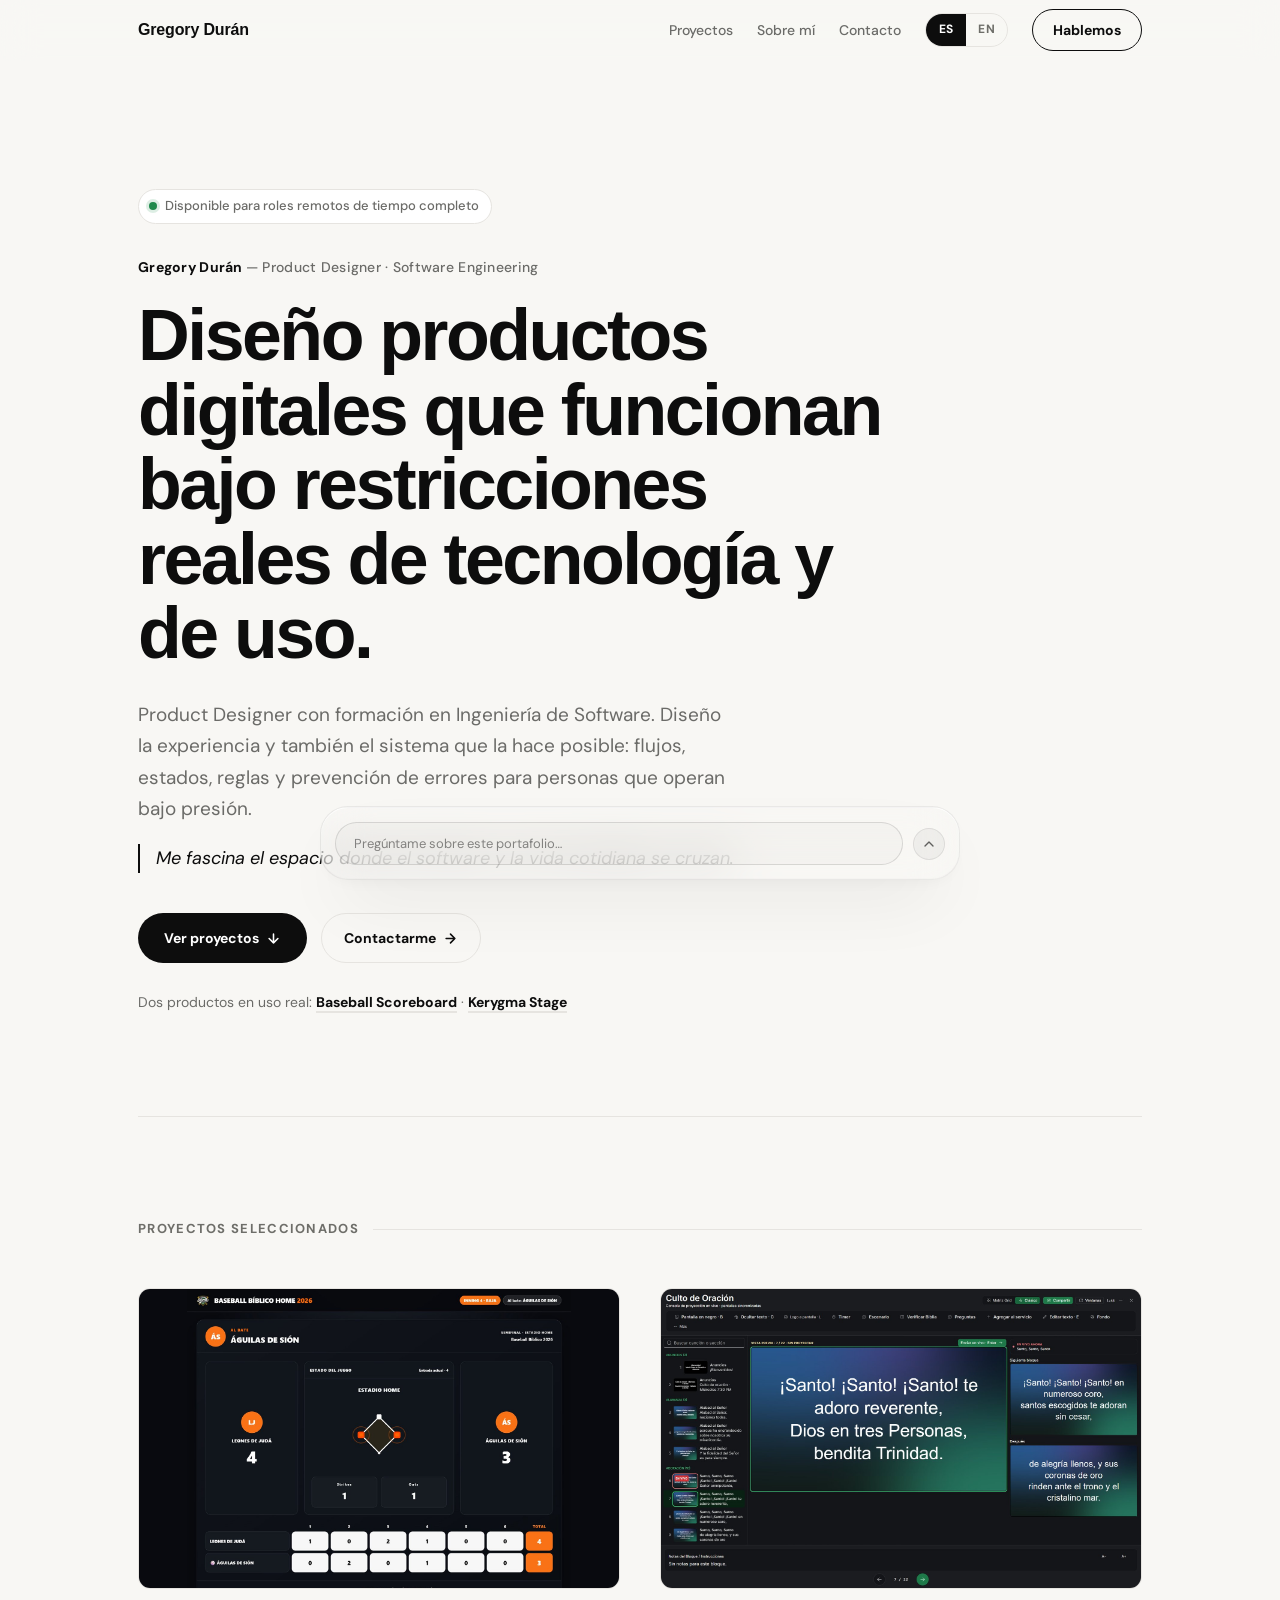
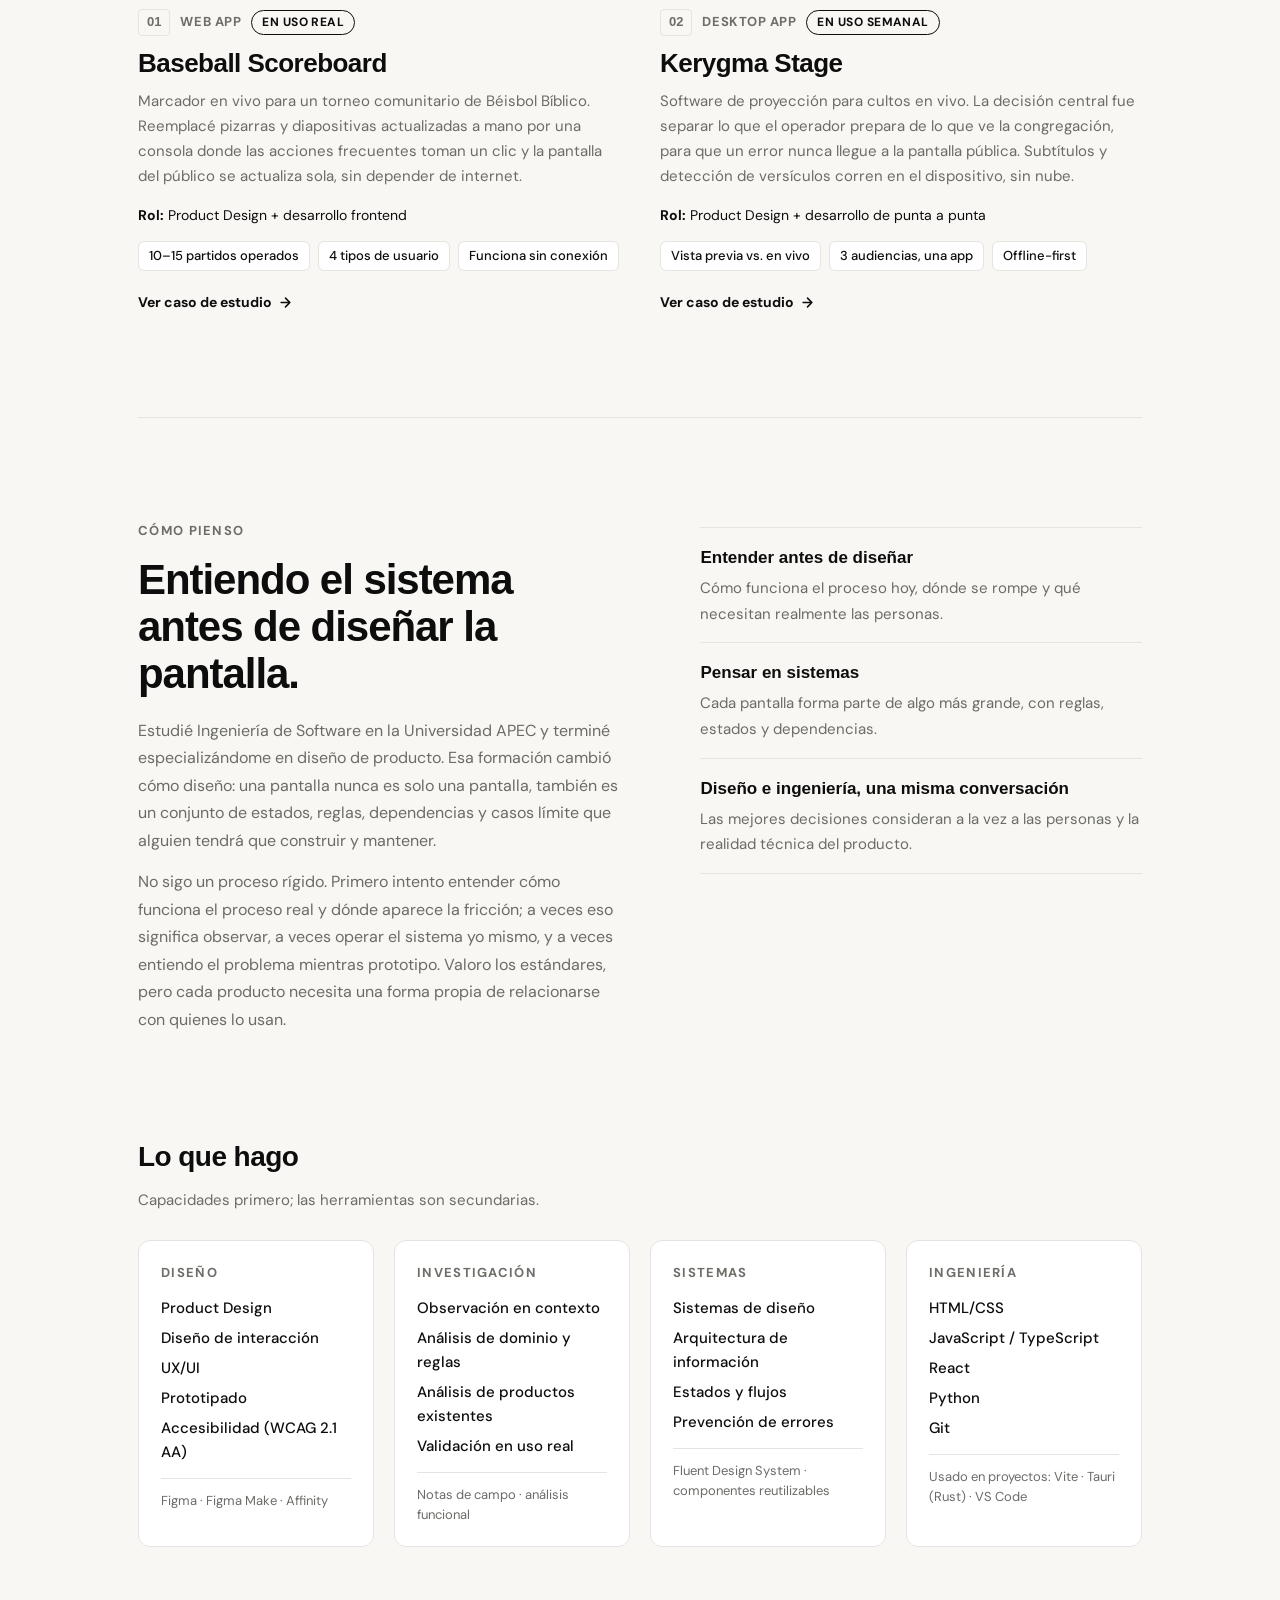
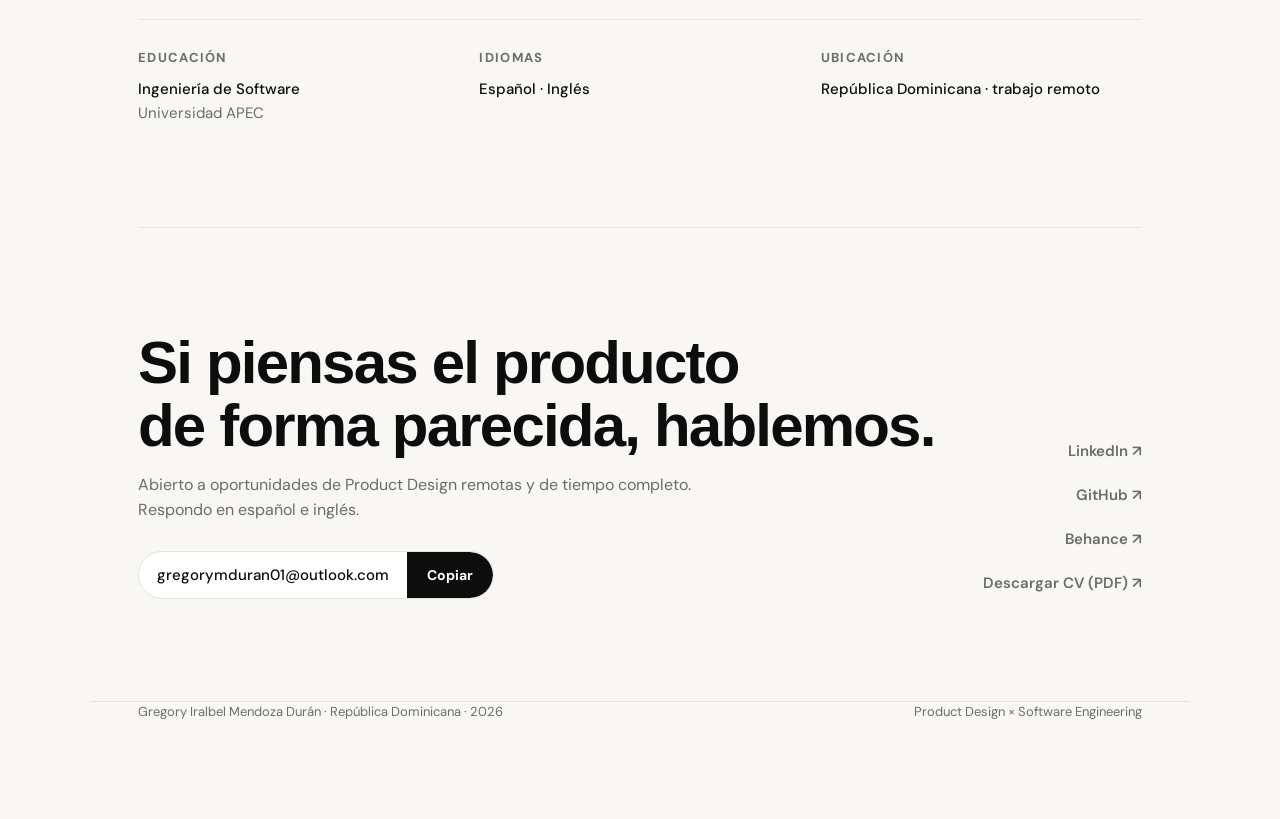
<file: index.html>
<!DOCTYPE html>
<html lang="es">

<head>
  <meta charset="UTF-8">
  <meta name="viewport" content="width=device-width, initial-scale=1.0">
  <title data-i18n="meta.home.title">Gregory Durán — Product Designer · Software Engineering</title>
  <meta name="description"
    content="Product Designer con formación en Ingeniería de Software. Diseño productos digitales claros y sistemas de interacción que funcionan bajo restricciones reales de tecnología y uso.">
  <link rel="canonical" href="https://gregorymduran.github.io/">
  <meta name="author" content="Gregory Durán">
  <meta name="theme-color" content="#F8F7F4">
  <link rel="icon"
    href="data:image/svg+xml,%3Csvg xmlns='http://www.w3.org/2000/svg' viewBox='0 0 100 100'%3E%3Crect width='100' height='100' rx='22' fill='%230D0D0D'/%3E%3Ctext x='50' y='70' font-family='Arial,sans-serif' font-size='58' font-weight='900' fill='%23F8F7F4' text-anchor='middle'%3EG%3C/text%3E%3C/svg%3E">

  <!-- Open Graph / Twitter Card -->
  <meta property="og:type" content="website">
  <meta property="og:site_name" content="Gregory Durán">
  <meta property="og:locale" content="es_DO">
  <meta property="og:locale:alternate" content="en_US">
  <meta property="og:title" content="Gregory Durán — Product Designer · Software Engineering">
  <meta property="og:description"
    content="Diseño productos digitales claros y sistemas de interacción que funcionan bajo restricciones reales de tecnología y uso.">
  <meta property="og:url" content="https://gregorymduran.github.io/">
  <meta property="og:image" content="https://gregorymduran.github.io/assets/img/og-cover.jpg">
  <meta property="og:image:width" content="1200">
  <meta property="og:image:height" content="630">
  <meta property="og:image:alt" content="Gregory Durán — Product Designer. Product Design × Systems × Software Engineering">
  <meta name="twitter:card" content="summary_large_image">
  <meta name="twitter:title" content="Gregory Durán — Product Designer · Software Engineering">
  <meta name="twitter:description"
    content="Diseño productos digitales claros y sistemas de interacción que funcionan bajo restricciones reales de tecnología y uso.">
  <meta name="twitter:image" content="https://gregorymduran.github.io/assets/img/og-cover.jpg">
  <meta name="twitter:image:alt" content="Gregory Durán — Product Designer. Product Design × Systems × Software Engineering">

  <script type="application/ld+json">
  {
    "@context": "https://schema.org",
    "@graph": [
      {
        "@type": "Person",
        "@id": "https://gregorymduran.github.io/#person",
        "name": "Gregory Durán",
        "alternateName": "Gregory Iralbel Mendoza Durán",
        "jobTitle": "Product Designer",
        "description": "Product Designer with a Software Engineering background.",
        "url": "https://gregorymduran.github.io/",
        "image": "https://gregorymduran.github.io/assets/img/og-cover.jpg",
        "email": "mailto:gregorymduran01@outlook.com",
        "address": { "@type": "PostalAddress", "addressCountry": "DO" },
        "alumniOf": { "@type": "CollegeOrUniversity", "name": "Universidad APEC" },
        "knowsLanguage": ["es", "en"],
        "knowsAbout": ["Product Design", "UX/UI Design", "Interaction Design", "Design Systems", "User Research", "Prototyping", "Software Engineering"],
        "sameAs": [
          "https://www.linkedin.com/in/gregmduran/",
          "https://github.com/gregorymduran",
          "https://www.behance.net/gregmduran"
        ]
      },
      {
        "@type": "WebSite",
        "@id": "https://gregorymduran.github.io/#website",
        "url": "https://gregorymduran.github.io/",
        "name": "Gregory Durán — Product Designer",
        "inLanguage": ["es", "en"],
        "author": { "@id": "https://gregorymduran.github.io/#person" }
      },
      {
        "@type": "ItemList",
        "name": "Selected case studies",
        "itemListElement": [
          { "@type": "ListItem", "position": 1, "url": "https://gregorymduran.github.io/proyectos/baseball-scoreboard.html", "name": "Baseball Scoreboard" },
          { "@type": "ListItem", "position": 2, "url": "https://gregorymduran.github.io/proyectos/kerygma-stage.html", "name": "Kerygma Stage" }
        ]
      }
    ]
  }
  </script>

  <script>document.documentElement.classList.add('js');</script>
  <link rel="preconnect" href="https://fonts.googleapis.com">
  <link rel="preconnect" href="https://fonts.gstatic.com" crossorigin>
  <link rel="preconnect" href="https://api.fontshare.com" crossorigin>
  <link href="https://fonts.googleapis.com/css2?family=DM+Sans:ital,wght@0,400;0,500;1,400&display=swap" rel="stylesheet">
  <link rel="stylesheet" href="https://api.fontshare.com/v2/css?f[]=satoshi@400,700,800,900&display=swap">
  <link rel="stylesheet" href="css/base.css">
  <style>
    body {
      background: var(--bg);
      color: var(--ink);
      font-family: 'DM Sans', sans-serif;
      font-size: 16px;
      line-height: 1.6;
      -webkit-font-smoothing: antialiased;
    }

    .g {
      max-width: 1100px;
      margin: 0 auto;
      padding: 0 48px
    }

    @media(max-width:860px) {
      .g {
        padding: 0 28px
      }
    }

    @media(max-width:540px) {
      .g {
        padding: 0 20px
      }
    }

    /* ── Nav ─────────────────────────────── */
    .nav-row {
      height: 60px;
      display: flex;
      align-items: center;
      justify-content: space-between
    }

    .nav-right {
      display: flex;
      align-items: center;
      gap: 24px
    }

    .nav-links {
      display: flex;
      gap: 24px
    }

    .nav-links a {
      font-size: 14px;
      font-weight: 500;
      color: var(--ink-2);
      transition: color var(--ease)
    }

    .nav-links a:hover {
      color: var(--ink)
    }

    .nav-contact {
      font-size: 14px;
      font-weight: 700;
      padding: 9px 20px;
      border: 1.5px solid var(--ink);
      border-radius: 99px;
      transition: background var(--ease), color var(--ease);
      white-space: nowrap;
    }

    .nav-contact:hover {
      background: var(--ink);
      color: #fff
    }

    .nav-burger {
      display: none;
      width: 44px;
      height: 44px;
      align-items: center;
      justify-content: center;
      border-radius: 8px;
      color: var(--ink)
    }

    .m-menu {
      display: none;
      position: fixed;
      inset: 60px 0 0;
      background: var(--bg);
      z-index: 99;
      padding: 32px 20px;
      overflow-y: auto
    }

    .m-menu.open {
      display: block
    }

    .m-menu a {
      display: block;
      font-family: 'Satoshi', sans-serif;
      font-size: 28px;
      font-weight: 800;
      padding: 14px 0;
      border-bottom: 1px solid var(--line);
      color: var(--ink)
    }

    .m-menu .nav-contact {
      display: inline-flex;
      margin-top: 28px;
      font-size: 15px;
      padding: 13px 28px
    }

    .m-menu .lang-toggle {
      margin-top: 24px;
      height: 44px;
      width: max-content
    }

    .m-menu .lang-toggle button {
      font-size: 14px;
      padding: 0 18px
    }

    html.menu-open {
      overflow: hidden
    }

    @media(max-width:680px) {

      .nav-links,
      .nav-contact {
        display: none
      }

      .nav-right .lang-toggle {
        display: none
      }

      .nav-burger {
        display: flex
      }
    }

    /* ── Hero ─────────────────────────────── */
    .hero {
      padding: clamp(64px, 10vw, 136px) 0 clamp(56px, 8vw, 104px);
      border-bottom: 1px solid var(--line)
    }

    .hero-status {
      display: inline-flex;
      align-items: center;
      gap: 8px;
      font-size: 13px;
      font-weight: 500;
      color: var(--ink-2);
      padding: 6px 12px 6px 10px;
      border: 1px solid var(--line);
      border-radius: 99px;
      background: var(--surface);
      margin-bottom: 32px
    }

    .hero-status .dot {
      width: 8px;
      height: 8px;
      border-radius: 50%;
      background: #1F8A4C;
      box-shadow: 0 0 0 3px rgba(31, 138, 76, .15);
      flex-shrink: 0
    }

    .hero-tag {
      font-size: 14px;
      font-weight: 700;
      letter-spacing: .02em;
      color: var(--ink);
      margin-bottom: 20px
    }

    .hero-tag span {
      color: var(--ink-2);
      font-weight: 500
    }

    .hero h1 {
      font-family: 'Satoshi', sans-serif;
      font-size: clamp(36px, 5.6vw, 72px);
      font-weight: 900;
      letter-spacing: -.035em;
      line-height: 1.04;
      max-width: 19ch;
      margin-bottom: 28px;
    }

    .hero-desc {
      font-size: clamp(16px, 1.7vw, 19px);
      color: var(--ink-2);
      max-width: 600px;
      line-height: 1.65;
      margin-bottom: 20px
    }

    .hero-quote {
      font-size: clamp(16px, 1.6vw, 18px);
      font-style: italic;
      color: var(--ink);
      max-width: 600px;
      line-height: 1.6;
      padding-left: 16px;
      border-left: 2px solid var(--ink);
      margin-bottom: 40px
    }

    @media(max-width:540px) {
      .hero {
        padding-top: 36px
      }

      .hero-status {
        margin-bottom: 24px
      }

      .hero h1 {
        font-size: 34px;
        margin-bottom: 20px
      }

      .hero-desc {
        font-size: 16px
      }

      .hero-quote {
        margin-bottom: 28px
      }
    }

    .hero-btns {
      display: flex;
      gap: 14px;
      flex-wrap: wrap;
      align-items: center
    }

    .btn-line {
      display: inline-flex;
      align-items: center;
      gap: 7px;
      height: 50px;
      padding: 0 22px;
      border-radius: 99px;
      font-weight: 700;
      font-size: 14px;
      color: var(--ink);
      border: 1.5px solid var(--line);
      transition: border-color var(--ease);
    }

    .btn-line svg {
      transition: transform var(--ease)
    }

    .btn-line:hover {
      border-color: var(--ink)
    }

    .btn-line:hover svg {
      transform: translateX(3px)
    }

    .hero-proof {
      margin-top: 28px;
      font-size: 14px;
      color: var(--ink-2)
    }

    .hero-proof a {
      color: var(--ink);
      font-weight: 700;
      text-decoration: underline;
      text-decoration-color: var(--line);
      text-underline-offset: 4px;
      text-decoration-thickness: 2px;
      transition: text-decoration-color var(--ease)
    }

    .hero-proof a:hover {
      text-decoration-color: var(--ink)
    }

    /* ── Section labels ───────────────────── */
    .row-label {
      font-size: 13px;
      font-weight: 700;
      letter-spacing: .1em;
      text-transform: uppercase;
      color: var(--ink-3);
      margin-bottom: 48px;
      display: flex;
      align-items: center;
      gap: 14px;
    }

    .row-label::after {
      content: '';
      flex: 1;
      height: 1px;
      background: var(--line)
    }

    /* ── Work ─────────────────────────────── */
    .work {
      padding: clamp(56px, 8vw, 112px) 0
    }

    .work-grid {
      display: grid;
      grid-template-columns: repeat(2, 1fr);
      gap: 64px 40px
    }

    @media(max-width:768px) {
      .work-grid {
        grid-template-columns: 1fr;
        gap: 56px
      }
    }

    .proj {
      display: flex;
      flex-direction: column;
      position: relative
    }

    .proj-link {
      position: absolute;
      inset: 0;
      z-index: 3;
      border-radius: 14px
    }

    .proj-link:focus-visible {
      outline: 2px solid var(--ink);
      outline-offset: 6px;
      border-radius: 14px
    }

    .proj-img {
      width: 100%;
      aspect-ratio: 16/10;
      border-radius: 12px;
      overflow: hidden;
      background: #EAE8E4;
      border: 1px solid var(--line);
      margin-bottom: 20px;
      transition: transform var(--ease), box-shadow var(--ease);
    }

    .proj-img img {
      width: 100%;
      height: 100%;
      object-fit: cover;
      transition: transform var(--ease)
    }

    .proj:hover .proj-img {
      transform: translateY(-6px);
      box-shadow: 0 20px 38px -10px rgba(13, 13, 13, .12)
    }

    .proj:hover .proj-img img {
      transform: scale(1.03)
    }

    .proj:hover .proj-name,
    .proj-link:focus-visible~.proj-body .proj-name {
      text-decoration: underline;
      text-underline-offset: 4px
    }

    .proj-meta {
      display: flex;
      align-items: center;
      gap: 10px;
      margin-bottom: 12px;
      flex-wrap: wrap
    }

    .proj-num {
      font-family: 'Satoshi', sans-serif;
      font-size: 13px;
      font-weight: 700;
      color: var(--ink-3);
      border: 1px solid var(--line);
      padding: 2px 8px;
      border-radius: 4px
    }

    .proj-type {
      font-size: 13px;
      font-weight: 700;
      letter-spacing: .04em;
      text-transform: uppercase;
      color: var(--ink-3)
    }

    .proj-status {
      font-size: 12px;
      font-weight: 700;
      letter-spacing: .04em;
      text-transform: uppercase;
      padding: 2px 10px;
      border-radius: 99px;
      border: 1px solid currentColor;
      color: var(--ink)
    }

    .proj-name {
      font-family: 'Satoshi', sans-serif;
      font-size: clamp(22px, 2.4vw, 26px);
      font-weight: 800;
      letter-spacing: -.02em;
      line-height: 1.2;
      color: var(--ink);
      margin-bottom: 10px;
    }

    .proj-desc {
      font-size: 15px;
      color: var(--ink-2);
      line-height: 1.65;
      margin-bottom: 16px
    }

    .proj-role {
      font-size: 14px;
      color: var(--ink);
      margin-bottom: 14px
    }

    .proj-role strong {
      font-weight: 700
    }

    .proj-kpi {
      display: flex;
      gap: 8px;
      flex-wrap: wrap
    }

    .proj-kpi li {
      font-size: 13px;
      font-weight: 500;
      color: var(--ink);
      background: var(--surface);
      padding: 4px 10px;
      border-radius: 6px;
      border: 1px solid var(--line)
    }

    .proj-cta {
      display: inline-flex;
      align-items: center;
      gap: 6px;
      margin-top: 20px;
      font-size: 14px;
      font-weight: 700;
      color: var(--ink)
    }

    .proj-cta svg {
      transition: transform var(--ease)
    }

    .proj:hover .proj-cta svg {
      transform: translateX(3px)
    }

    /* ── About ────────────────────────────── */
    .about {
      padding: clamp(56px, 8vw, 112px) 0;
      border-top: 1px solid var(--line)
    }

    .about-grid {
      display: grid;
      grid-template-columns: 1.1fr 1fr;
      gap: clamp(40px, 6vw, 88px);
      align-items: start;
      margin-bottom: clamp(56px, 7vw, 88px)
    }

    @media(max-width:760px) {
      .about-grid {
        grid-template-columns: 1fr
      }
    }

    .about-left h2 {
      font-family: 'Satoshi', sans-serif;
      font-size: clamp(28px, 3.6vw, 42px);
      font-weight: 900;
      letter-spacing: -.025em;
      line-height: 1.12;
      margin-bottom: 20px
    }

    .about-kicker {
      font-size: 13px;
      font-weight: 700;
      letter-spacing: .1em;
      text-transform: uppercase;
      color: var(--ink-3);
      margin-bottom: 14px
    }

    .about-left p:not(.about-kicker) {
      font-size: 16px;
      color: var(--ink-2);
      line-height: 1.72;
      margin-bottom: 14px
    }

    .about-right {
      display: flex;
      flex-direction: column;
      gap: 28px;
      padding-top: 6px
    }

    .principles li {
      padding: 16px 0;
      border-top: 1px solid var(--line)
    }

    .principles li:last-child {
      border-bottom: 1px solid var(--line)
    }

    .principles strong {
      display: block;
      font-family: 'Satoshi', sans-serif;
      font-size: 17px;
      font-weight: 800;
      color: var(--ink);
      margin-bottom: 4px
    }

    .principles span {
      font-size: 15px;
      color: var(--ink-2);
      line-height: 1.6
    }

    /* Skills */
    .skills-head {
      font-family: 'Satoshi', sans-serif;
      font-size: clamp(22px, 2.6vw, 28px);
      font-weight: 900;
      letter-spacing: -.02em;
      margin-bottom: 8px
    }

    .skills-sub {
      font-size: 15px;
      color: var(--ink-2);
      margin-bottom: 28px;
      max-width: 620px
    }

    .skills {
      display: grid;
      grid-template-columns: repeat(4, 1fr);
      gap: 20px;
      margin-bottom: clamp(48px, 6vw, 72px)
    }

    @media(max-width:960px) {
      .skills {
        grid-template-columns: repeat(2, 1fr)
      }
    }

    @media(max-width:540px) {
      .skills {
        grid-template-columns: 1fr
      }
    }

    .skill {
      background: var(--surface);
      border: 1px solid var(--line);
      border-radius: 12px;
      padding: 22px
    }

    .skill h3 {
      font-size: 13px;
      font-weight: 700;
      letter-spacing: .1em;
      text-transform: uppercase;
      color: var(--ink-3);
      margin-bottom: 12px
    }

    .skill ul {
      display: flex;
      flex-direction: column;
      gap: 6px;
      margin-bottom: 14px
    }

    .skill li {
      font-size: 15px;
      font-weight: 500;
      color: var(--ink)
    }

    .skill .tools {
      font-size: 13px;
      color: var(--ink-2);
      padding-top: 12px;
      border-top: 1px solid var(--line);
      line-height: 1.5
    }

    /* Education */
    .edu {
      display: grid;
      grid-template-columns: repeat(3, 1fr);
      gap: 20px;
      padding-top: 28px;
      border-top: 1px solid var(--line)
    }

    @media(max-width:680px) {
      .edu {
        grid-template-columns: 1fr
      }
    }

    .edu h3 {
      font-size: 13px;
      font-weight: 700;
      letter-spacing: .1em;
      text-transform: uppercase;
      color: var(--ink-3);
      margin-bottom: 8px
    }

    .edu p {
      font-size: 15px;
      font-weight: 500;
      color: var(--ink)
    }

    .edu p span {
      display: block
    }

    .edu p span+span {
      font-weight: 400;
      color: var(--ink-2)
    }

    /* ── Contact ──────────────────────────── */
    .contact {
      padding: clamp(56px, 8vw, 112px) 0;
      border-top: 1px solid var(--line)
    }

    .contact-grid {
      display: grid;
      grid-template-columns: 1fr auto;
      align-items: end;
      gap: 40px
    }

    @media(max-width:680px) {
      .contact-grid {
        grid-template-columns: 1fr
      }
    }

    .contact h2 {
      font-family: 'Satoshi', sans-serif;
      font-size: clamp(30px, 4.8vw, 60px);
      font-weight: 900;
      letter-spacing: -.03em;
      line-height: 1.06;
      margin-bottom: 14px
    }

    .contact-sub {
      font-size: 16px;
      color: var(--ink-2);
      margin-bottom: 28px;
      max-width: 560px
    }

    .email-copy {
      display: inline-flex;
      align-items: center;
      border: 1.5px solid var(--line);
      border-radius: 99px;
      background: var(--surface);
      overflow: hidden;
      max-width: 100%
    }

    .email-copy a {
      padding: 0 18px;
      font-size: 15px;
      font-weight: 500;
      color: var(--ink);
      white-space: nowrap;
      overflow: hidden;
      text-overflow: ellipsis
    }

    .email-copy a:hover {
      text-decoration: underline;
      text-underline-offset: 3px
    }

    .email-copy a:focus-visible {
      outline-offset: -3px
    }

    .email-copy button {
      height: 46px;
      padding: 0 20px;
      background: var(--ink);
      color: #fff;
      font-size: 14px;
      font-weight: 700;
      border-radius: 0 99px 99px 0;
      transition: opacity var(--ease);
      white-space: nowrap;
      flex-shrink: 0
    }

    .email-copy button:hover {
      opacity: .8
    }

    .email-copy button:focus-visible {
      outline-offset: -4px;
      outline-color: #fff
    }

    .social-col {
      display: flex;
      flex-direction: column;
      align-items: flex-end;
      gap: 12px
    }

    @media(max-width:680px) {
      .social-col {
        flex-direction: row;
        align-items: flex-start;
        flex-wrap: wrap;
        gap: 12px 20px
      }
    }

    .social-col a {
      font-size: 15px;
      font-weight: 600;
      color: var(--ink-2);
      transition: color var(--ease);
      padding: 4px 0
    }

    .social-col a:hover {
      color: var(--ink)
    }

    .footer span {
      font-size: 13px;
      color: var(--ink-3)
    }

    /* ── Scroll offset ────────────────────── */
    #work,
    #about,
    #contact {
      scroll-margin-top: 72px
    }
  </style>
</head>

<body>

  <a href="#main" class="skip" data-i18n="skip">Saltar al contenido</a>

  <!-- NAV -->
  <header class="nav" id="siteNav">
    <div class="g nav-row">
      <a href="#main" class="nav-name">Gregory Durán</a>
      <div class="nav-right">
        <nav class="nav-links" data-i18n-aria="navigation.label" aria-label="Principal">
          <a href="#work" data-i18n="navigation.work">Proyectos</a>
          <a href="#about" data-i18n="navigation.about">Sobre mí</a>
          <a href="#contact" data-i18n="navigation.contact">Contacto</a>
        </nav>
        <div class="lang-toggle" role="group" aria-label="Idioma / Language">
          <button type="button" id="btnEs" class="active" lang="es" aria-pressed="true" aria-label="Español">ES</button>
          <button type="button" id="btnEn" lang="en" aria-pressed="false" aria-label="English">EN</button>
        </div>
        <a href="#contact" class="nav-contact" data-i18n="navigation.cta">Hablemos</a>
      </div>
      <button type="button" class="nav-burger" id="navBurger" aria-label="Abrir menú" aria-expanded="false" aria-controls="mMenu">
        <svg width="22" height="22" viewBox="0 0 24 24" fill="none" stroke="currentColor" stroke-width="2"
          stroke-linecap="round" aria-hidden="true">
          <line x1="3" y1="6" x2="21" y2="6" />
          <line x1="3" y1="12" x2="21" y2="12" />
          <line x1="3" y1="18" x2="21" y2="18" />
        </svg>
      </button>
    </div>
  </header>

  <nav class="m-menu" id="mMenu" data-i18n-aria="navigation.mobileLabel" aria-label="Menú móvil">
    <a href="#work" data-i18n="navigation.work">Proyectos</a>
    <a href="#about" data-i18n="navigation.about">Sobre mí</a>
    <a href="#contact" data-i18n="navigation.contact">Contacto</a>
    <a href="#contact" class="nav-contact" data-i18n="navigation.cta">Hablemos</a>
    <div class="lang-toggle" role="group" aria-label="Idioma / Language">
      <button type="button" id="btnEsM" class="active" lang="es" aria-pressed="true" aria-label="Español">ES</button>
      <button type="button" id="btnEnM" lang="en" aria-pressed="false" aria-label="English">EN</button>
    </div>
  </nav>

  <main id="main">

    <!-- HERO -->
    <div class="g">
      <section class="hero" aria-labelledby="hero-title">
        <p class="hero-status rv"><span class="dot" aria-hidden="true"></span><span data-i18n="hero.status">Disponible para roles remotos de tiempo completo</span></p>
        <p class="hero-tag rv">Gregory Durán <span>— Product Designer · Software Engineering</span></p>
        <h1 class="rv" id="hero-title" data-i18n="hero.title">Diseño productos digitales que funcionan bajo restricciones reales de tecnología y de uso.</h1>
        <p class="hero-desc rv" data-i18n="hero.description">Product Designer con formación en Ingeniería de Software. Diseño la experiencia y también el sistema que la hace posible: flujos, estados, reglas y prevención de errores para personas que operan bajo presión.</p>
        <p class="hero-quote rv" data-i18n="hero.quote">Me fascina el espacio donde el software y la vida cotidiana se cruzan.</p>
        <div class="hero-btns rv">
          <a href="#work" class="btn-fill">
            <span data-i18n="hero.buttonProjects">Ver proyectos</span>
            <svg width="15" height="15" viewBox="0 0 24 24" fill="none" stroke="currentColor" stroke-width="2.5"
              stroke-linecap="round" stroke-linejoin="round" aria-hidden="true">
              <path d="M12 5v14M5 12l7 7 7-7" />
            </svg>
          </a>
          <a href="#contact" class="btn-line">
            <span data-i18n="hero.buttonContact">Contactarme</span>
            <svg width="15" height="15" viewBox="0 0 24 24" fill="none" stroke="currentColor" stroke-width="2.5"
              stroke-linecap="round" stroke-linejoin="round" aria-hidden="true">
              <path d="M5 12h14M12 5l7 7-7 7" />
            </svg>
          </a>
        </div>
        <p class="hero-proof rv"><span data-i18n="hero.proof">Dos productos en uso real:</span> <a href="proyectos/baseball-scoreboard.html">Baseball Scoreboard</a> · <a href="proyectos/kerygma-stage.html">Kerygma Stage</a></p>
      </section>
    </div>

    <!-- WORK -->
    <div class="g">
      <section class="work" id="work" aria-labelledby="work-title">
        <h2 class="row-label" id="work-title" data-i18n="work.label">Proyectos seleccionados</h2>

        <div class="work-grid" role="list">
          <!-- PROJECTS:START -->
          <!-- 01 Baseball Scoreboard -->
          <article class="proj rv" role="listitem">
            <a href="proyectos/baseball-scoreboard.html" class="proj-link" data-i18n-aria="projects.baseball.aria" aria-label="Baseball Scoreboard — Ver caso de estudio"></a>
            <div class="proj-img">
              <img src="assets/img/baseball-scoreboard/cover.jpg" data-i18n-alt="projects.baseball.imageAlt" alt="Consola del operador y pantalla de proyección de Baseball Scoreboard" width="1600" height="1000" loading="lazy">
            </div>
            <div class="proj-body">
              <div class="proj-meta">
                <span class="proj-num">01</span>
                <span class="proj-type" data-i18n="projects.baseball.type">Web App</span>
                <span class="proj-status" data-i18n="projects.baseball.status">En uso real</span>
              </div>
              <h3 class="proj-name" data-i18n="projects.baseball.title">Baseball Scoreboard</h3>
              <p class="proj-desc" data-i18n="projects.baseball.description">Marcador en vivo para un torneo comunitario de Béisbol Bíblico. Reemplacé pizarras y diapositivas actualizadas a mano por una consola donde las acciones frecuentes toman un clic y la pantalla del público se actualiza sola, sin depender de internet.</p>
              <p class="proj-role"><strong data-i18n="projects.roleLabel">Rol:</strong> <span data-i18n="projects.baseball.role">Product Design + desarrollo frontend</span></p>
              <ul class="proj-kpi">
                <li data-i18n="projects.baseball.fact1">10–15 partidos operados</li>
                <li data-i18n="projects.baseball.fact2">4 tipos de usuario</li>
                <li data-i18n="projects.baseball.fact3">Funciona sin conexión</li>
              </ul>
              <span class="proj-cta" aria-hidden="true"><span data-i18n="projects.cta">Ver caso de estudio</span>
                <svg width="15" height="15" viewBox="0 0 24 24" fill="none" stroke="currentColor" stroke-width="2.5" stroke-linecap="round" stroke-linejoin="round"><path d="M5 12h14M12 5l7 7-7 7" /></svg>
              </span>
            </div>
          </article>

          <!-- 02 Kerygma Stage -->
          <article class="proj rv" role="listitem">
            <a href="proyectos/kerygma-stage.html" class="proj-link" data-i18n-aria="projects.kerygma.aria" aria-label="Kerygma Stage — Ver caso de estudio"></a>
            <div class="proj-img">
              <img src="assets/img/kerygma-stage/cover.jpg" data-i18n-alt="projects.kerygma.imageAlt" alt="Consola del operador de Kerygma Stage con vista previa y vista en vivo" width="1600" height="1000" loading="lazy">
            </div>
            <div class="proj-body">
              <div class="proj-meta">
                <span class="proj-num">02</span>
                <span class="proj-type" data-i18n="projects.kerygma.type">Desktop App</span>
                <span class="proj-status" data-i18n="projects.kerygma.status">En uso semanal</span>
              </div>
              <h3 class="proj-name" data-i18n="projects.kerygma.title">Kerygma Stage</h3>
              <p class="proj-desc" data-i18n="projects.kerygma.description">Software de proyección para cultos en vivo. La decisión central fue separar lo que el operador prepara de lo que ve la congregación, para que un error nunca llegue a la pantalla pública. Subtítulos y detección de versículos corren en el dispositivo, sin nube.</p>
              <p class="proj-role"><strong data-i18n="projects.roleLabel">Rol:</strong> <span data-i18n="projects.kerygma.role">Product Design + desarrollo de punta a punta</span></p>
              <ul class="proj-kpi">
                <li data-i18n="projects.kerygma.fact1">Vista previa vs. en vivo</li>
                <li data-i18n="projects.kerygma.fact2">3 audiencias, una app</li>
                <li data-i18n="projects.kerygma.fact3">Offline-first</li>
              </ul>
              <span class="proj-cta" aria-hidden="true"><span data-i18n="projects.cta">Ver caso de estudio</span>
                <svg width="15" height="15" viewBox="0 0 24 24" fill="none" stroke="currentColor" stroke-width="2.5" stroke-linecap="round" stroke-linejoin="round"><path d="M5 12h14M12 5l7 7-7 7" /></svg>
              </span>
            </div>
          </article>
          <!-- PROJECTS:END -->

        </div>
      </section>
    </div>

    <!-- ABOUT -->
    <div class="g">
      <section class="about" id="about" aria-labelledby="about-title">
        <div class="about-grid">
          <div class="about-left rv">
            <p class="about-kicker" data-i18n="about.kicker">Cómo pienso</p>
            <h2 id="about-title" data-i18n="about.title">Entiendo el sistema antes de diseñar la pantalla.</h2>
            <p data-i18n="about.paragraph1">Estudié Ingeniería de Software en la Universidad APEC y terminé especializándome en diseño de producto. Esa formación cambió cómo diseño: una pantalla nunca es solo una pantalla, también es un conjunto de estados, reglas, dependencias y casos límite que alguien tendrá que construir y mantener.</p>
            <p data-i18n="about.paragraph2">No sigo un proceso rígido. Primero intento entender cómo funciona el proceso real y dónde aparece la fricción; a veces eso significa observar, a veces operar el sistema yo mismo, y a veces entiendo el problema mientras prototipo. Valoro los estándares, pero cada producto necesita una forma propia de relacionarse con quienes lo usan.</p>
          </div>
          <div class="about-right rv">
            <ul class="principles">
              <li><strong data-i18n="about.principle1.title">Entender antes de diseñar</strong><span data-i18n="about.principle1.body">Cómo funciona el proceso hoy, dónde se rompe y qué necesitan realmente las personas.</span></li>
              <li><strong data-i18n="about.principle2.title">Pensar en sistemas</strong><span data-i18n="about.principle2.body">Cada pantalla forma parte de algo más grande, con reglas, estados y dependencias.</span></li>
              <li><strong data-i18n="about.principle3.title">Diseño e ingeniería, una misma conversación</strong><span data-i18n="about.principle3.body">Las mejores decisiones consideran a la vez a las personas y la realidad técnica del producto.</span></li>
            </ul>
          </div>
        </div>

        <!-- Qué hago -->
        <div class="rv">
          <h2 class="skills-head" data-i18n="skills.title">Lo que hago</h2>
          <p class="skills-sub" data-i18n="skills.subtitle">Capacidades primero; las herramientas son secundarias.</p>
          <div class="skills">
            <div class="skill">
              <h3 data-i18n="skills.design.title">Diseño</h3>
              <ul>
                <li data-i18n="skills.design.item1">Product Design</li>
                <li data-i18n="skills.design.item2">Diseño de interacción</li>
                <li data-i18n="skills.design.item3">UX/UI</li>
                <li data-i18n="skills.design.item4">Prototipado</li>
                <li data-i18n="skills.design.item5">Accesibilidad (WCAG 2.1 AA)</li>
              </ul>
              <p class="tools" data-i18n="skills.design.tools">Figma · Figma Make · Affinity</p>
            </div>
            <div class="skill">
              <h3 data-i18n="skills.research.title">Investigación</h3>
              <ul>
                <li data-i18n="skills.research.item1">Observación en contexto</li>
                <li data-i18n="skills.research.item2">Análisis de dominio y reglas</li>
                <li data-i18n="skills.research.item3">Análisis de productos existentes</li>
                <li data-i18n="skills.research.item4">Validación en uso real</li>
              </ul>
              <p class="tools" data-i18n="skills.research.tools">Notas de campo · análisis funcional</p>
            </div>
            <div class="skill">
              <h3 data-i18n="skills.systems.title">Sistemas</h3>
              <ul>
                <li data-i18n="skills.systems.item1">Sistemas de diseño</li>
                <li data-i18n="skills.systems.item2">Arquitectura de información</li>
                <li data-i18n="skills.systems.item3">Estados y flujos</li>
                <li data-i18n="skills.systems.item4">Prevención de errores</li>
              </ul>
              <p class="tools" data-i18n="skills.systems.tools">Fluent Design System · componentes reutilizables</p>
            </div>
            <div class="skill">
              <h3 data-i18n="skills.engineering.title">Ingeniería</h3>
              <ul>
                <li>HTML/CSS</li>
                <li>JavaScript / TypeScript</li>
                <li>React</li>
                <li>Python</li>
                <li>Git</li>
              </ul>
              <p class="tools" data-i18n="skills.engineering.tools">Usado en proyectos: Vite · Tauri (Rust) · VS Code</p>
            </div>
          </div>
        </div>

        <div class="edu rv">
          <div>
            <h3 data-i18n="about.education.title">Educación</h3>
            <p><span data-i18n="about.education.degree">Ingeniería de Software</span><span>Universidad APEC</span></p>
          </div>
          <div>
            <h3 data-i18n="about.languages.title">Idiomas</h3>
            <p><span data-i18n="about.languages.value">Español · Inglés</span></p>
          </div>
          <div>
            <h3 data-i18n="about.location.title">Ubicación</h3>
            <p><span data-i18n="about.location.value">República Dominicana · trabajo remoto</span></p>
          </div>
        </div>
      </section>
    </div>

    <!-- CONTACT -->
    <div class="g">
      <section class="contact" id="contact" aria-labelledby="contact-title">
        <div class="contact-grid">
          <div class="rv">
            <h2 id="contact-title" data-i18n-html="contact.title">Si piensas el producto<br>de forma parecida, hablemos.</h2>
            <p class="contact-sub" data-i18n="contact.subtitle">Abierto a oportunidades de Product Design remotas y de tiempo completo. Respondo en español e inglés.</p>
            <div class="email-copy">
              <a href="mailto:gregorymduran01@outlook.com" id="emailAddr">gregorymduran01@outlook.com</a>
              <button type="button" id="copyBtn" data-i18n="contact.copyButton" data-i18n-aria="contact.emailLabel" aria-label="Copiar correo electrónico">Copiar</button>
            </div>
            <p class="sr-only" id="copyStatus" role="status" aria-live="polite"></p>
          </div>
          <div class="social-col rv">
            <a href="https://www.linkedin.com/in/gregmduran/" target="_blank" rel="noopener" data-i18n="contact.social.linkedin">LinkedIn ↗</a>
            <a href="https://github.com/gregorymduran" target="_blank" rel="noopener" data-i18n="contact.social.github">GitHub ↗</a>
            <a href="https://www.behance.net/gregmduran" target="_blank" rel="noopener" data-i18n="contact.social.behance">Behance ↗</a>
            <a href="assets/cv/CV_Gregory_Mendoza.pdf" target="_blank" rel="noopener" data-i18n="contact.social.cv">Descargar CV (PDF) ↗</a>
          </div>
        </div>
      </section>
    </div>

  </main>

  <footer class="g footer">
    <span data-i18n="footer.left">Gregory Iralbel Mendoza Durán · República Dominicana · 2026</span>
    <span data-i18n="footer.right">Product Design × Software Engineering</span>
  </footer>

  <script src="./js/i18n.js"></script>
  <script src="./js/main.js"></script>

  <!-- Asistente local (opcional): responde con el contenido de ./agent/*.md, sin backend -->
  <script src="./agent.js" defer></script>
</body>

</html>
</file>
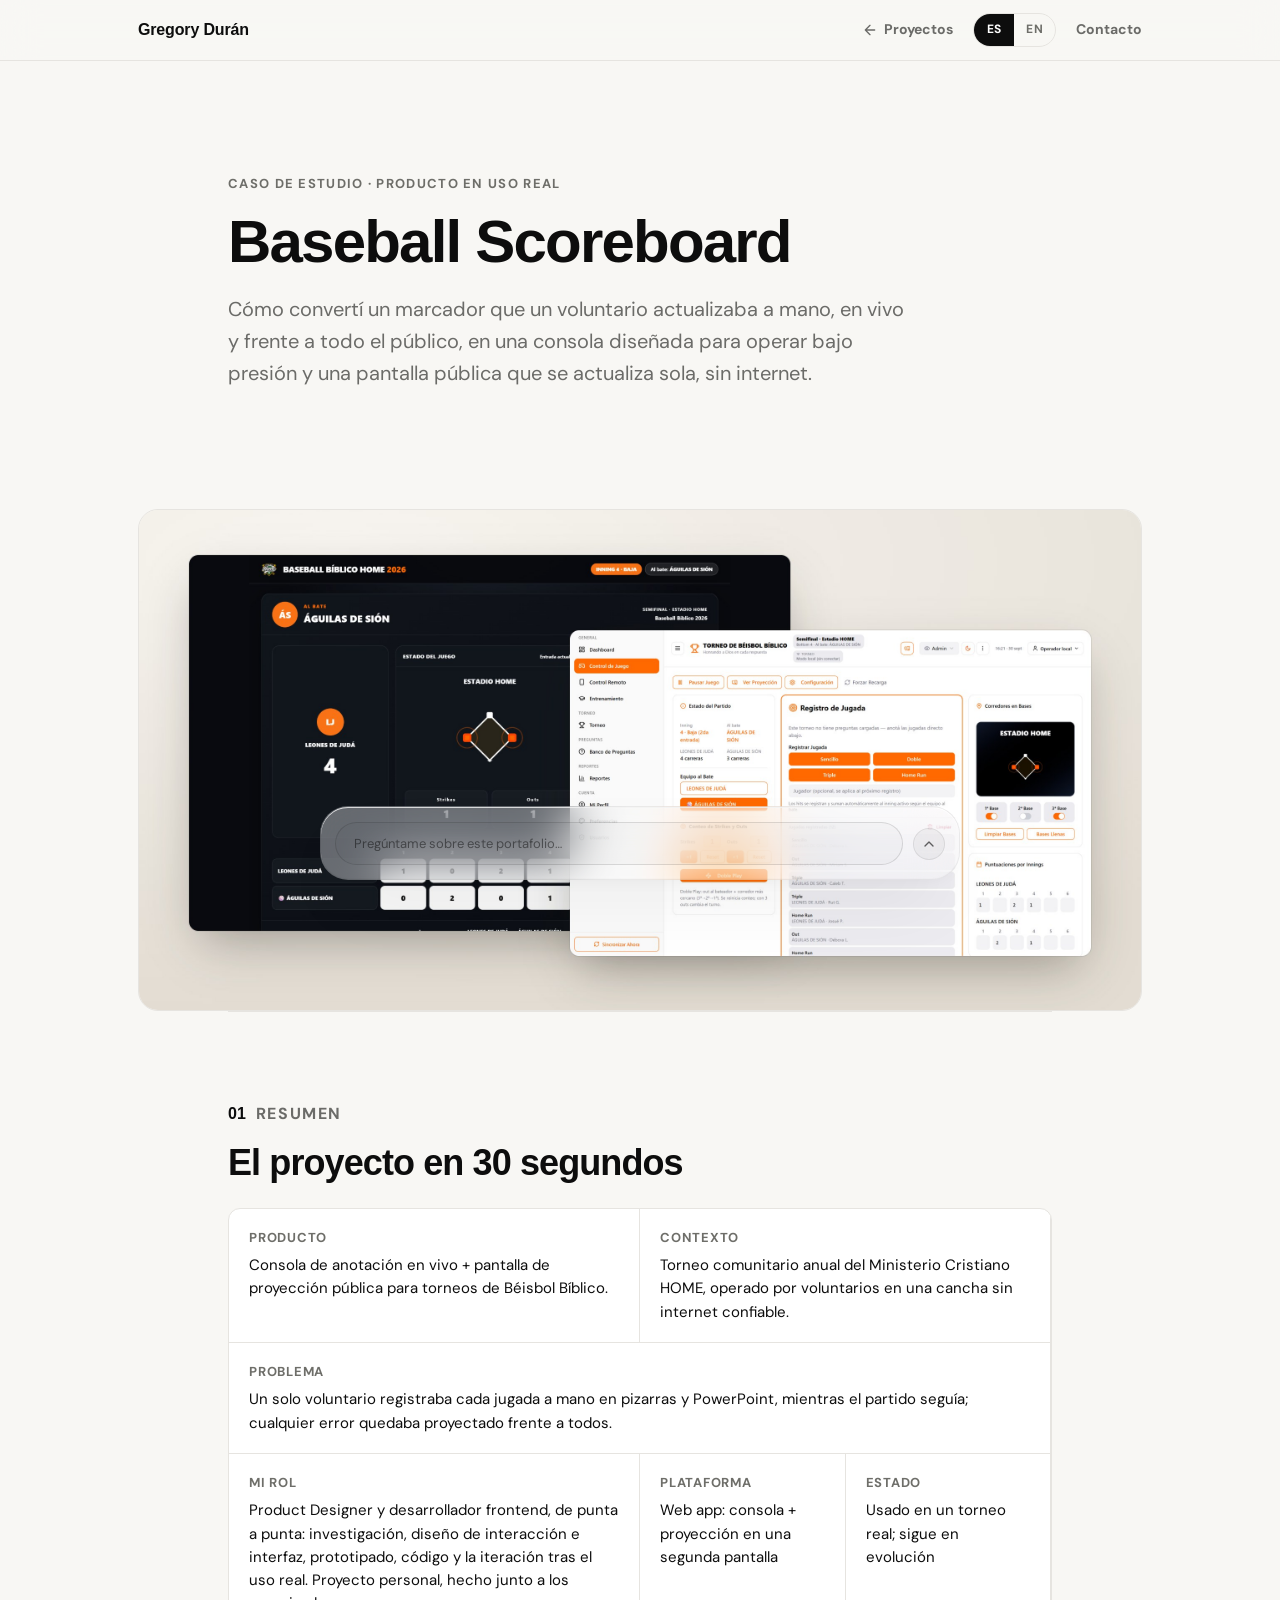
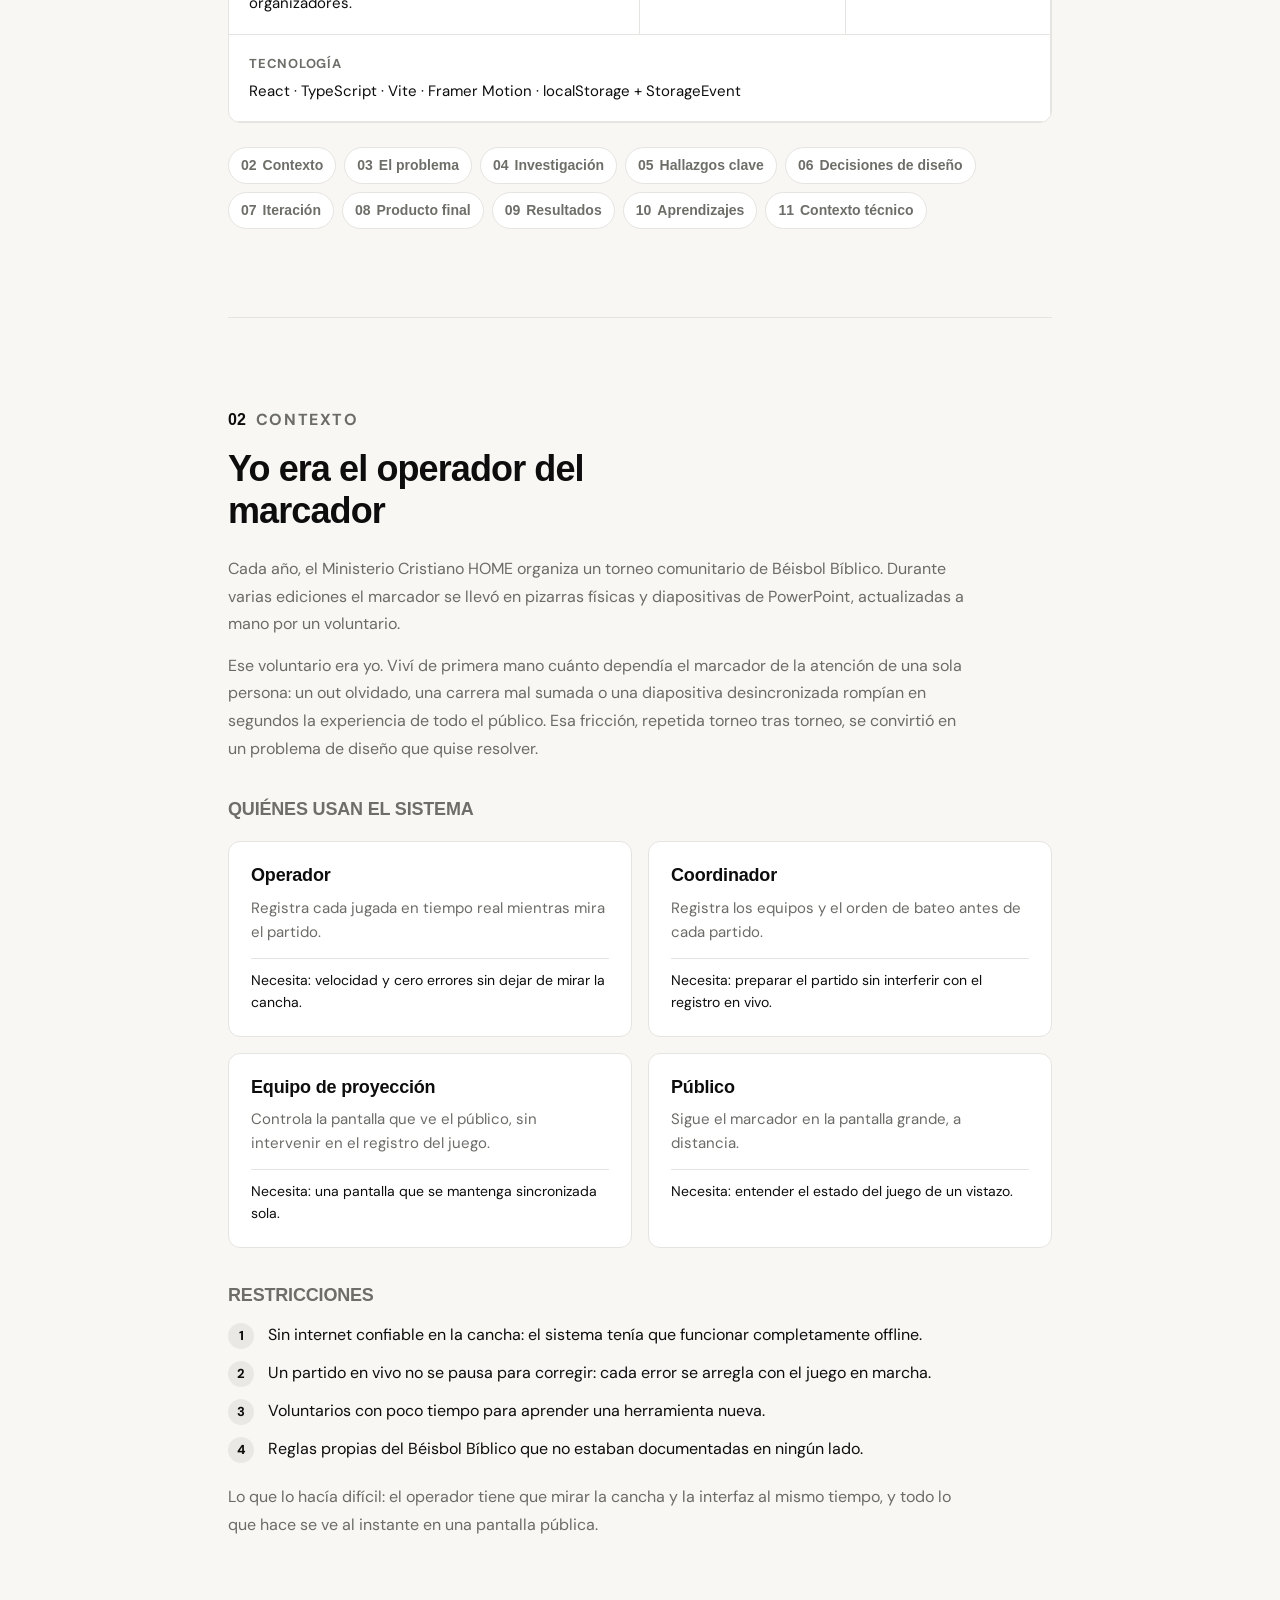
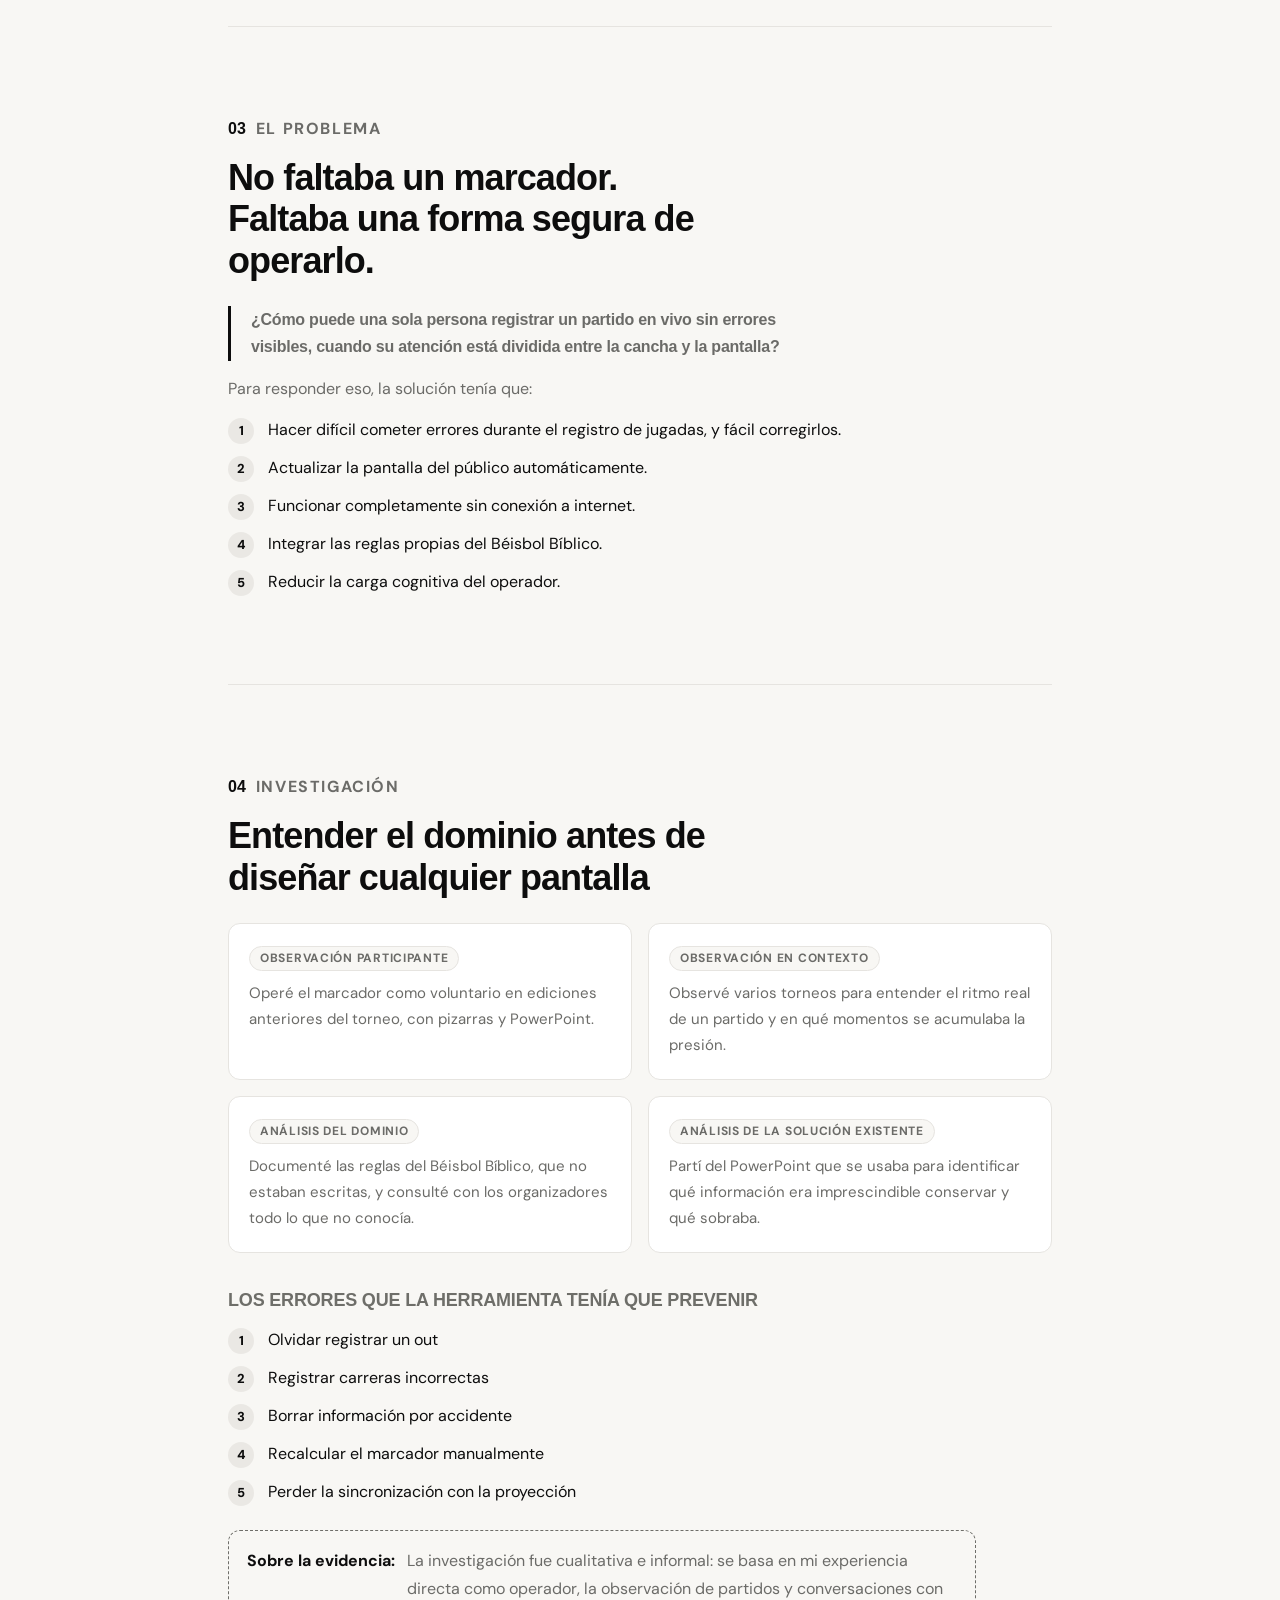
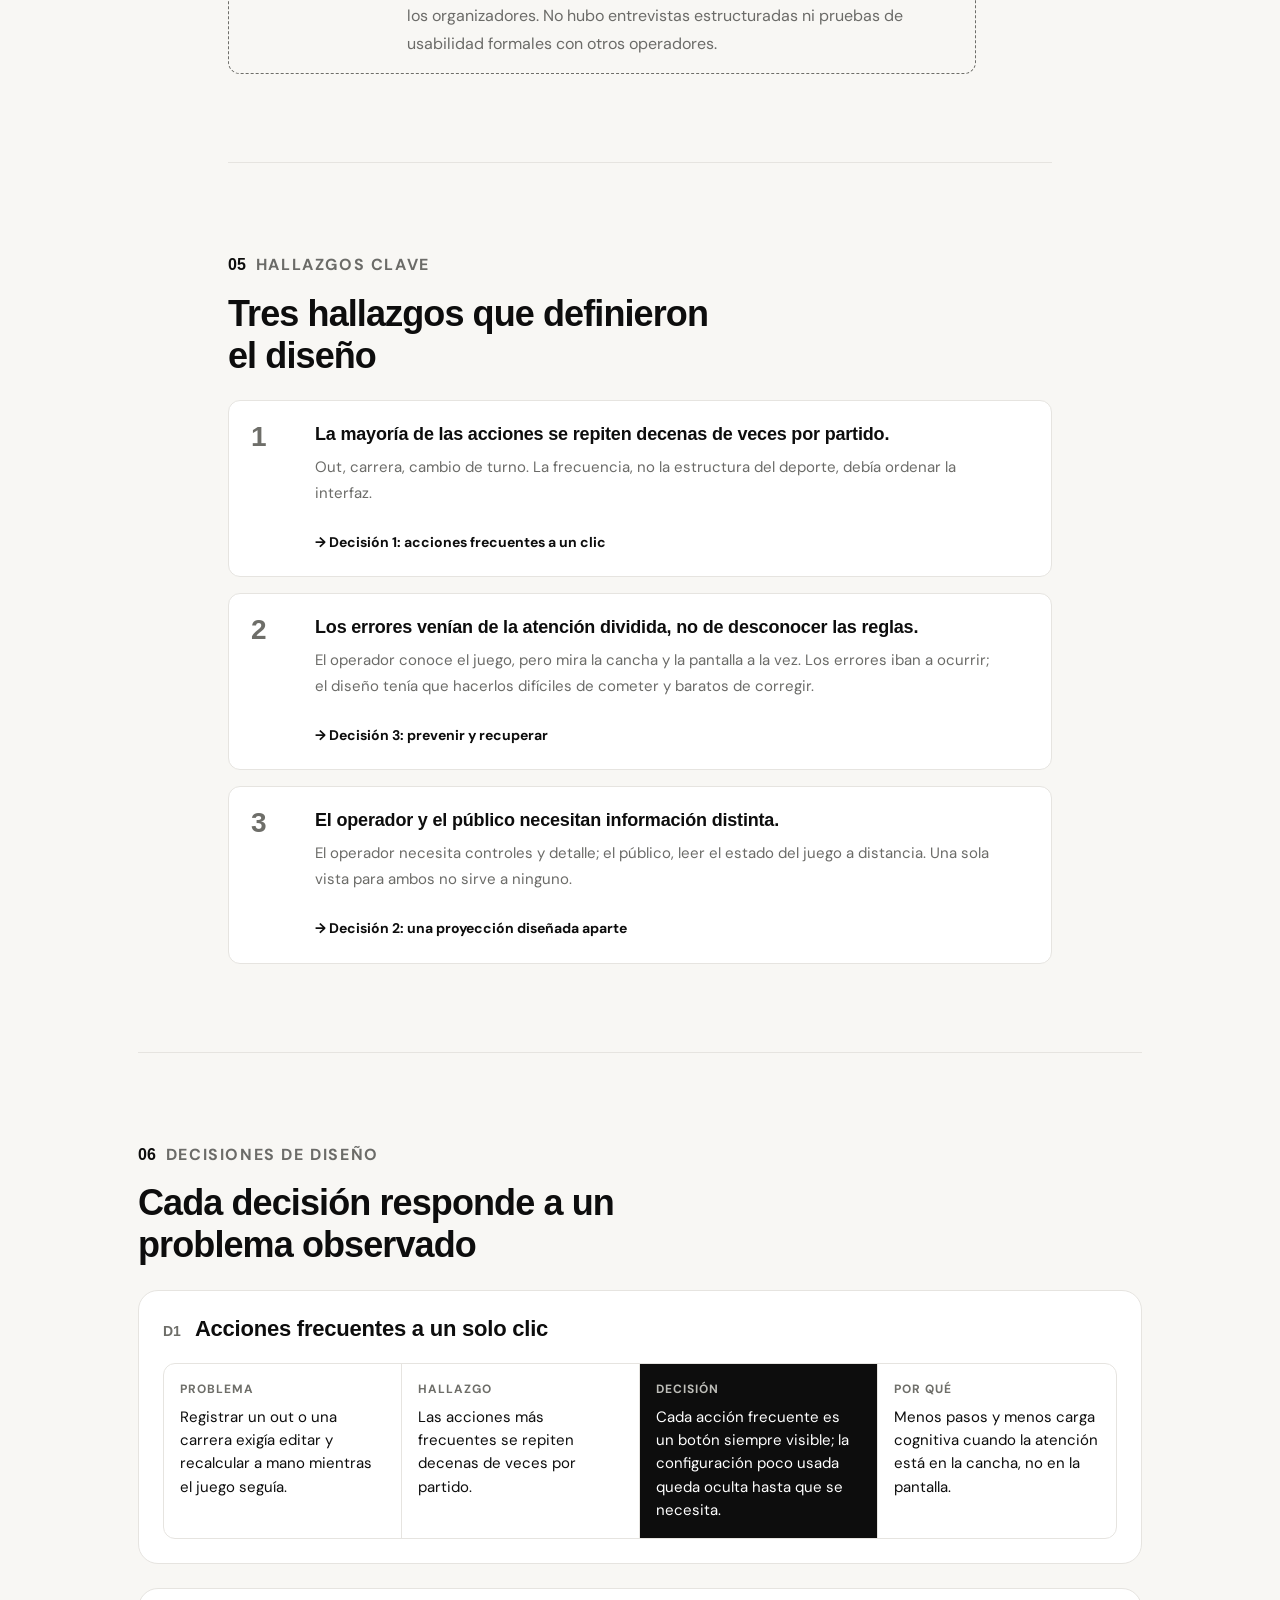
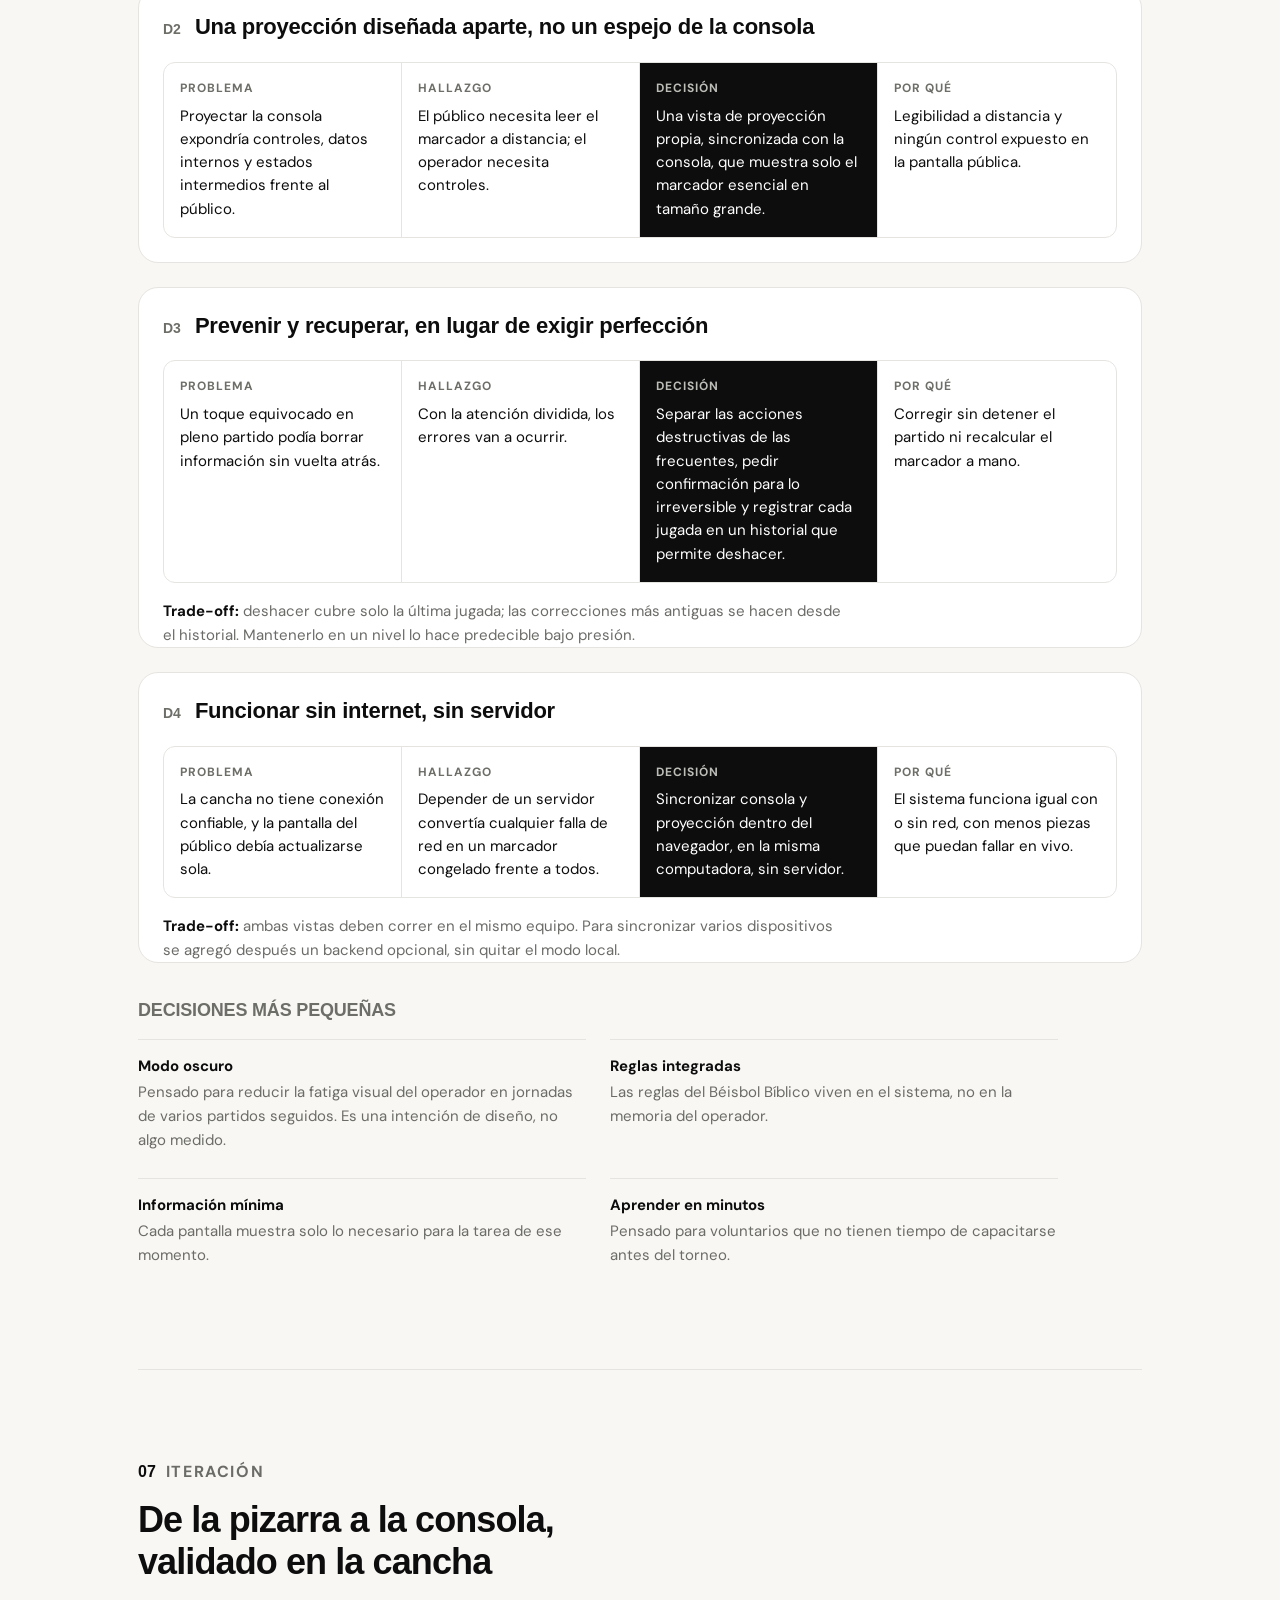
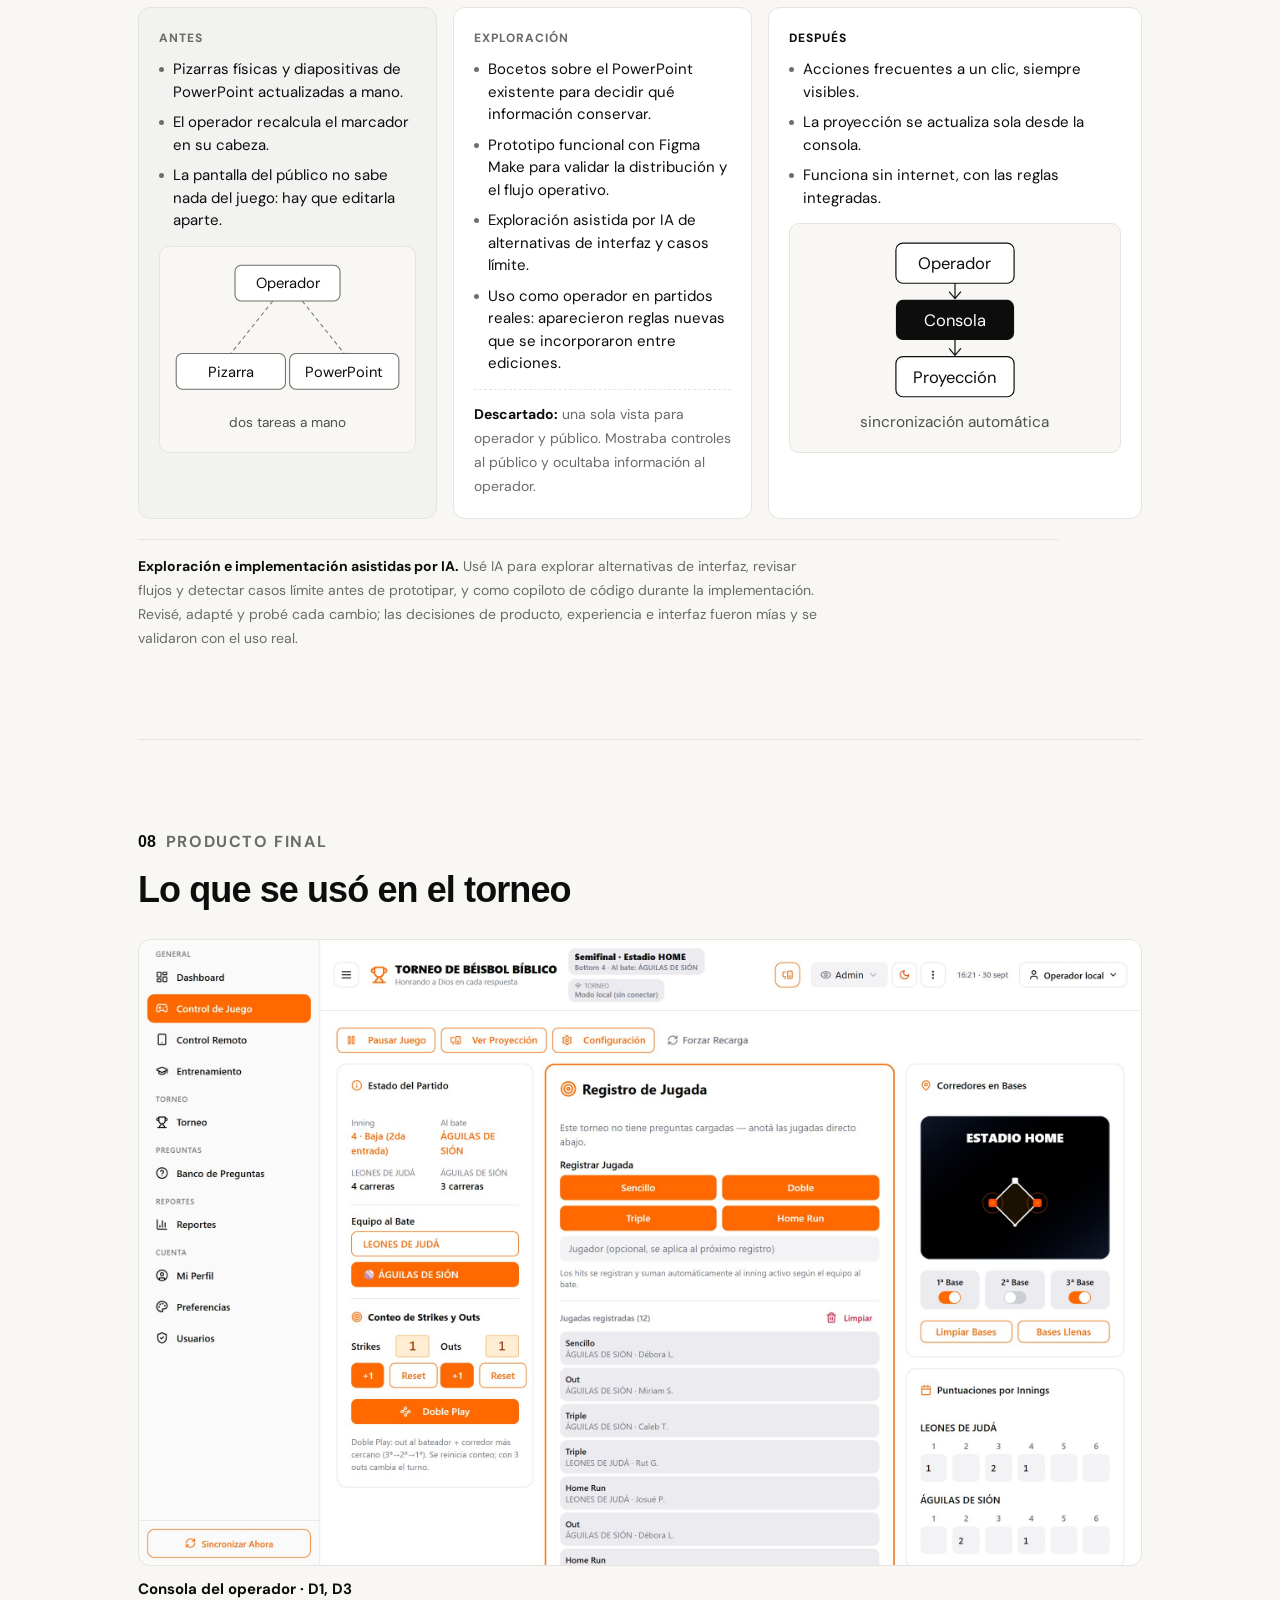
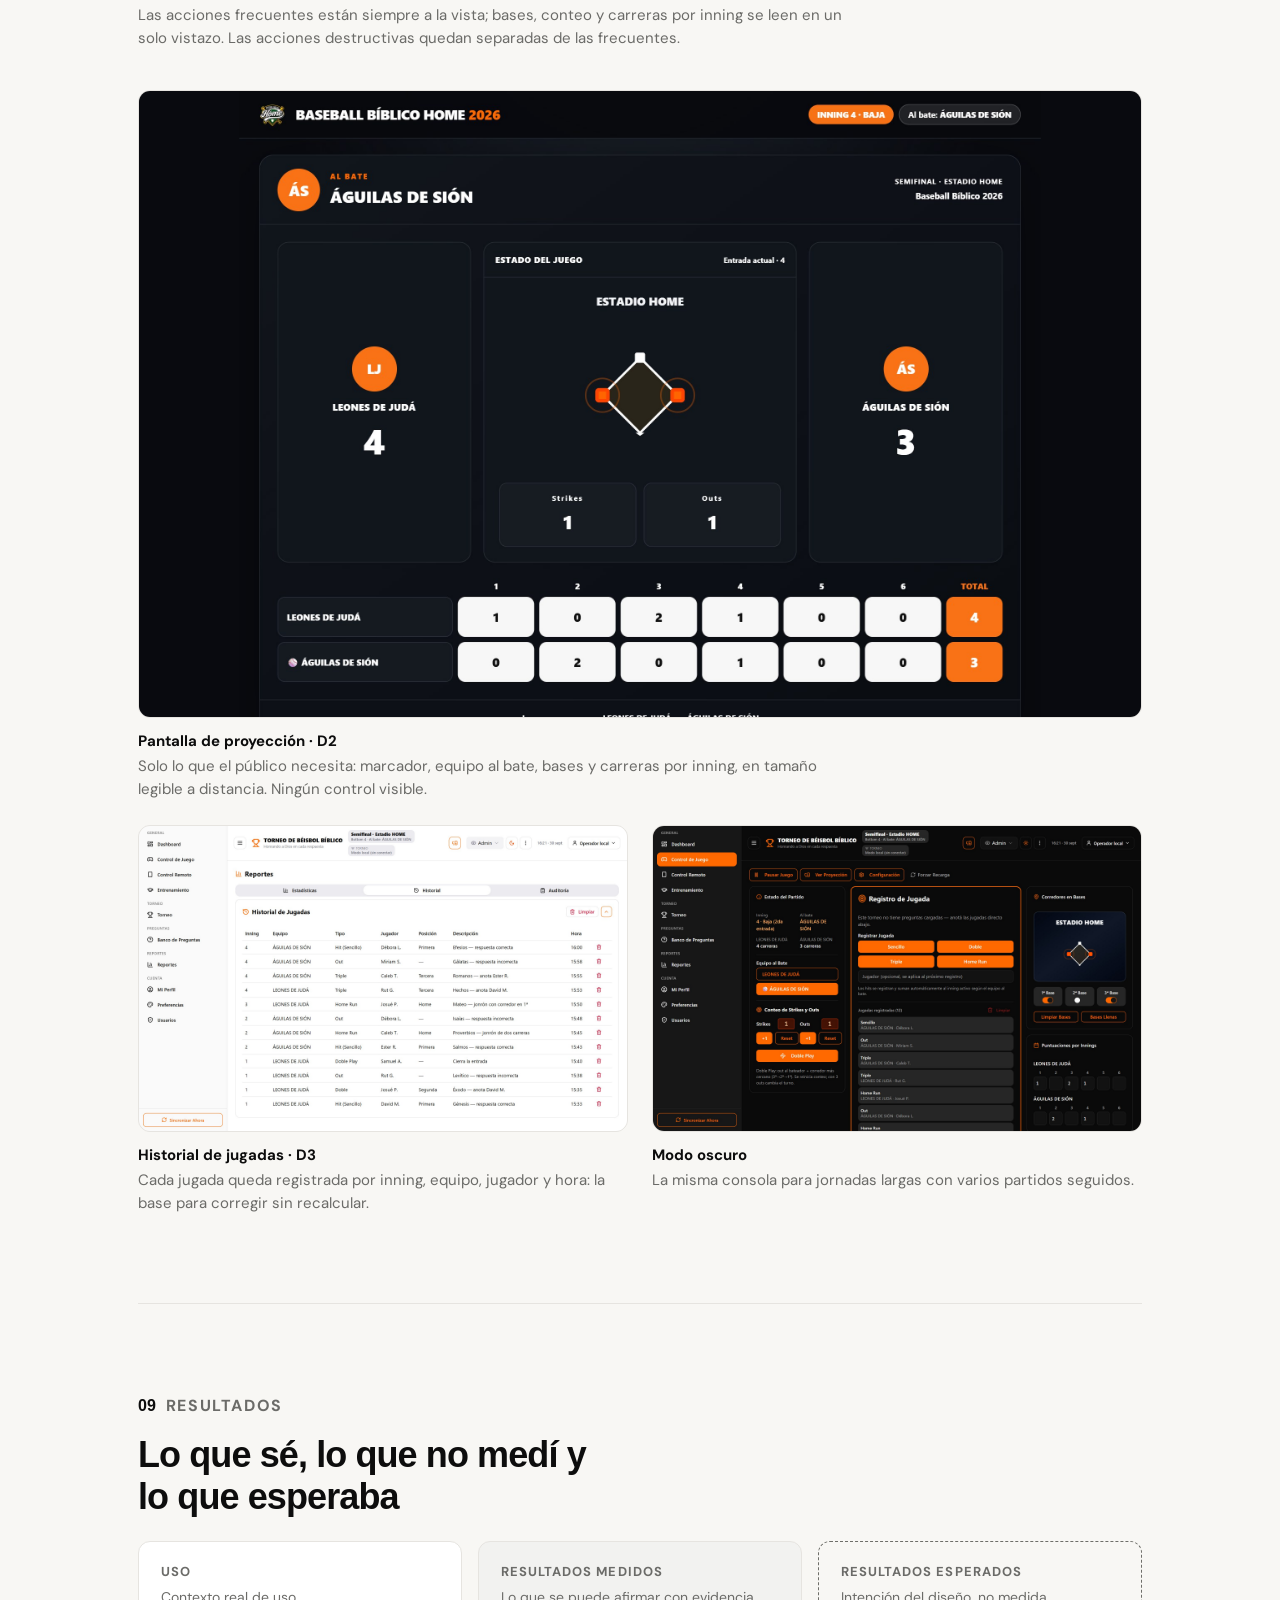
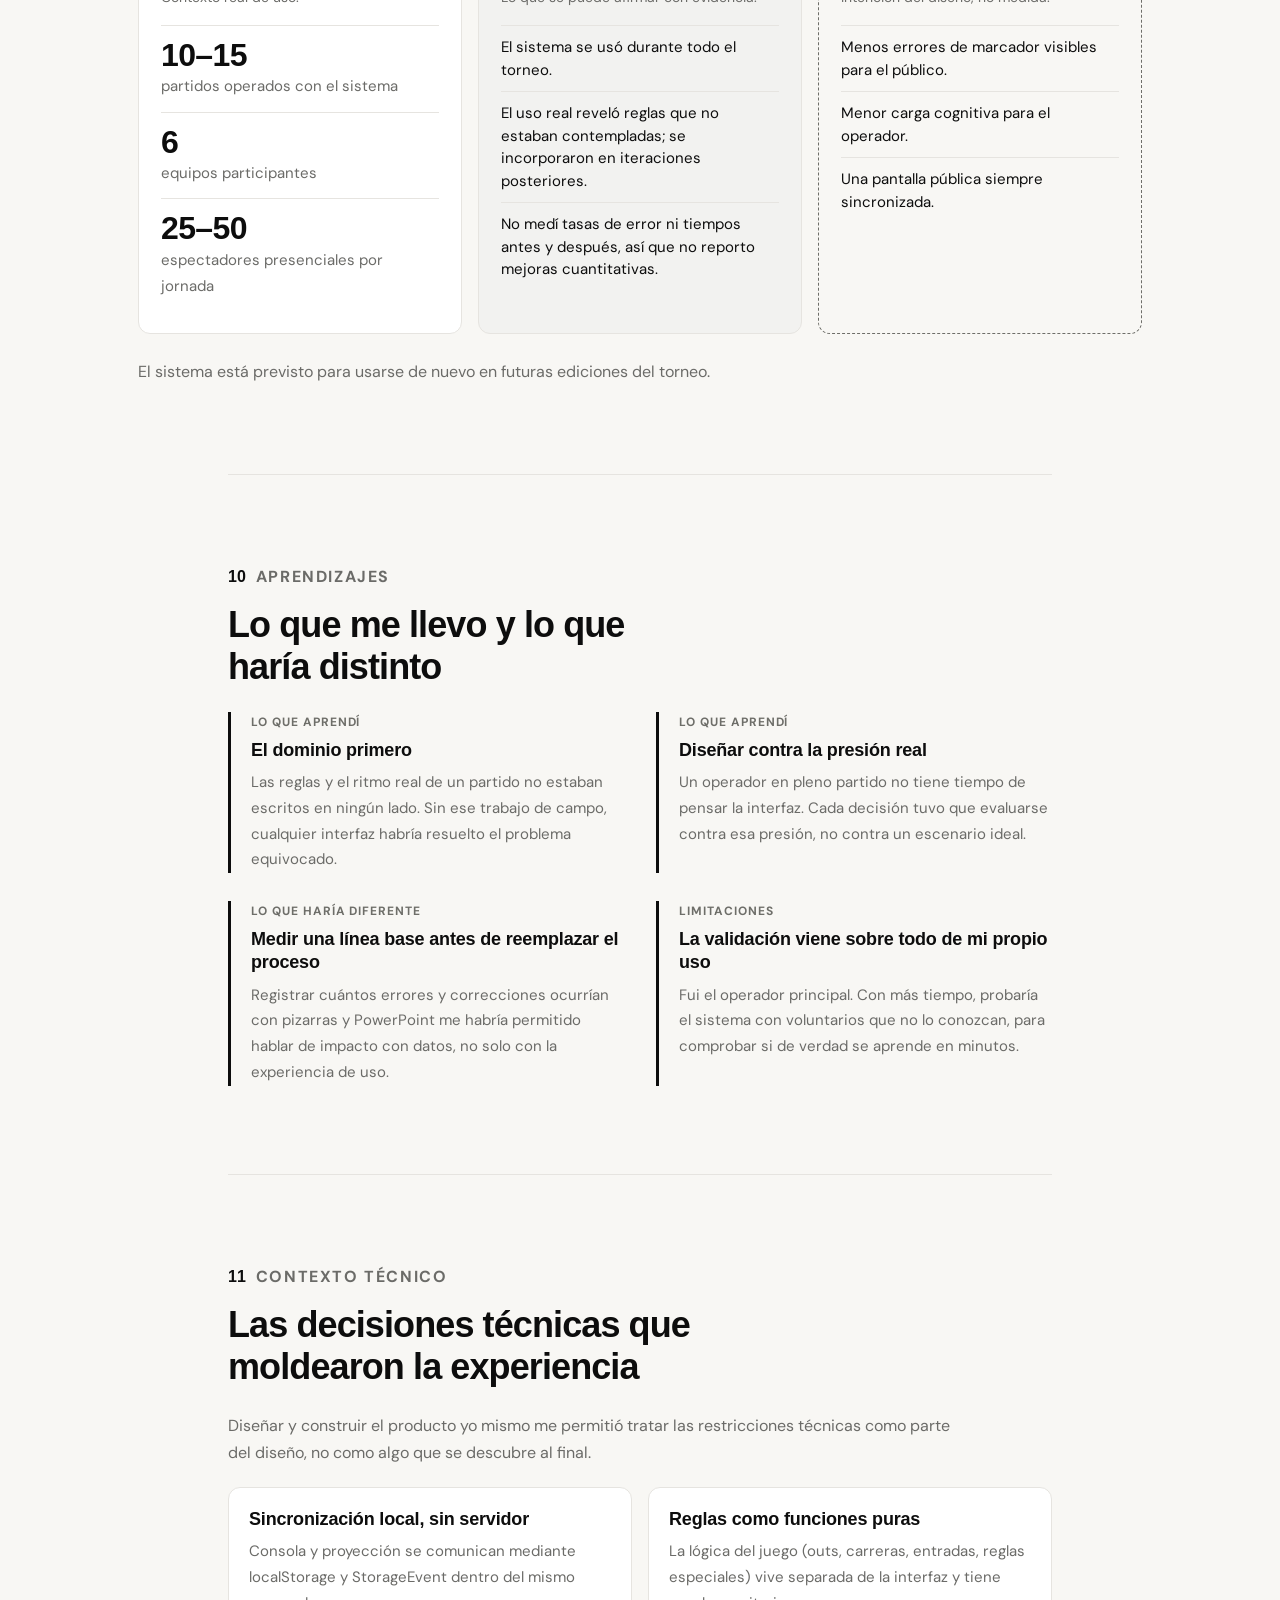
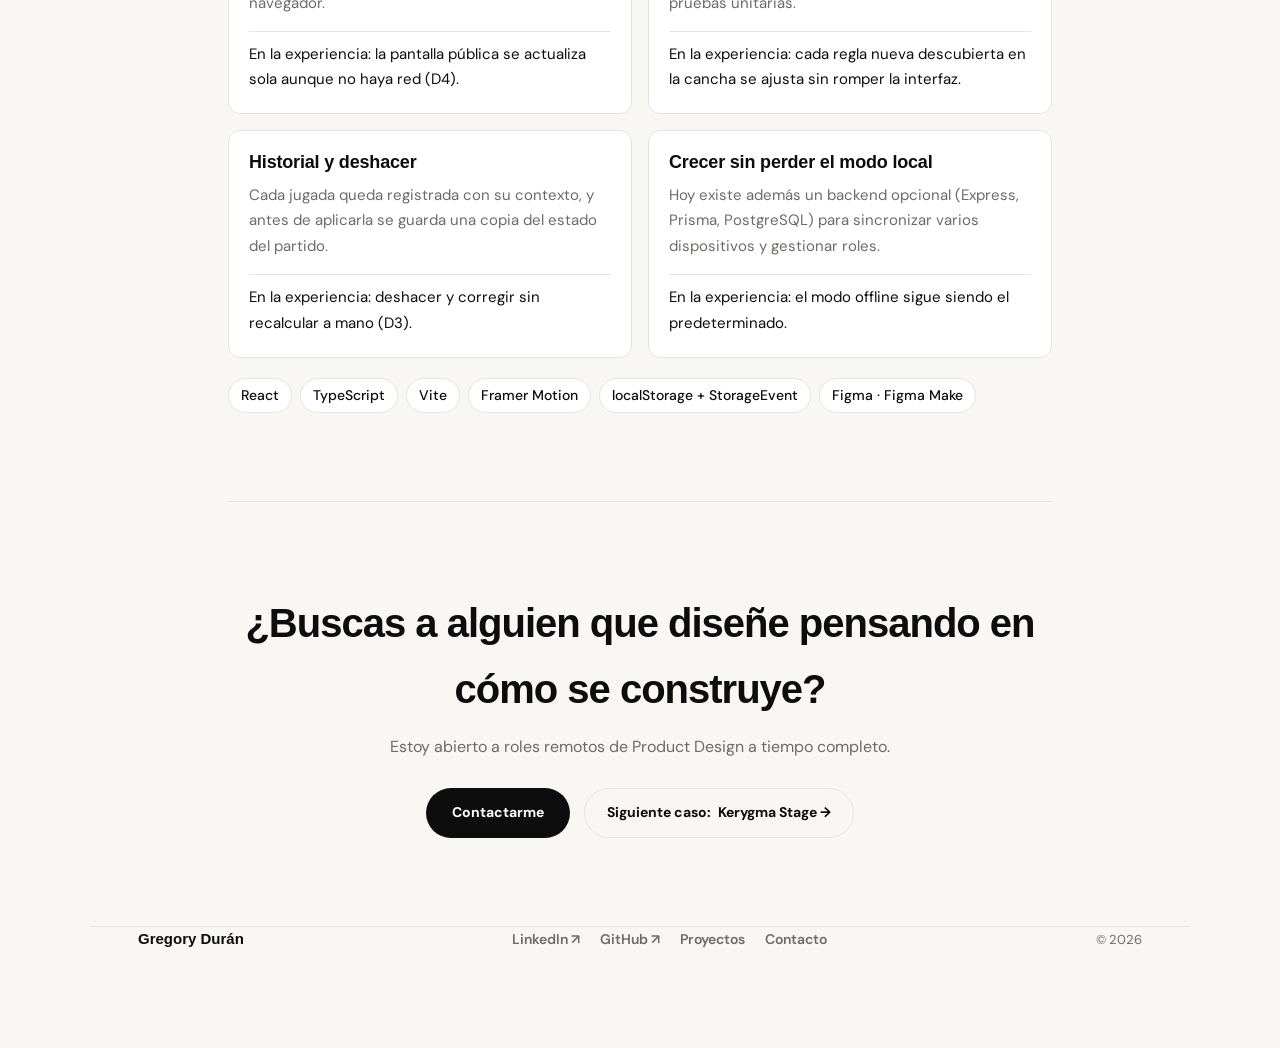
<file: proyectos/baseball-scoreboard.html>
<!DOCTYPE html>
<html lang="es">
<head>
<meta charset="UTF-8">
<meta name="viewport" content="width=device-width, initial-scale=1.0">
<title data-i18n="meta.baseball.title">Baseball Scoreboard — Caso de estudio | Gregory Durán</title>
<meta name="description" content="Caso de estudio de Product Design: marcador en vivo y proyección para un torneo real de Béisbol Bíblico. Investigación, decisiones de diseño, iteración y contexto técnico.">
<link rel="canonical" href="https://gregorymduran.github.io/proyectos/baseball-scoreboard.html">
<meta name="author" content="Gregory Durán">
<meta name="theme-color" content="#F8F7F4">
<link rel="icon"
  href="data:image/svg+xml,%3Csvg xmlns='http://www.w3.org/2000/svg' viewBox='0 0 100 100'%3E%3Crect width='100' height='100' rx='22' fill='%230D0D0D'/%3E%3Ctext x='50' y='70' font-family='Arial,sans-serif' font-size='58' font-weight='900' fill='%23F8F7F4' text-anchor='middle'%3EG%3C/text%3E%3C/svg%3E">
<meta property="og:type" content="article">
<meta property="og:site_name" content="Gregory Durán">
<meta property="og:title" content="Baseball Scoreboard — Caso de estudio | Gregory Durán">
<meta property="og:description" content="Marcador en vivo y proyección para un torneo real de Béisbol Bíblico, diseñado para un operador que trabaja bajo presión y sin internet.">
<meta property="og:url" content="https://gregorymduran.github.io/proyectos/baseball-scoreboard.html">
<meta property="og:image" content="https://gregorymduran.github.io/assets/img/baseball-scoreboard/og-cover.jpg">
<meta property="og:image:width" content="1200">
<meta property="og:image:height" content="630">
<meta name="twitter:card" content="summary_large_image">
<meta name="twitter:title" content="Baseball Scoreboard — Caso de estudio | Gregory Durán">
<meta name="twitter:description" content="Marcador en vivo y proyección para un torneo real de Béisbol Bíblico, diseñado para un operador que trabaja bajo presión y sin internet.">
<meta name="twitter:image" content="https://gregorymduran.github.io/assets/img/baseball-scoreboard/og-cover.jpg">
<script type="application/ld+json">
{
  "@context": "https://schema.org",
  "@graph": [
    {
      "@type": "Article",
      "headline": "Baseball Scoreboard — Product Design case study",
      "description": "Live scoring console and public projection for a real Bible Baseball tournament, designed for a volunteer operator working under pressure and offline.",
      "image": "https://gregorymduran.github.io/assets/img/baseball-scoreboard/og-cover.jpg",
      "url": "https://gregorymduran.github.io/proyectos/baseball-scoreboard.html",
      "mainEntityOfPage": "https://gregorymduran.github.io/proyectos/baseball-scoreboard.html",
      "inLanguage": ["es", "en"],
      "genre": "Case study",
      "author": { "@type": "Person", "@id": "https://gregorymduran.github.io/#person", "name": "Gregory Durán", "url": "https://gregorymduran.github.io/" },
      "about": {
        "@type": "SoftwareApplication",
        "name": "Baseball Scoreboard",
        "applicationCategory": "SportsApplication",
        "operatingSystem": "Web browser"
      }
    },
    {
      "@type": "BreadcrumbList",
      "itemListElement": [
        { "@type": "ListItem", "position": 1, "name": "Gregory Durán", "item": "https://gregorymduran.github.io/" },
        { "@type": "ListItem", "position": 2, "name": "Baseball Scoreboard", "item": "https://gregorymduran.github.io/proyectos/baseball-scoreboard.html" }
      ]
    }
  ]
}
</script>
<script>document.documentElement.classList.add('js');</script>
<link rel="preconnect" href="https://fonts.googleapis.com">
<link rel="preconnect" href="https://fonts.gstatic.com" crossorigin>
<link rel="preconnect" href="https://api.fontshare.com" crossorigin>
<link href="https://fonts.googleapis.com/css2?family=DM+Sans:wght@400;500;700&display=swap" rel="stylesheet">
<link rel="stylesheet" href="https://api.fontshare.com/v2/css?f[]=satoshi@700,800,900&display=swap">
<link rel="stylesheet" href="../css/base.css">
<link rel="stylesheet" href="./project-shared.css">
</head>
<body class="project baseball">

<a href="#main" class="skip" data-i18n="skip">Saltar al contenido</a>

<header class="nav" id="siteNav">
  <div class="g-wide nav-row">
    <a href="../index.html" class="nav-name">Gregory Durán</a>
    <div class="nav-right">
      <a href="../index.html#work" class="nav-back">
        <svg viewBox="0 0 24 24" fill="none" stroke="currentColor" stroke-width="2" stroke-linecap="round" stroke-linejoin="round" aria-hidden="true"><path d="M19 12H5M12 19l-7-7 7-7"/></svg>
        <span data-i18n="case.nav.back">Proyectos</span>
      </a>
      <div class="lang-toggle" role="group" aria-label="Idioma / Language">
        <button type="button" id="btnEs" class="active" lang="es" aria-pressed="true" aria-label="Español">ES</button>
        <button type="button" id="btnEn" lang="en" aria-pressed="false" aria-label="English">EN</button>
      </div>
      <a href="../index.html#contact" class="nav-contact-lnk" data-i18n="navigation.contact">Contacto</a>
    </div>
  </div>
</header>

<main id="main">

  <!-- HERO ─────────────────────────────────────────── -->
  <div class="g">
    <header class="case-hero">
      <p class="eyebrow rv" data-i18n="case.baseball.hero.eyebrow">Caso de estudio · Producto en uso real</p>
      <h1 class="rv">Baseball Scoreboard</h1>
      <p class="subtitle rv" data-i18n="case.baseball.hero.subtitle">Cómo convertí un marcador que un voluntario actualizaba a mano, en vivo y frente a todo el público, en una consola diseñada para operar bajo presión y una pantalla pública que se actualiza sola, sin internet.</p>
    </header>
  </div>
  <div class="g-wide">
    <div class="hero-img rv">
      <img src="../assets/img/baseball-scoreboard/cover-hero.jpg" data-i18n-alt="case.baseball.hero.imageAlt" alt="Pantalla de proyección pública junto a la consola del operador durante un partido" width="2400" height="1200">
    </div>
  </div>

  <!-- 01 OVERVIEW ──────────────────────────────────── -->
  <div class="g">
    <section class="cs" id="overview" aria-labelledby="t-overview">
      <div class="sec-head">
        <p class="sec-num"><b>01</b> <span data-i18n="case.sec.overview">Resumen</span></p>
        <h2 id="t-overview" data-i18n="case.baseball.overview.heading">El proyecto en 30 segundos</h2>
      </div>
      <dl class="overview rv">
        <div class="wide">
          <dt data-i18n="case.ov.product">Producto</dt>
          <dd data-i18n="case.baseball.ov.product">Consola de anotación en vivo + pantalla de proyección pública para torneos de Béisbol Bíblico.</dd>
        </div>
        <div class="wide">
          <dt data-i18n="case.ov.context">Contexto</dt>
          <dd data-i18n="case.baseball.ov.context">Torneo comunitario anual del Ministerio Cristiano HOME, operado por voluntarios en una cancha sin internet confiable.</dd>
        </div>
        <div class="full">
          <dt data-i18n="case.ov.problem">Problema</dt>
          <dd data-i18n="case.baseball.ov.problem">Un solo voluntario registraba cada jugada a mano en pizarras y PowerPoint, mientras el partido seguía; cualquier error quedaba proyectado frente a todos.</dd>
        </div>
        <div class="wide">
          <dt data-i18n="case.ov.role">Mi rol</dt>
          <dd data-i18n="case.baseball.ov.role">Product Designer y desarrollador frontend, de punta a punta: investigación, diseño de interacción e interfaz, prototipado, código y la iteración tras el uso real. Proyecto personal, hecho junto a los organizadores.</dd>
        </div>
        <div>
          <dt data-i18n="case.ov.platform">Plataforma</dt>
          <dd data-i18n="case.baseball.ov.platform">Web app: consola + proyección en una segunda pantalla</dd>
        </div>
        <div>
          <dt data-i18n="case.ov.status">Estado</dt>
          <dd data-i18n="case.baseball.ov.status">Usado en un torneo real; sigue en evolución</dd>
        </div>
        <div class="full">
          <dt data-i18n="case.ov.tech">Tecnología</dt>
          <dd>React · TypeScript · Vite · Framer Motion · localStorage + StorageEvent</dd>
        </div>
      </dl>
      <nav class="toc rv" data-i18n-aria="case.toc.label" aria-label="Secciones del caso de estudio">
        <ol>
          <li><a href="#context"><span>02</span> <span data-i18n="case.sec.context">Contexto</span></a></li>
          <li><a href="#problem"><span>03</span> <span data-i18n="case.sec.problem">El problema</span></a></li>
          <li><a href="#research"><span>04</span> <span data-i18n="case.sec.research">Investigación</span></a></li>
          <li><a href="#insights"><span>05</span> <span data-i18n="case.sec.insights">Hallazgos clave</span></a></li>
          <li><a href="#decisions"><span>06</span> <span data-i18n="case.sec.decisions">Decisiones de diseño</span></a></li>
          <li><a href="#iteration"><span>07</span> <span data-i18n="case.sec.iteration">Iteración</span></a></li>
          <li><a href="#product"><span>08</span> <span data-i18n="case.sec.product">Producto final</span></a></li>
          <li><a href="#results"><span>09</span> <span data-i18n="case.sec.results">Resultados</span></a></li>
          <li><a href="#learnings"><span>10</span> <span data-i18n="case.sec.learnings">Aprendizajes</span></a></li>
          <li><a href="#tech"><span>11</span> <span data-i18n="case.sec.tech">Contexto técnico</span></a></li>
        </ol>
      </nav>
    </section>
  </div>

  <!-- 02 CONTEXT ───────────────────────────────────── -->
  <div class="g">
    <section class="cs" id="context" aria-labelledby="t-context">
      <div class="sec-head rv">
        <p class="sec-num"><b>02</b> <span data-i18n="case.sec.context">Contexto</span></p>
        <h2 id="t-context" data-i18n="case.baseball.context.heading">Yo era el operador del marcador</h2>
      </div>
      <p class="rv" data-i18n="case.baseball.context.p1">Cada año, el Ministerio Cristiano HOME organiza un torneo comunitario de Béisbol Bíblico. Durante varias ediciones el marcador se llevó en pizarras físicas y diapositivas de PowerPoint, actualizadas a mano por un voluntario.</p>
      <p class="rv" data-i18n="case.baseball.context.p2">Ese voluntario era yo. Viví de primera mano cuánto dependía el marcador de la atención de una sola persona: un out olvidado, una carrera mal sumada o una diapositiva desincronizada rompían en segundos la experiencia de todo el público. Esa fricción, repetida torneo tras torneo, se convirtió en un problema de diseño que quise resolver.</p>

      <h3 class="sub-head rv" data-i18n="case.baseball.context.usersHead">Quiénes usan el sistema</h3>
      <div class="cards rv">
        <div class="card">
          <h3 data-i18n="case.baseball.users.card1.title">Operador</h3>
          <p data-i18n="case.baseball.users.card1.body">Registra cada jugada en tiempo real mientras mira el partido.</p>
          <p class="need" data-i18n="case.baseball.users.card1.need">Necesita: velocidad y cero errores sin dejar de mirar la cancha.</p>
        </div>
        <div class="card">
          <h3 data-i18n="case.baseball.users.card2.title">Coordinador</h3>
          <p data-i18n="case.baseball.users.card2.body">Registra los equipos y el orden de bateo antes de cada partido.</p>
          <p class="need" data-i18n="case.baseball.users.card2.need">Necesita: preparar el partido sin interferir con el registro en vivo.</p>
        </div>
        <div class="card">
          <h3 data-i18n="case.baseball.users.card3.title">Equipo de proyección</h3>
          <p data-i18n="case.baseball.users.card3.body">Controla la pantalla que ve el público, sin intervenir en el registro del juego.</p>
          <p class="need" data-i18n="case.baseball.users.card3.need">Necesita: una pantalla que se mantenga sincronizada sola.</p>
        </div>
        <div class="card">
          <h3 data-i18n="case.baseball.users.card4.title">Público</h3>
          <p data-i18n="case.baseball.users.card4.body">Sigue el marcador en la pantalla grande, a distancia.</p>
          <p class="need" data-i18n="case.baseball.users.card4.need">Necesita: entender el estado del juego de un vistazo.</p>
        </div>
      </div>

      <h3 class="sub-head rv" data-i18n="case.baseball.context.constraintsHead">Restricciones</h3>
      <ul class="goal-list rv">
        <li><span class="gi" aria-hidden="true">1</span><span data-i18n="case.baseball.constraint1">Sin internet confiable en la cancha: el sistema tenía que funcionar completamente offline.</span></li>
        <li><span class="gi" aria-hidden="true">2</span><span data-i18n="case.baseball.constraint2">Un partido en vivo no se pausa para corregir: cada error se arregla con el juego en marcha.</span></li>
        <li><span class="gi" aria-hidden="true">3</span><span data-i18n="case.baseball.constraint3">Voluntarios con poco tiempo para aprender una herramienta nueva.</span></li>
        <li><span class="gi" aria-hidden="true">4</span><span data-i18n="case.baseball.constraint4">Reglas propias del Béisbol Bíblico que no estaban documentadas en ningún lado.</span></li>
      </ul>
      <p class="rv" style="margin-top:20px" data-i18n="case.baseball.context.hard">Lo que lo hacía difícil: el operador tiene que mirar la cancha y la interfaz al mismo tiempo, y todo lo que hace se ve al instante en una pantalla pública.</p>
    </section>
  </div>

  <!-- 03 PROBLEM ───────────────────────────────────── -->
  <div class="g">
    <section class="cs" id="problem" aria-labelledby="t-problem">
      <div class="sec-head rv">
        <p class="sec-num"><b>03</b> <span data-i18n="case.sec.problem">El problema</span></p>
        <h2 id="t-problem" data-i18n="case.baseball.problem.heading">No faltaba un marcador. Faltaba una forma segura de operarlo.</h2>
      </div>
      <p class="problem-statement rv" data-i18n="case.baseball.problem.statement">¿Cómo puede una sola persona registrar un partido en vivo sin errores visibles, cuando su atención está dividida entre la cancha y la pantalla?</p>
      <p class="rv" data-i18n="case.baseball.problem.body">Para responder eso, la solución tenía que:</p>
      <ul class="goal-list rv">
        <li><span class="gi" aria-hidden="true">1</span><span data-i18n="case.baseball.problem.goal1">Hacer difícil cometer errores durante el registro de jugadas, y fácil corregirlos.</span></li>
        <li><span class="gi" aria-hidden="true">2</span><span data-i18n="case.baseball.problem.goal2">Actualizar la pantalla del público automáticamente.</span></li>
        <li><span class="gi" aria-hidden="true">3</span><span data-i18n="case.baseball.problem.goal3">Funcionar completamente sin conexión a internet.</span></li>
        <li><span class="gi" aria-hidden="true">4</span><span data-i18n="case.baseball.problem.goal4">Integrar las reglas propias del Béisbol Bíblico.</span></li>
        <li><span class="gi" aria-hidden="true">5</span><span data-i18n="case.baseball.problem.goal5">Reducir la carga cognitiva del operador.</span></li>
      </ul>
    </section>
  </div>

  <!-- 04 RESEARCH ──────────────────────────────────── -->
  <div class="g">
    <section class="cs" id="research" aria-labelledby="t-research">
      <div class="sec-head rv">
        <p class="sec-num"><b>04</b> <span data-i18n="case.sec.research">Investigación</span></p>
        <h2 id="t-research" data-i18n="case.baseball.research.heading">Entender el dominio antes de diseñar cualquier pantalla</h2>
      </div>
      <div class="methods rv">
        <div class="method">
          <span class="tag" data-i18n="case.baseball.research.m1.tag">Observación participante</span>
          <p data-i18n="case.baseball.research.m1.body">Operé el marcador como voluntario en ediciones anteriores del torneo, con pizarras y PowerPoint.</p>
        </div>
        <div class="method">
          <span class="tag" data-i18n="case.baseball.research.m2.tag">Observación en contexto</span>
          <p data-i18n="case.baseball.research.m2.body">Observé varios torneos para entender el ritmo real de un partido y en qué momentos se acumulaba la presión.</p>
        </div>
        <div class="method">
          <span class="tag" data-i18n="case.baseball.research.m3.tag">Análisis del dominio</span>
          <p data-i18n="case.baseball.research.m3.body">Documenté las reglas del Béisbol Bíblico, que no estaban escritas, y consulté con los organizadores todo lo que no conocía.</p>
        </div>
        <div class="method">
          <span class="tag" data-i18n="case.baseball.research.m4.tag">Análisis de la solución existente</span>
          <p data-i18n="case.baseball.research.m4.body">Partí del PowerPoint que se usaba para identificar qué información era imprescindible conservar y qué sobraba.</p>
        </div>
      </div>

      <h3 class="sub-head rv" data-i18n="case.baseball.research.errorsHead">Los errores que la herramienta tenía que prevenir</h3>
      <ul class="goal-list rv">
        <li><span class="gi" aria-hidden="true">1</span><span data-i18n="case.baseball.research.goal1">Olvidar registrar un out</span></li>
        <li><span class="gi" aria-hidden="true">2</span><span data-i18n="case.baseball.research.goal2">Registrar carreras incorrectas</span></li>
        <li><span class="gi" aria-hidden="true">3</span><span data-i18n="case.baseball.research.goal3">Borrar información por accidente</span></li>
        <li><span class="gi" aria-hidden="true">4</span><span data-i18n="case.baseball.research.goal4">Recalcular el marcador manualmente</span></li>
        <li><span class="gi" aria-hidden="true">5</span><span data-i18n="case.baseball.research.goal5">Perder la sincronización con la proyección</span></li>
      </ul>

      <p class="evidence rv"><strong data-i18n="case.evidence.label">Sobre la evidencia:</strong> <span data-i18n="case.baseball.research.evidence">La investigación fue cualitativa e informal: se basa en mi experiencia directa como operador, la observación de partidos y conversaciones con los organizadores. No hubo entrevistas estructuradas ni pruebas de usabilidad formales con otros operadores.</span></p>
    </section>
  </div>

  <!-- 05 INSIGHTS ──────────────────────────────────── -->
  <div class="g">
    <section class="cs" id="insights" aria-labelledby="t-insights">
      <div class="sec-head rv">
        <p class="sec-num"><b>05</b> <span data-i18n="case.sec.insights">Hallazgos clave</span></p>
        <h2 id="t-insights" data-i18n="case.baseball.insights.heading">Tres hallazgos que definieron el diseño</h2>
      </div>
      <div class="insights rv">
        <div class="insight">
          <span class="n" aria-hidden="true">1</span>
          <h3 data-i18n="case.baseball.insight1.title">La mayoría de las acciones se repiten decenas de veces por partido.</h3>
          <p data-i18n="case.baseball.insight1.body">Out, carrera, cambio de turno. La frecuencia, no la estructura del deporte, debía ordenar la interfaz.</p>
          <p class="leads" data-i18n="case.baseball.insight1.leads">→ Decisión 1: acciones frecuentes a un clic</p>
        </div>
        <div class="insight">
          <span class="n" aria-hidden="true">2</span>
          <h3 data-i18n="case.baseball.insight2.title">Los errores venían de la atención dividida, no de desconocer las reglas.</h3>
          <p data-i18n="case.baseball.insight2.body">El operador conoce el juego, pero mira la cancha y la pantalla a la vez. Los errores iban a ocurrir; el diseño tenía que hacerlos difíciles de cometer y baratos de corregir.</p>
          <p class="leads" data-i18n="case.baseball.insight2.leads">→ Decisión 3: prevenir y recuperar</p>
        </div>
        <div class="insight">
          <span class="n" aria-hidden="true">3</span>
          <h3 data-i18n="case.baseball.insight3.title">El operador y el público necesitan información distinta.</h3>
          <p data-i18n="case.baseball.insight3.body">El operador necesita controles y detalle; el público, leer el estado del juego a distancia. Una sola vista para ambos no sirve a ninguno.</p>
          <p class="leads" data-i18n="case.baseball.insight3.leads">→ Decisión 2: una proyección diseñada aparte</p>
        </div>
      </div>
    </section>
  </div>

  <!-- 06 DECISIONS ─────────────────────────────────── -->
  <div class="g-wide">
    <section class="cs" id="decisions" aria-labelledby="t-decisions">
      <div class="g" style="padding:0;margin:0">
        <div class="sec-head rv">
          <p class="sec-num"><b>06</b> <span data-i18n="case.sec.decisions">Decisiones de diseño</span></p>
          <h2 id="t-decisions" data-i18n="case.baseball.decisions.heading">Cada decisión responde a un problema observado</h2>
        </div>
      </div>
      <div class="decisions">
        <article class="decision rv">
          <div class="decision-head"><span class="n">D1</span><h3 data-i18n="case.baseball.d1.title">Acciones frecuentes a un solo clic</h3></div>
          <dl class="pidw">
            <div><dt data-i18n="case.pidw.problem">Problema</dt><dd data-i18n="case.baseball.d1.problem">Registrar un out o una carrera exigía editar y recalcular a mano mientras el juego seguía.</dd></div>
            <div><dt data-i18n="case.pidw.insight">Hallazgo</dt><dd data-i18n="case.baseball.d1.insight">Las acciones más frecuentes se repiten decenas de veces por partido.</dd></div>
            <div class="is-decision"><dt data-i18n="case.pidw.decision">Decisión</dt><dd data-i18n="case.baseball.d1.decision">Cada acción frecuente es un botón siempre visible; la configuración poco usada queda oculta hasta que se necesita.</dd></div>
            <div><dt data-i18n="case.pidw.why">Por qué</dt><dd data-i18n="case.baseball.d1.why">Menos pasos y menos carga cognitiva cuando la atención está en la cancha, no en la pantalla.</dd></div>
          </dl>
        </article>

        <article class="decision rv">
          <div class="decision-head"><span class="n">D2</span><h3 data-i18n="case.baseball.d2.title">Una proyección diseñada aparte, no un espejo de la consola</h3></div>
          <dl class="pidw">
            <div><dt data-i18n="case.pidw.problem">Problema</dt><dd data-i18n="case.baseball.d2.problem">Proyectar la consola expondría controles, datos internos y estados intermedios frente al público.</dd></div>
            <div><dt data-i18n="case.pidw.insight">Hallazgo</dt><dd data-i18n="case.baseball.d2.insight">El público necesita leer el marcador a distancia; el operador necesita controles.</dd></div>
            <div class="is-decision"><dt data-i18n="case.pidw.decision">Decisión</dt><dd data-i18n="case.baseball.d2.decision">Una vista de proyección propia, sincronizada con la consola, que muestra solo el marcador esencial en tamaño grande.</dd></div>
            <div><dt data-i18n="case.pidw.why">Por qué</dt><dd data-i18n="case.baseball.d2.why">Legibilidad a distancia y ningún control expuesto en la pantalla pública.</dd></div>
          </dl>
        </article>

        <article class="decision rv">
          <div class="decision-head"><span class="n">D3</span><h3 data-i18n="case.baseball.d3.title">Prevenir y recuperar, en lugar de exigir perfección</h3></div>
          <dl class="pidw">
            <div><dt data-i18n="case.pidw.problem">Problema</dt><dd data-i18n="case.baseball.d3.problem">Un toque equivocado en pleno partido podía borrar información sin vuelta atrás.</dd></div>
            <div><dt data-i18n="case.pidw.insight">Hallazgo</dt><dd data-i18n="case.baseball.d3.insight">Con la atención dividida, los errores van a ocurrir.</dd></div>
            <div class="is-decision"><dt data-i18n="case.pidw.decision">Decisión</dt><dd data-i18n="case.baseball.d3.decision">Separar las acciones destructivas de las frecuentes, pedir confirmación para lo irreversible y registrar cada jugada en un historial que permite deshacer.</dd></div>
            <div><dt data-i18n="case.pidw.why">Por qué</dt><dd data-i18n="case.baseball.d3.why">Corregir sin detener el partido ni recalcular el marcador a mano.</dd></div>
          </dl>
          <p class="tradeoff"><strong data-i18n="case.tradeoff">Trade-off:</strong> <span data-i18n="case.baseball.d3.tradeoff">deshacer cubre solo la última jugada; las correcciones más antiguas se hacen desde el historial. Mantenerlo en un nivel lo hace predecible bajo presión.</span></p>
        </article>

        <article class="decision rv">
          <div class="decision-head"><span class="n">D4</span><h3 data-i18n="case.baseball.d4.title">Funcionar sin internet, sin servidor</h3></div>
          <dl class="pidw">
            <div><dt data-i18n="case.pidw.problem">Problema</dt><dd data-i18n="case.baseball.d4.problem">La cancha no tiene conexión confiable, y la pantalla del público debía actualizarse sola.</dd></div>
            <div><dt data-i18n="case.pidw.insight">Hallazgo</dt><dd data-i18n="case.baseball.d4.insight">Depender de un servidor convertía cualquier falla de red en un marcador congelado frente a todos.</dd></div>
            <div class="is-decision"><dt data-i18n="case.pidw.decision">Decisión</dt><dd data-i18n="case.baseball.d4.decision">Sincronizar consola y proyección dentro del navegador, en la misma computadora, sin servidor.</dd></div>
            <div><dt data-i18n="case.pidw.why">Por qué</dt><dd data-i18n="case.baseball.d4.why">El sistema funciona igual con o sin red, con menos piezas que puedan fallar en vivo.</dd></div>
          </dl>
          <p class="tradeoff"><strong data-i18n="case.tradeoff">Trade-off:</strong> <span data-i18n="case.baseball.d4.tradeoff">ambas vistas deben correr en el mismo equipo. Para sincronizar varios dispositivos se agregó después un backend opcional, sin quitar el modo local.</span></p>
        </article>
      </div>

      <div class="g" style="padding:0;margin:0">
        <h3 class="sub-head rv" data-i18n="case.minor.head">Decisiones más pequeñas</h3>
        <ul class="minor rv">
          <li><strong data-i18n="case.baseball.minor1.title">Modo oscuro</strong><span data-i18n="case.baseball.minor1.body">Pensado para reducir la fatiga visual del operador en jornadas de varios partidos seguidos. Es una intención de diseño, no algo medido.</span></li>
          <li><strong data-i18n="case.baseball.minor2.title">Reglas integradas</strong><span data-i18n="case.baseball.minor2.body">Las reglas del Béisbol Bíblico viven en el sistema, no en la memoria del operador.</span></li>
          <li><strong data-i18n="case.baseball.minor3.title">Información mínima</strong><span data-i18n="case.baseball.minor3.body">Cada pantalla muestra solo lo necesario para la tarea de ese momento.</span></li>
          <li><strong data-i18n="case.baseball.minor4.title">Aprender en minutos</strong><span data-i18n="case.baseball.minor4.body">Pensado para voluntarios que no tienen tiempo de capacitarse antes del torneo.</span></li>
        </ul>
      </div>
    </section>
  </div>

  <!-- 07 ITERATION ─────────────────────────────────── -->
  <div class="g-wide">
    <section class="cs" id="iteration" aria-labelledby="t-iteration">
      <div class="g" style="padding:0;margin:0">
        <div class="sec-head rv">
          <p class="sec-num"><b>07</b> <span data-i18n="case.sec.iteration">Iteración</span></p>
          <h2 id="t-iteration" data-i18n="case.baseball.iteration.heading">De la pizarra a la consola, validado en la cancha</h2>
        </div>
      </div>
      <div class="iteration rv">
        <div class="stage before">
          <p class="stage-label" data-i18n="case.stage.before">Antes</p>
          <ul>
            <li data-i18n="case.baseball.before1">Pizarras físicas y diapositivas de PowerPoint actualizadas a mano.</li>
            <li data-i18n="case.baseball.before2">El operador recalcula el marcador en su cabeza.</li>
            <li data-i18n="case.baseball.before3">La pantalla del público no sabe nada del juego: hay que editarla aparte.</li>
          </ul>
          <div class="diagram" role="img" data-i18n-aria="case.baseball.before.diagram" aria-label="Diagrama: el operador anota en la pizarra y además edita a mano la diapositiva que va al proyector; son dos tareas separadas.">
            <svg viewBox="0 0 220 172" aria-hidden="true" focusable="false">
              <g font-family="DM Sans, sans-serif" font-size="14" fill="#0D0D0D" text-anchor="middle">
                <rect x="60" y="6" width="100" height="34" rx="6" fill="#fff" stroke="#6E6E69"/>
                <text x="110" y="28" data-i18n="case.diagram.operator">Operador</text>
                <path d="M96 40 L56 90" stroke="#6E6E69" stroke-dasharray="4 3" fill="none"/>
                <path d="M124 40 L164 90" stroke="#6E6E69" stroke-dasharray="4 3" fill="none"/>
                <rect x="4" y="90" width="104" height="34" rx="6" fill="#fff" stroke="#6E6E69"/>
                <text x="56" y="112" data-i18n="case.diagram.board">Pizarra</text>
                <rect x="112" y="90" width="104" height="34" rx="6" fill="#fff" stroke="#6E6E69"/>
                <text x="164" y="112" data-i18n="case.diagram.ppt">PowerPoint</text>
                <text x="110" y="160" font-size="13" fill="#4F4F4C" data-i18n="case.diagram.manual">dos tareas a mano</text>
              </g>
            </svg>
          </div>
        </div>
        <div class="stage">
          <p class="stage-label" data-i18n="case.stage.exploration">Exploración</p>
          <ul>
            <li data-i18n="case.baseball.explore1">Bocetos sobre el PowerPoint existente para decidir qué información conservar.</li>
            <li data-i18n="case.baseball.explore2">Prototipo funcional con Figma Make para validar la distribución y el flujo operativo.</li>
            <li data-i18n="case.baseball.explore3">Exploración asistida por IA de alternativas de interfaz y casos límite.</li>
            <li data-i18n="case.baseball.explore4">Uso como operador en partidos reales: aparecieron reglas nuevas que se incorporaron entre ediciones.</li>
          </ul>
          <p class="discarded"><strong data-i18n="case.discarded">Descartado:</strong> <span data-i18n="case.baseball.discarded">una sola vista para operador y público. Mostraba controles al público y ocultaba información al operador.</span></p>
        </div>
        <div class="stage after">
          <p class="stage-label" data-i18n="case.stage.after">Después</p>
          <ul>
            <li data-i18n="case.baseball.after1">Acciones frecuentes a un clic, siempre visibles.</li>
            <li data-i18n="case.baseball.after2">La proyección se actualiza sola desde la consola.</li>
            <li data-i18n="case.baseball.after3">Funciona sin internet, con las reglas integradas.</li>
          </ul>
          <div class="diagram" role="img" data-i18n-aria="case.baseball.after.diagram" aria-label="Diagrama: el operador registra una vez en la consola y la proyección se actualiza automáticamente.">
            <svg viewBox="0 0 220 172" aria-hidden="true" focusable="false">
              <g font-family="DM Sans, sans-serif" font-size="14" fill="#0D0D0D" text-anchor="middle">
                <rect x="60" y="6" width="100" height="34" rx="6" fill="#fff" stroke="#0D0D0D"/>
                <text x="110" y="28" data-i18n="case.diagram.operator">Operador</text>
                <path d="M110 40 V52 M105 47 L110 53 L115 47" stroke="#0D0D0D" fill="none"/>
                <rect x="60" y="54" width="100" height="34" rx="6" fill="#0D0D0D"/>
                <text x="110" y="76" fill="#fff" data-i18n="case.diagram.console">Consola</text>
                <path d="M110 88 V100 M105 95 L110 101 L115 95" stroke="#0D0D0D" fill="none"/>
                <rect x="60" y="102" width="100" height="34" rx="6" fill="#fff" stroke="#0D0D0D"/>
                <text x="110" y="124" data-i18n="case.diagram.projection">Proyección</text>
                <text x="110" y="162" font-size="13" fill="#4F4F4C" data-i18n="case.diagram.sync">sincronización automática</text>
              </g>
            </svg>
          </div>
        </div>
      </div>

      <div class="g" style="padding:0;margin:0">
        <div class="ai-note rv">
          <p><strong data-i18n="case.ai.explorationTitle">Exploración e implementación asistidas por IA.</strong> <span data-i18n="case.baseball.ai.body">Usé IA para explorar alternativas de interfaz, revisar flujos y detectar casos límite antes de prototipar, y como copiloto de código durante la implementación. Revisé, adapté y probé cada cambio; las decisiones de producto, experiencia e interfaz fueron mías y se validaron con el uso real.</span></p>
        </div>
      </div>
    </section>
  </div>

  <!-- 08 FINAL PRODUCT ─────────────────────────────── -->
  <div class="g-wide">
    <section class="cs" id="product" aria-labelledby="t-product">
      <div class="g" style="padding:0;margin:0">
        <div class="sec-head rv">
          <p class="sec-num"><b>08</b> <span data-i18n="case.sec.product">Producto final</span></p>
          <h2 id="t-product" data-i18n="case.baseball.product.heading">Lo que se usó en el torneo</h2>
        </div>
      </div>
      <figure class="figure-lg rv">
        <div class="screen-frame">
          <img src="../assets/img/baseball-scoreboard/screen-consola.jpg" data-i18n-alt="case.baseball.img.console" alt="Consola del operador: registro de jugadas, conteo, corredores en bases y puntuación por inning" loading="lazy" width="2400" height="1500">
        </div>
        <figcaption class="screen-cap"><strong data-i18n="case.baseball.cap1.title">Consola del operador · D1, D3</strong><span data-i18n="case.baseball.cap1.body">Las acciones frecuentes están siempre a la vista; bases, conteo y carreras por inning se leen en un solo vistazo. Las acciones destructivas quedan separadas de las frecuentes.</span></figcaption>
      </figure>
      <figure class="figure-lg rv">
        <div class="screen-frame">
          <img src="../assets/img/baseball-scoreboard/screen-proyeccion.jpg" data-i18n-alt="case.baseball.img.projection" alt="Pantalla de proyección: marcador, equipo al bate, bases y carreras por inning" loading="lazy" width="2400" height="1500">
        </div>
        <figcaption class="screen-cap"><strong data-i18n="case.baseball.cap2.title">Pantalla de proyección · D2</strong><span data-i18n="case.baseball.cap2.body">Solo lo que el público necesita: marcador, equipo al bate, bases y carreras por inning, en tamaño legible a distancia. Ningún control visible.</span></figcaption>
      </figure>
      <div class="screens">
        <figure class="rv">
          <div class="screen-frame">
            <img src="../assets/img/baseball-scoreboard/screen-historial.jpg" data-i18n-alt="case.baseball.img.history" alt="Historial de jugadas por inning, equipo, jugador y hora" loading="lazy" width="2400" height="1500">
          </div>
          <figcaption class="screen-cap"><strong data-i18n="case.baseball.cap3.title">Historial de jugadas · D3</strong><span data-i18n="case.baseball.cap3.body">Cada jugada queda registrada por inning, equipo, jugador y hora: la base para corregir sin recalcular.</span></figcaption>
        </figure>
        <figure class="rv">
          <div class="screen-frame">
            <img src="../assets/img/baseball-scoreboard/screen-oscuro.jpg" data-i18n-alt="case.baseball.img.dark" alt="Consola del operador en modo oscuro" loading="lazy" width="2400" height="1500">
          </div>
          <figcaption class="screen-cap"><strong data-i18n="case.baseball.cap4.title">Modo oscuro</strong><span data-i18n="case.baseball.cap4.body">La misma consola para jornadas largas con varios partidos seguidos.</span></figcaption>
        </figure>
      </div>
    </section>
  </div>

  <!-- 09 RESULTS ───────────────────────────────────── -->
  <div class="g-wide">
    <section class="cs" id="results" aria-labelledby="t-results">
      <div class="g" style="padding:0;margin:0">
        <div class="sec-head rv">
          <p class="sec-num"><b>09</b> <span data-i18n="case.sec.results">Resultados</span></p>
          <h2 id="t-results" data-i18n="case.baseball.results.heading">Lo que sé, lo que no medí y lo que esperaba</h2>
        </div>
      </div>
      <div class="results rv">
        <div class="result-col usage">
          <h3 data-i18n="case.results.usage">Uso</h3>
          <p class="result-kind" data-i18n="case.results.usageKind">Contexto real de uso.</p>
          <div class="stat"><span class="v">10–15</span><span class="l" data-i18n="case.baseball.results.stat1">partidos operados con el sistema</span></div>
          <div class="stat"><span class="v">6</span><span class="l" data-i18n="case.baseball.results.stat2">equipos participantes</span></div>
          <div class="stat"><span class="v">25–50</span><span class="l" data-i18n="case.baseball.results.stat3">espectadores presenciales por jornada</span></div>
        </div>
        <div class="result-col measured">
          <h3 data-i18n="case.results.measured">Resultados medidos</h3>
          <p class="result-kind" data-i18n="case.results.measuredKind">Lo que se puede afirmar con evidencia.</p>
          <ul>
            <li data-i18n="case.baseball.results.measured1">El sistema se usó durante todo el torneo.</li>
            <li data-i18n="case.baseball.results.measured2">El uso real reveló reglas que no estaban contempladas; se incorporaron en iteraciones posteriores.</li>
            <li data-i18n="case.baseball.results.measured3">No medí tasas de error ni tiempos antes y después, así que no reporto mejoras cuantitativas.</li>
          </ul>
        </div>
        <div class="result-col expected">
          <h3 data-i18n="case.results.expected">Resultados esperados</h3>
          <p class="result-kind" data-i18n="case.results.expectedKind">Intención del diseño, no medida.</p>
          <ul>
            <li data-i18n="case.baseball.results.expected1">Menos errores de marcador visibles para el público.</li>
            <li data-i18n="case.baseball.results.expected2">Menor carga cognitiva para el operador.</li>
            <li data-i18n="case.baseball.results.expected3">Una pantalla pública siempre sincronizada.</li>
          </ul>
        </div>
      </div>
      <div class="g" style="padding:0;margin:0">
        <p class="rv" style="margin-top:24px" data-i18n="case.baseball.results.note">El sistema está previsto para usarse de nuevo en futuras ediciones del torneo.</p>
      </div>
    </section>
  </div>

  <!-- 10 LEARNINGS ─────────────────────────────────── -->
  <div class="g">
    <section class="cs" id="learnings" aria-labelledby="t-learnings">
      <div class="sec-head rv">
        <p class="sec-num"><b>10</b> <span data-i18n="case.sec.learnings">Aprendizajes</span></p>
        <h2 id="t-learnings" data-i18n="case.baseball.learnings.heading">Lo que me llevo y lo que haría distinto</h2>
      </div>
      <div class="learnings rv">
        <div class="learning">
          <p class="k" data-i18n="case.learn.learned">Lo que aprendí</p>
          <h3 data-i18n="case.baseball.learn1.title">El dominio primero</h3>
          <p data-i18n="case.baseball.learn1.body">Las reglas y el ritmo real de un partido no estaban escritos en ningún lado. Sin ese trabajo de campo, cualquier interfaz habría resuelto el problema equivocado.</p>
        </div>
        <div class="learning">
          <p class="k" data-i18n="case.learn.learned">Lo que aprendí</p>
          <h3 data-i18n="case.baseball.learn2.title">Diseñar contra la presión real</h3>
          <p data-i18n="case.baseball.learn2.body">Un operador en pleno partido no tiene tiempo de pensar la interfaz. Cada decisión tuvo que evaluarse contra esa presión, no contra un escenario ideal.</p>
        </div>
        <div class="learning">
          <p class="k" data-i18n="case.learn.different">Lo que haría diferente</p>
          <h3 data-i18n="case.baseball.learn3.title">Medir una línea base antes de reemplazar el proceso</h3>
          <p data-i18n="case.baseball.learn3.body">Registrar cuántos errores y correcciones ocurrían con pizarras y PowerPoint me habría permitido hablar de impacto con datos, no solo con la experiencia de uso.</p>
        </div>
        <div class="learning">
          <p class="k" data-i18n="case.learn.limits">Limitaciones</p>
          <h3 data-i18n="case.baseball.learn4.title">La validación viene sobre todo de mi propio uso</h3>
          <p data-i18n="case.baseball.learn4.body">Fui el operador principal. Con más tiempo, probaría el sistema con voluntarios que no lo conozcan, para comprobar si de verdad se aprende en minutos.</p>
        </div>
      </div>
    </section>
  </div>

  <!-- 11 TECHNICAL CONTEXT ─────────────────────────── -->
  <div class="g">
    <section class="cs" id="tech" aria-labelledby="t-tech">
      <div class="sec-head rv">
        <p class="sec-num"><b>11</b> <span data-i18n="case.sec.tech">Contexto técnico</span></p>
        <h2 id="t-tech" data-i18n="case.baseball.tech.heading">Las decisiones técnicas que moldearon la experiencia</h2>
      </div>
      <p class="rv" data-i18n="case.baseball.tech.intro">Diseñar y construir el producto yo mismo me permitió tratar las restricciones técnicas como parte del diseño, no como algo que se descubre al final.</p>
      <ul class="tech rv">
        <li>
          <h3 data-i18n="case.baseball.tech1.title">Sincronización local, sin servidor</h3>
          <p data-i18n="case.baseball.tech1.body">Consola y proyección se comunican mediante localStorage y StorageEvent dentro del mismo navegador.</p>
          <p class="impact" data-i18n="case.baseball.tech1.impact">En la experiencia: la pantalla pública se actualiza sola aunque no haya red (D4).</p>
        </li>
        <li>
          <h3 data-i18n="case.baseball.tech2.title">Reglas como funciones puras</h3>
          <p data-i18n="case.baseball.tech2.body">La lógica del juego (outs, carreras, entradas, reglas especiales) vive separada de la interfaz y tiene pruebas unitarias.</p>
          <p class="impact" data-i18n="case.baseball.tech2.impact">En la experiencia: cada regla nueva descubierta en la cancha se ajusta sin romper la interfaz.</p>
        </li>
        <li>
          <h3 data-i18n="case.baseball.tech3.title">Historial y deshacer</h3>
          <p data-i18n="case.baseball.tech3.body">Cada jugada queda registrada con su contexto, y antes de aplicarla se guarda una copia del estado del partido.</p>
          <p class="impact" data-i18n="case.baseball.tech3.impact">En la experiencia: deshacer y corregir sin recalcular a mano (D3).</p>
        </li>
        <li>
          <h3 data-i18n="case.baseball.tech4.title">Crecer sin perder el modo local</h3>
          <p data-i18n="case.baseball.tech4.body">Hoy existe además un backend opcional (Express, Prisma, PostgreSQL) para sincronizar varios dispositivos y gestionar roles.</p>
          <p class="impact" data-i18n="case.baseball.tech4.impact">En la experiencia: el modo offline sigue siendo el predeterminado.</p>
        </li>
      </ul>
      <ul class="stack-chips rv" data-i18n-aria="case.stack.label" aria-label="Tecnologías">
        <li>React</li><li>TypeScript</li><li>Vite</li><li>Framer Motion</li><li>localStorage + StorageEvent</li><li>Figma · Figma Make</li>
      </ul>
    </section>
  </div>

  <!-- CTA ──────────────────────────────────────────── -->
  <div class="g">
    <section class="case-cta rv" aria-labelledby="t-cta">
      <h2 id="t-cta" data-i18n="case.cta.title">¿Buscas a alguien que diseñe pensando en cómo se construye?</h2>
      <p data-i18n="case.cta.subtitle">Estoy abierto a roles remotos de Product Design a tiempo completo.</p>
      <div class="cta-row">
        <a href="../index.html#contact" class="btn-fill" data-i18n="case.cta.contact">Contactarme</a>
        <a href="./kerygma-stage.html" class="btn-line"><span data-i18n="case.cta.next">Siguiente caso:</span> Kerygma Stage →</a>
      </div>
    </section>
  </div>

</main>

<footer class="g-wide footer">
  <span class="footer-name">Gregory Durán</span>
  <nav class="footer-links" data-i18n-aria="footer.navLabel" aria-label="Enlaces del pie de página">
    <a href="https://www.linkedin.com/in/gregmduran/" target="_blank" rel="noopener">LinkedIn ↗</a>
    <a href="https://github.com/gregorymduran" target="_blank" rel="noopener">GitHub ↗</a>
    <a href="../index.html#work" data-i18n="navigation.work">Proyectos</a>
    <a href="../index.html#contact" data-i18n="navigation.contact">Contacto</a>
  </nav>
  <span class="footer-copy">© 2026</span>
</footer>

<script src="../js/i18n.js"></script>
<script src="../js/main.js"></script>
<script src="../agent.js" defer></script>
</body>
</html>
</file>
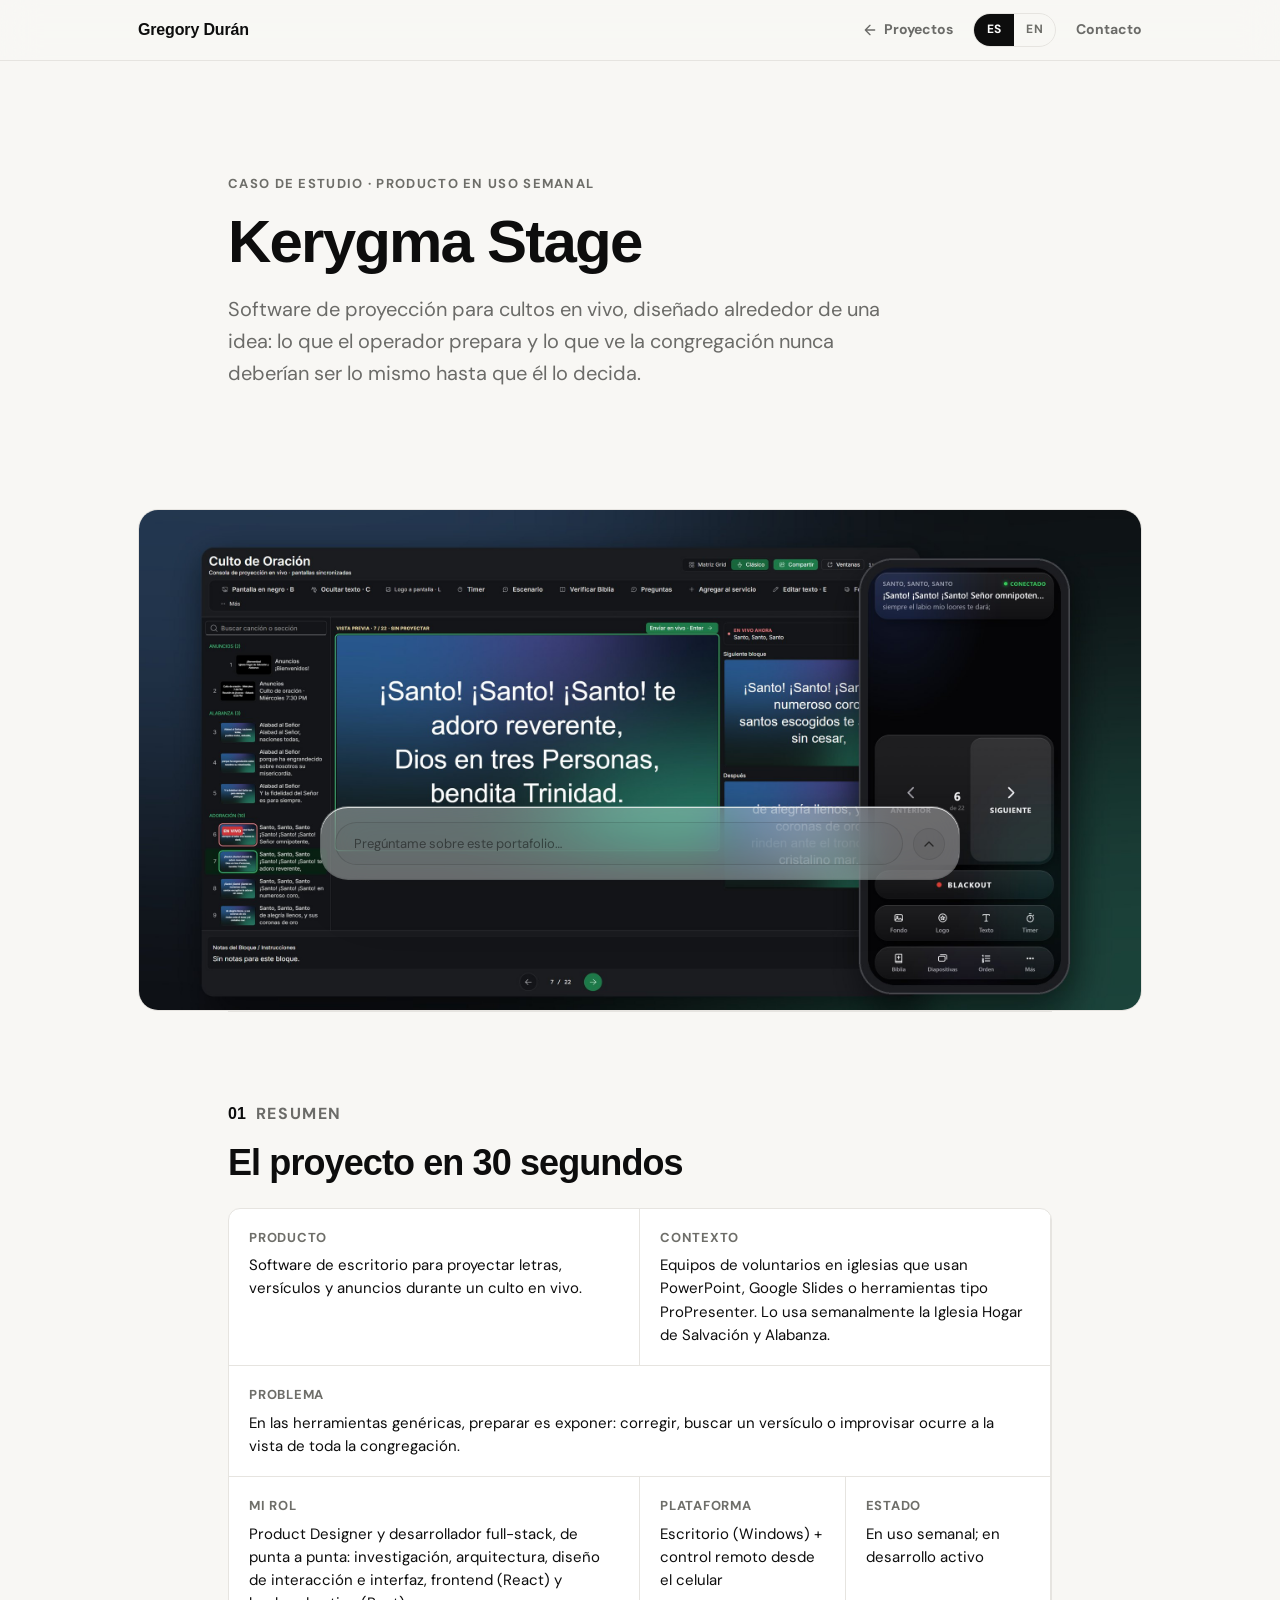
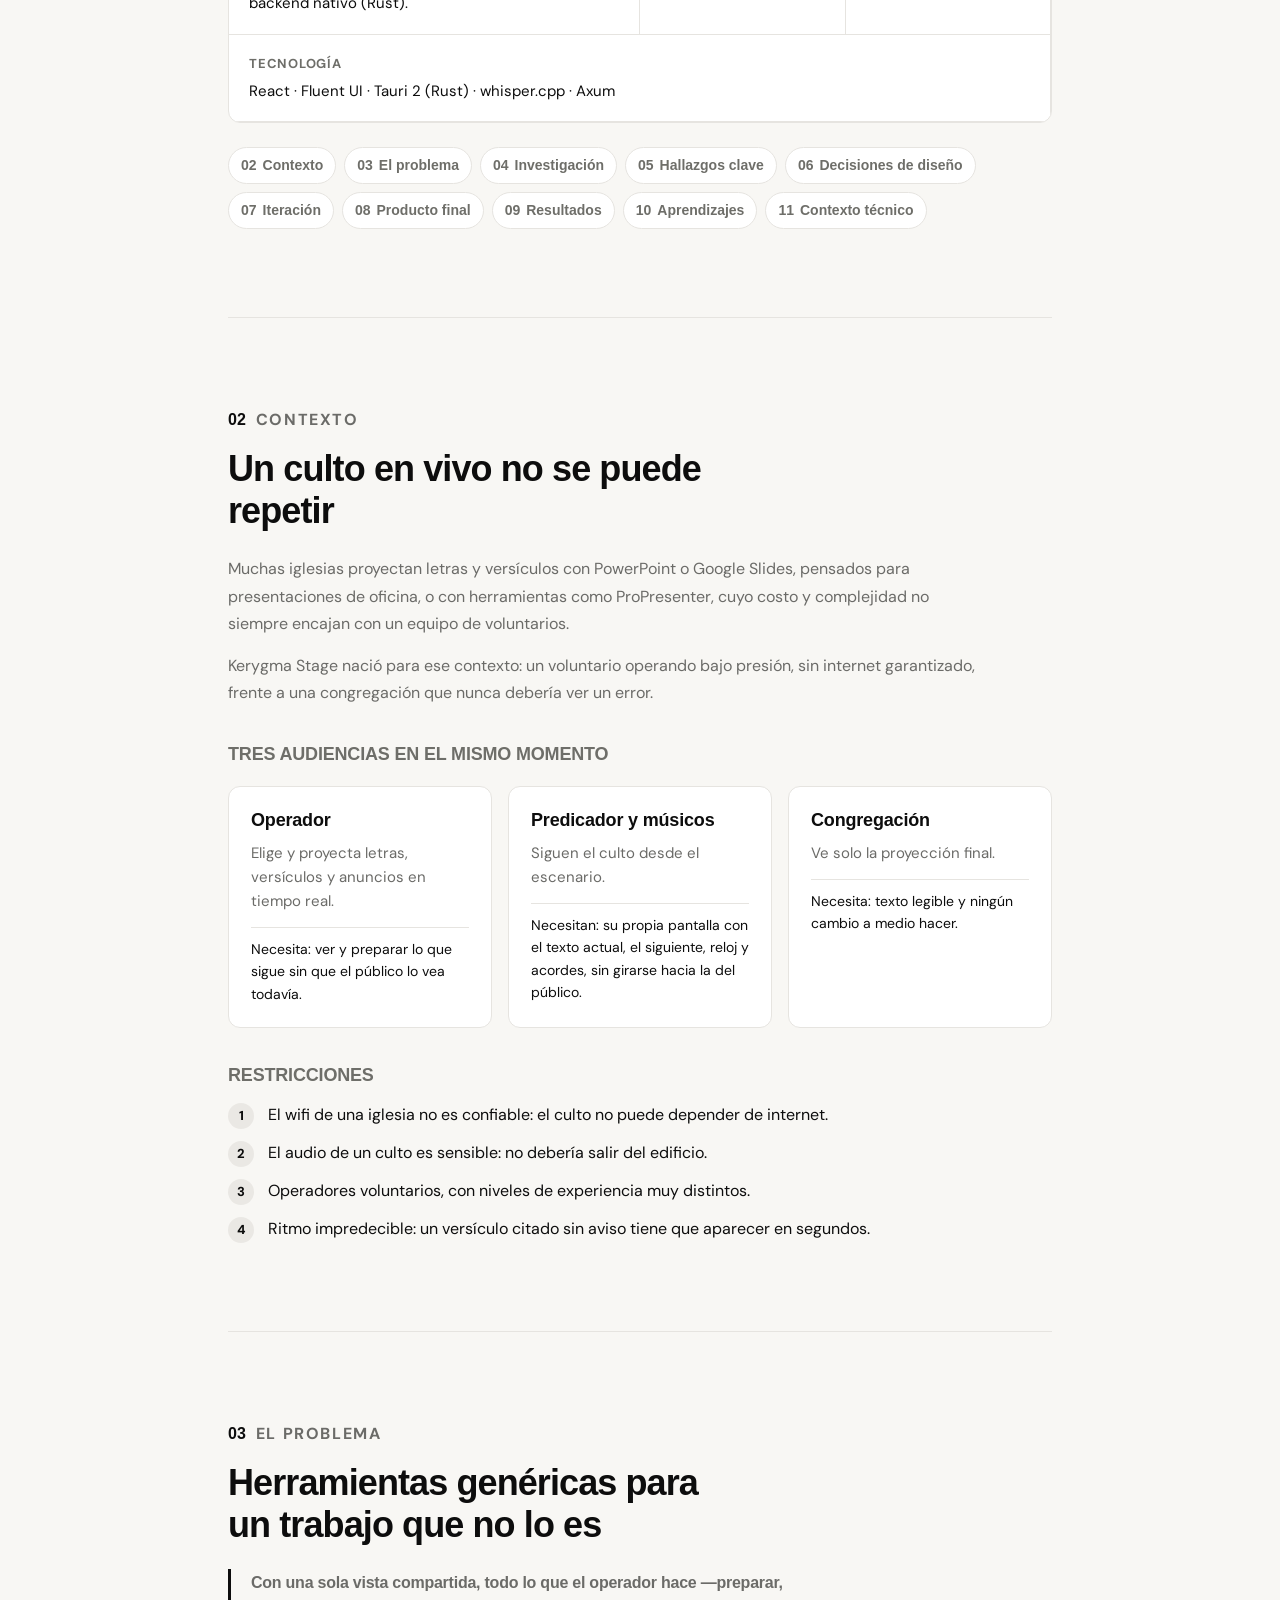
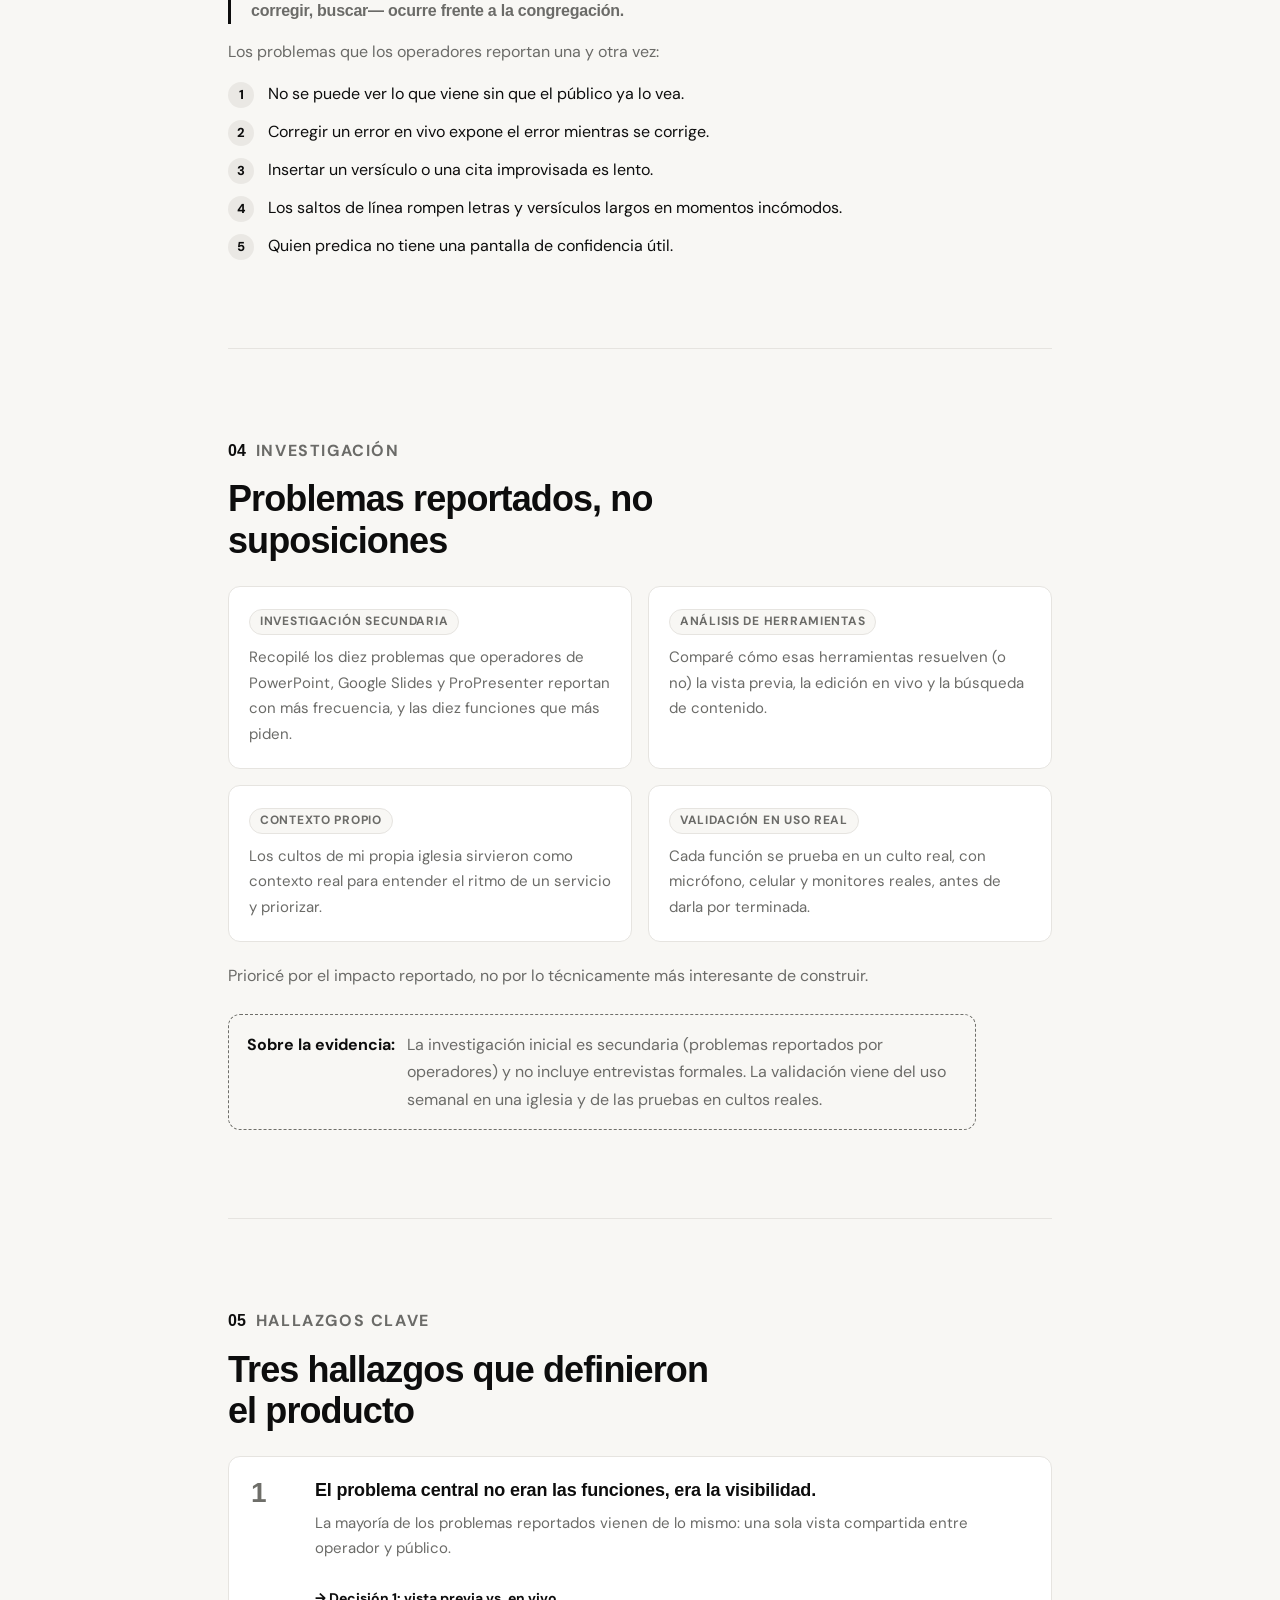
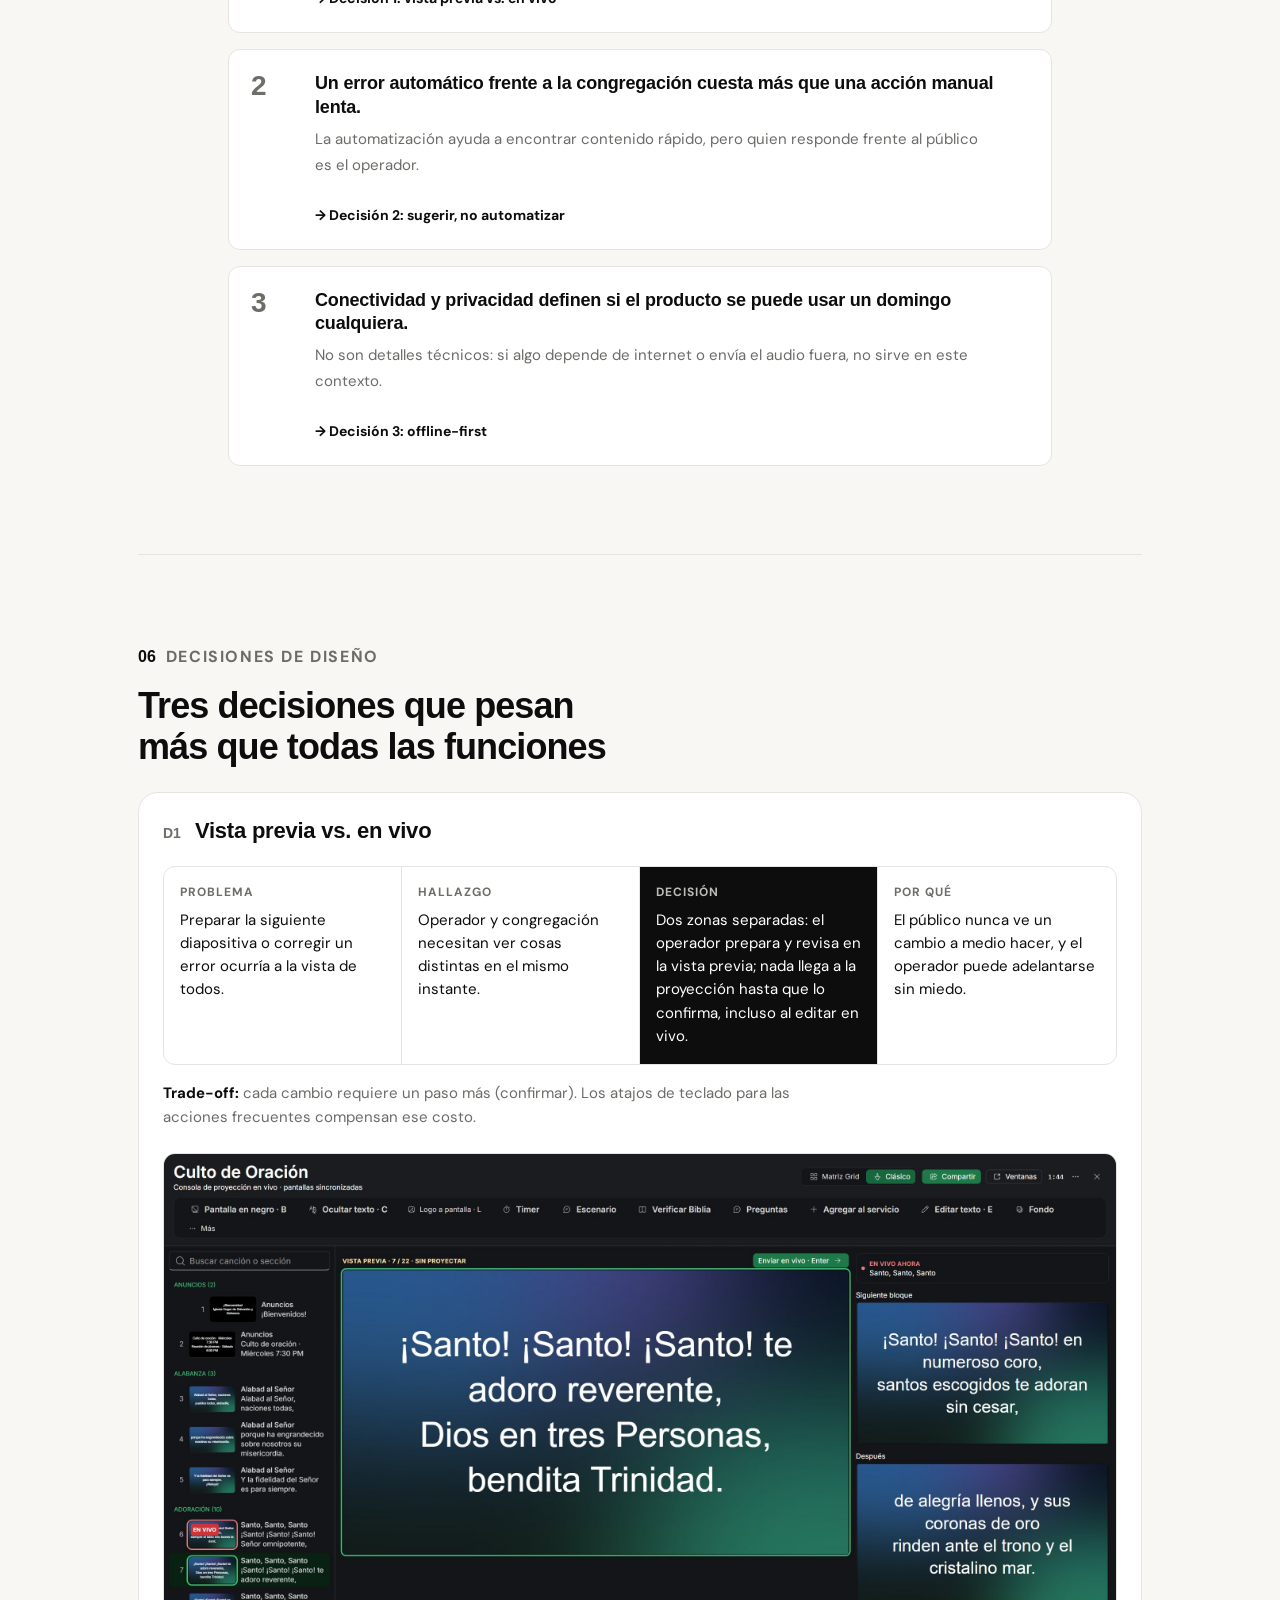
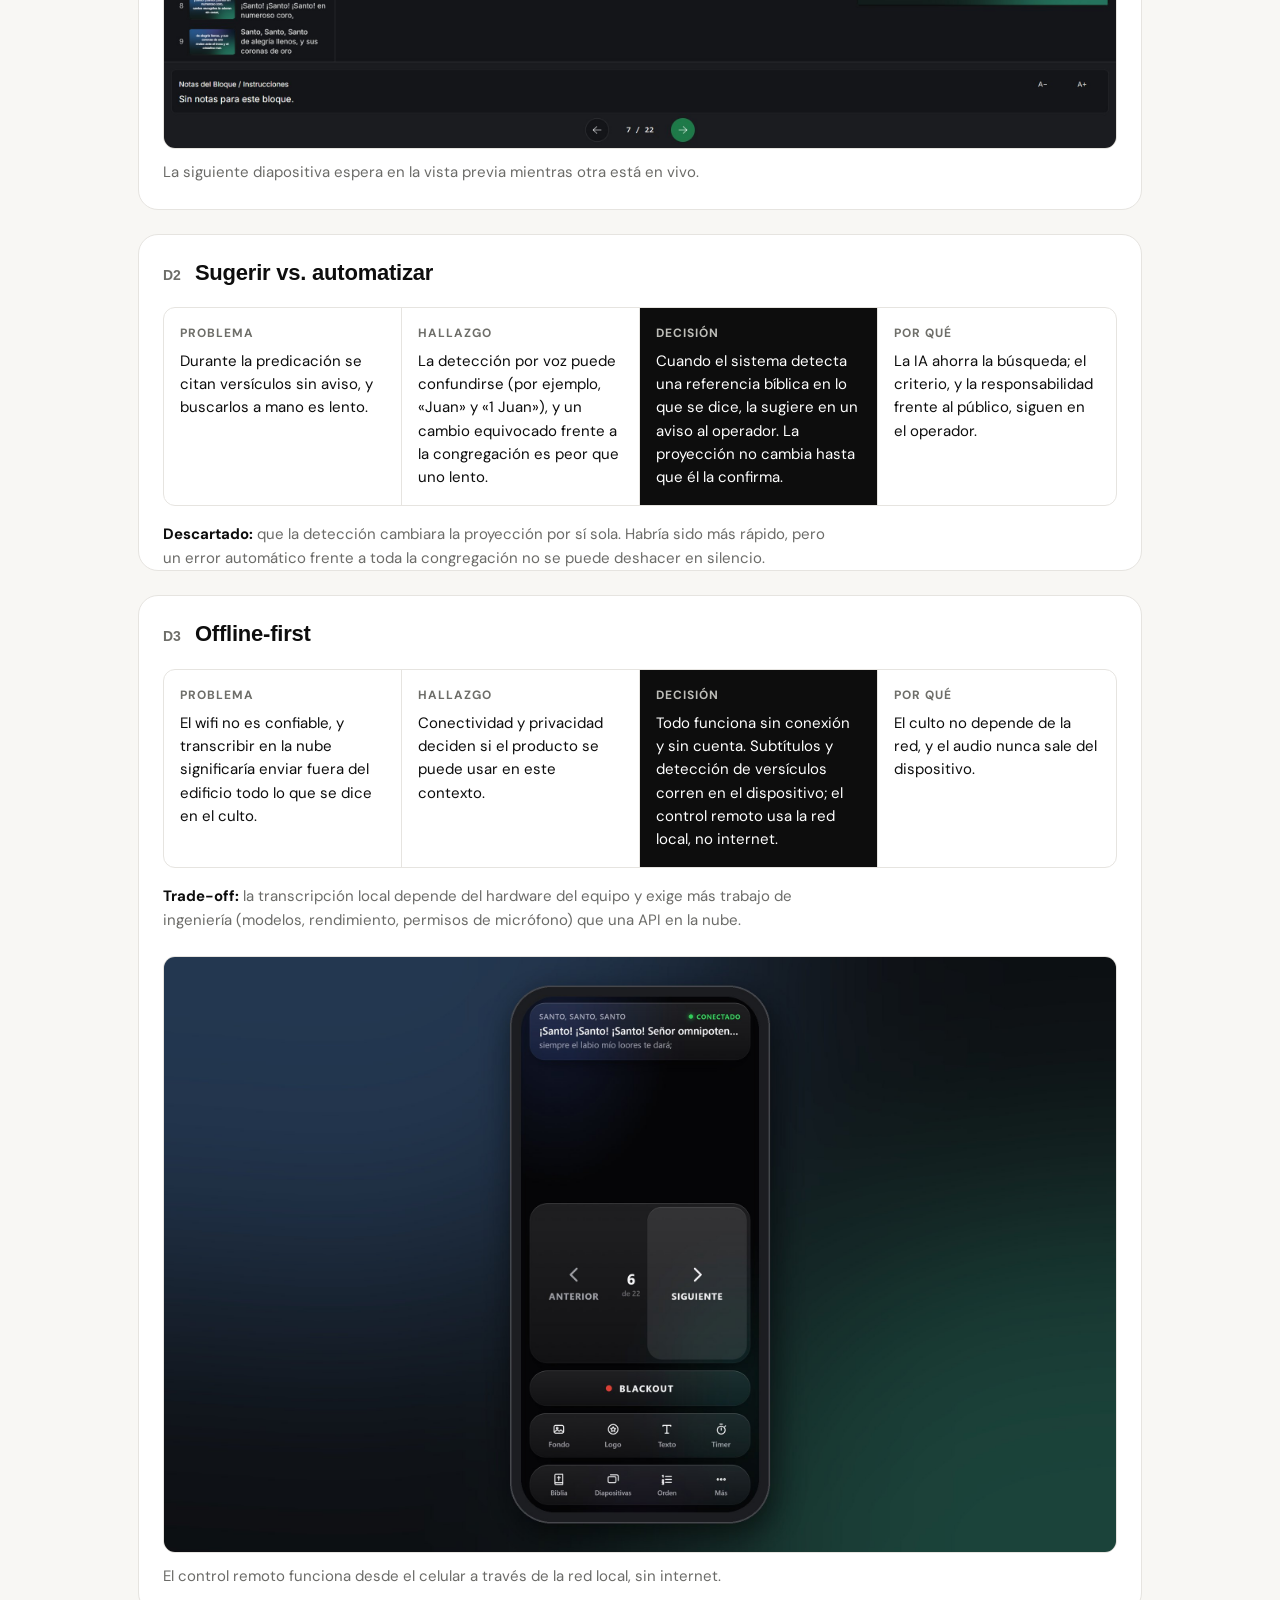
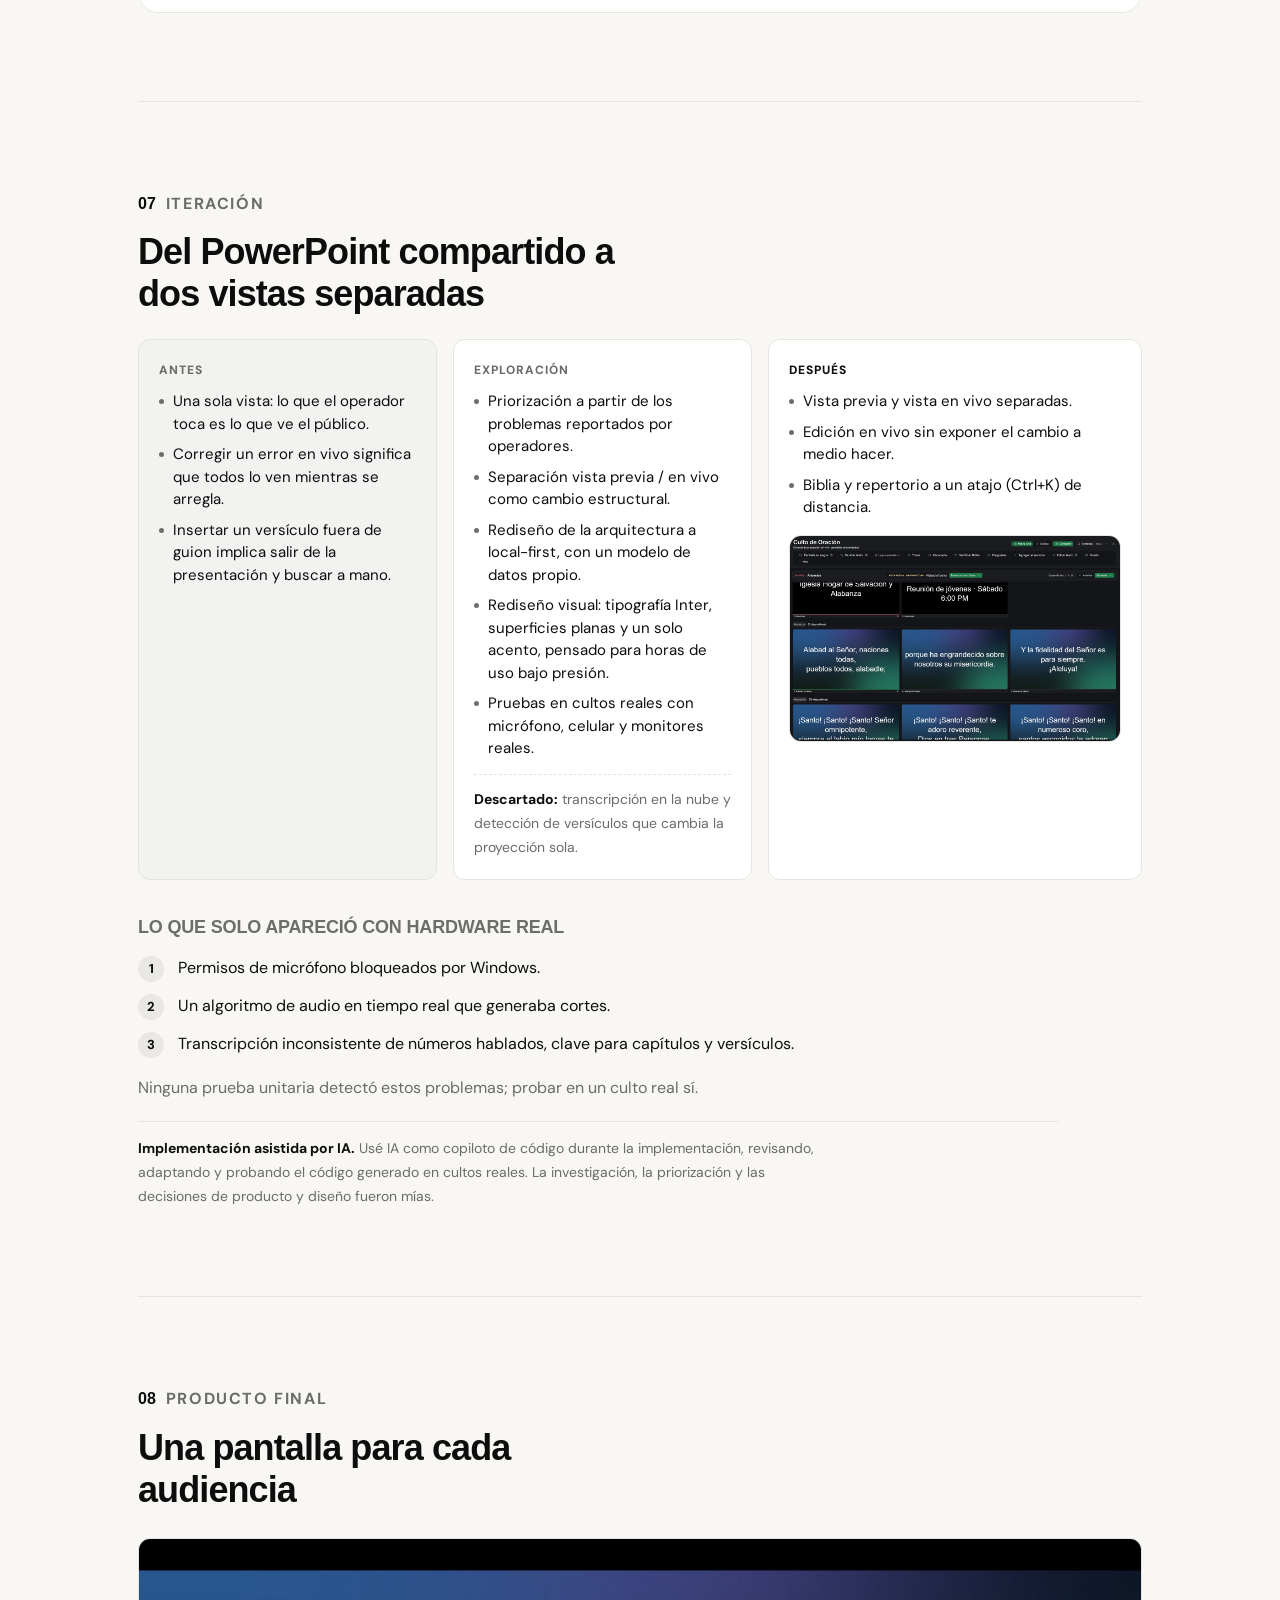
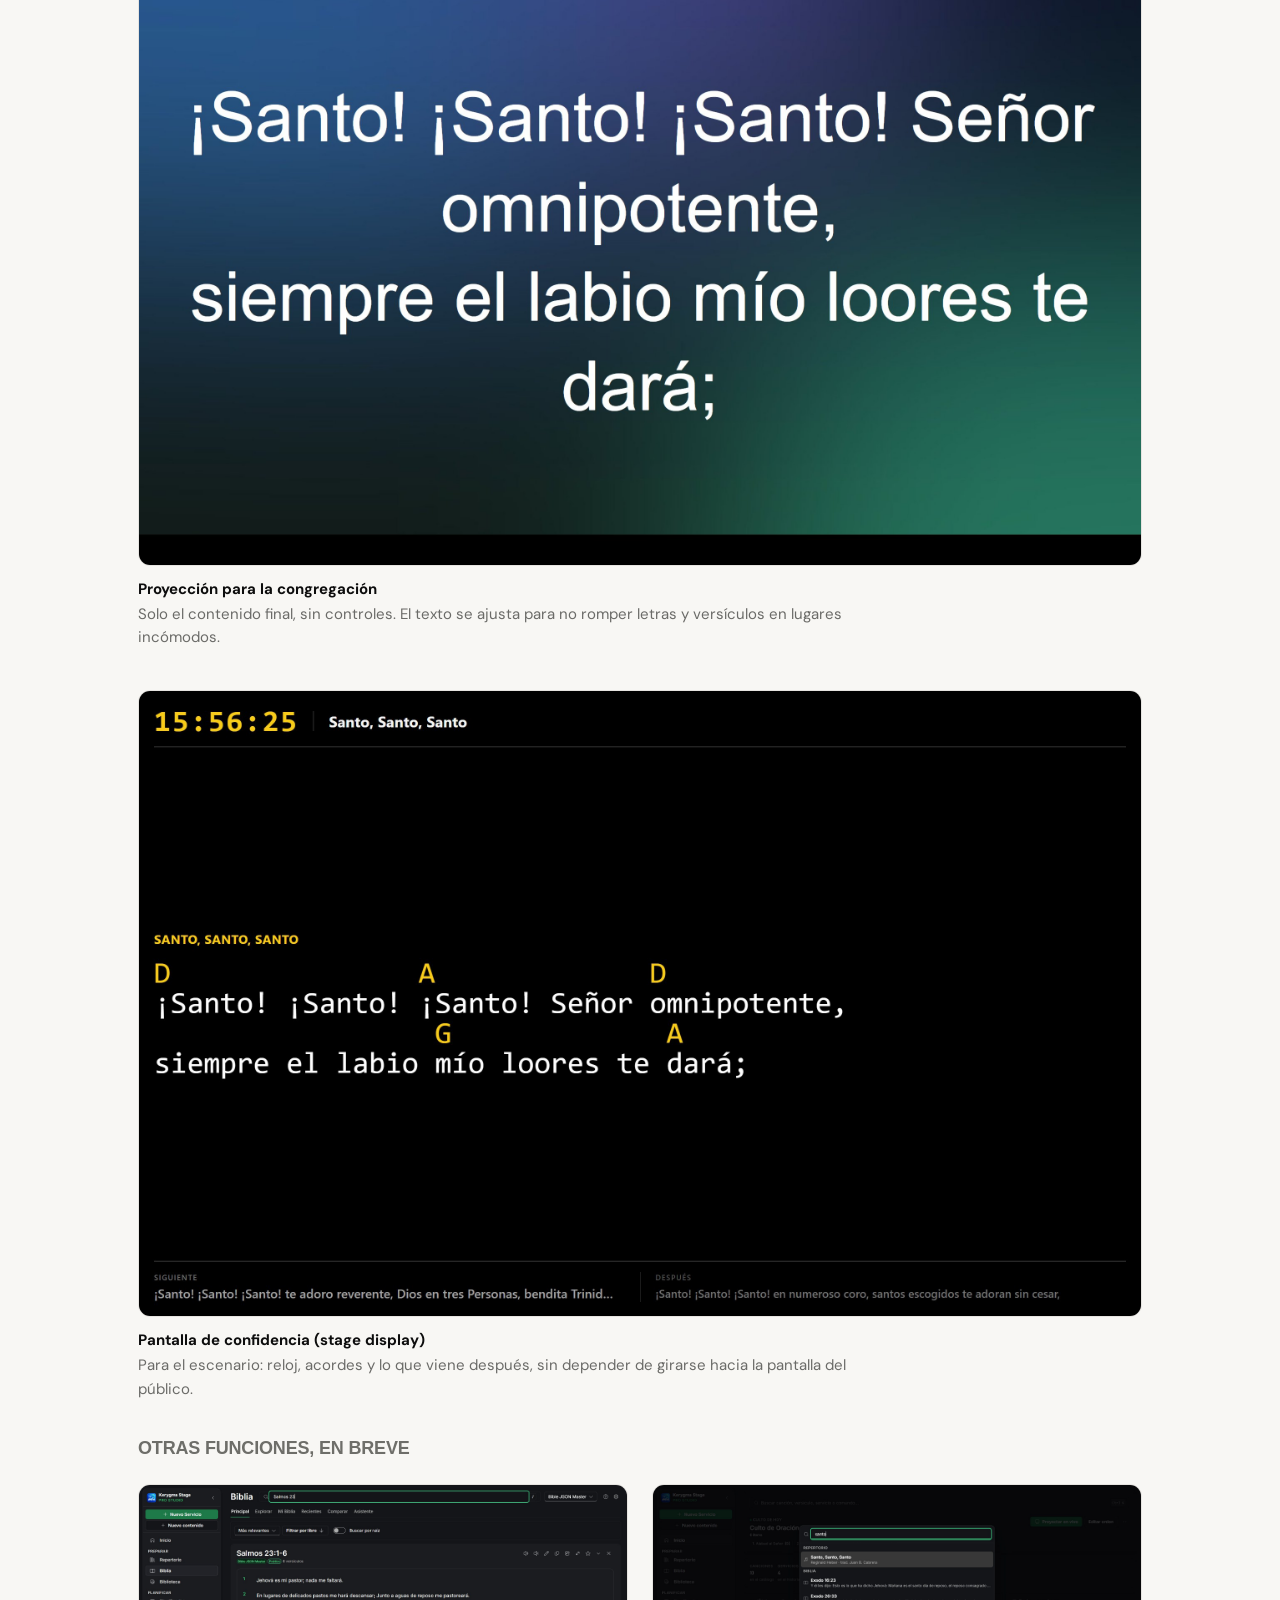
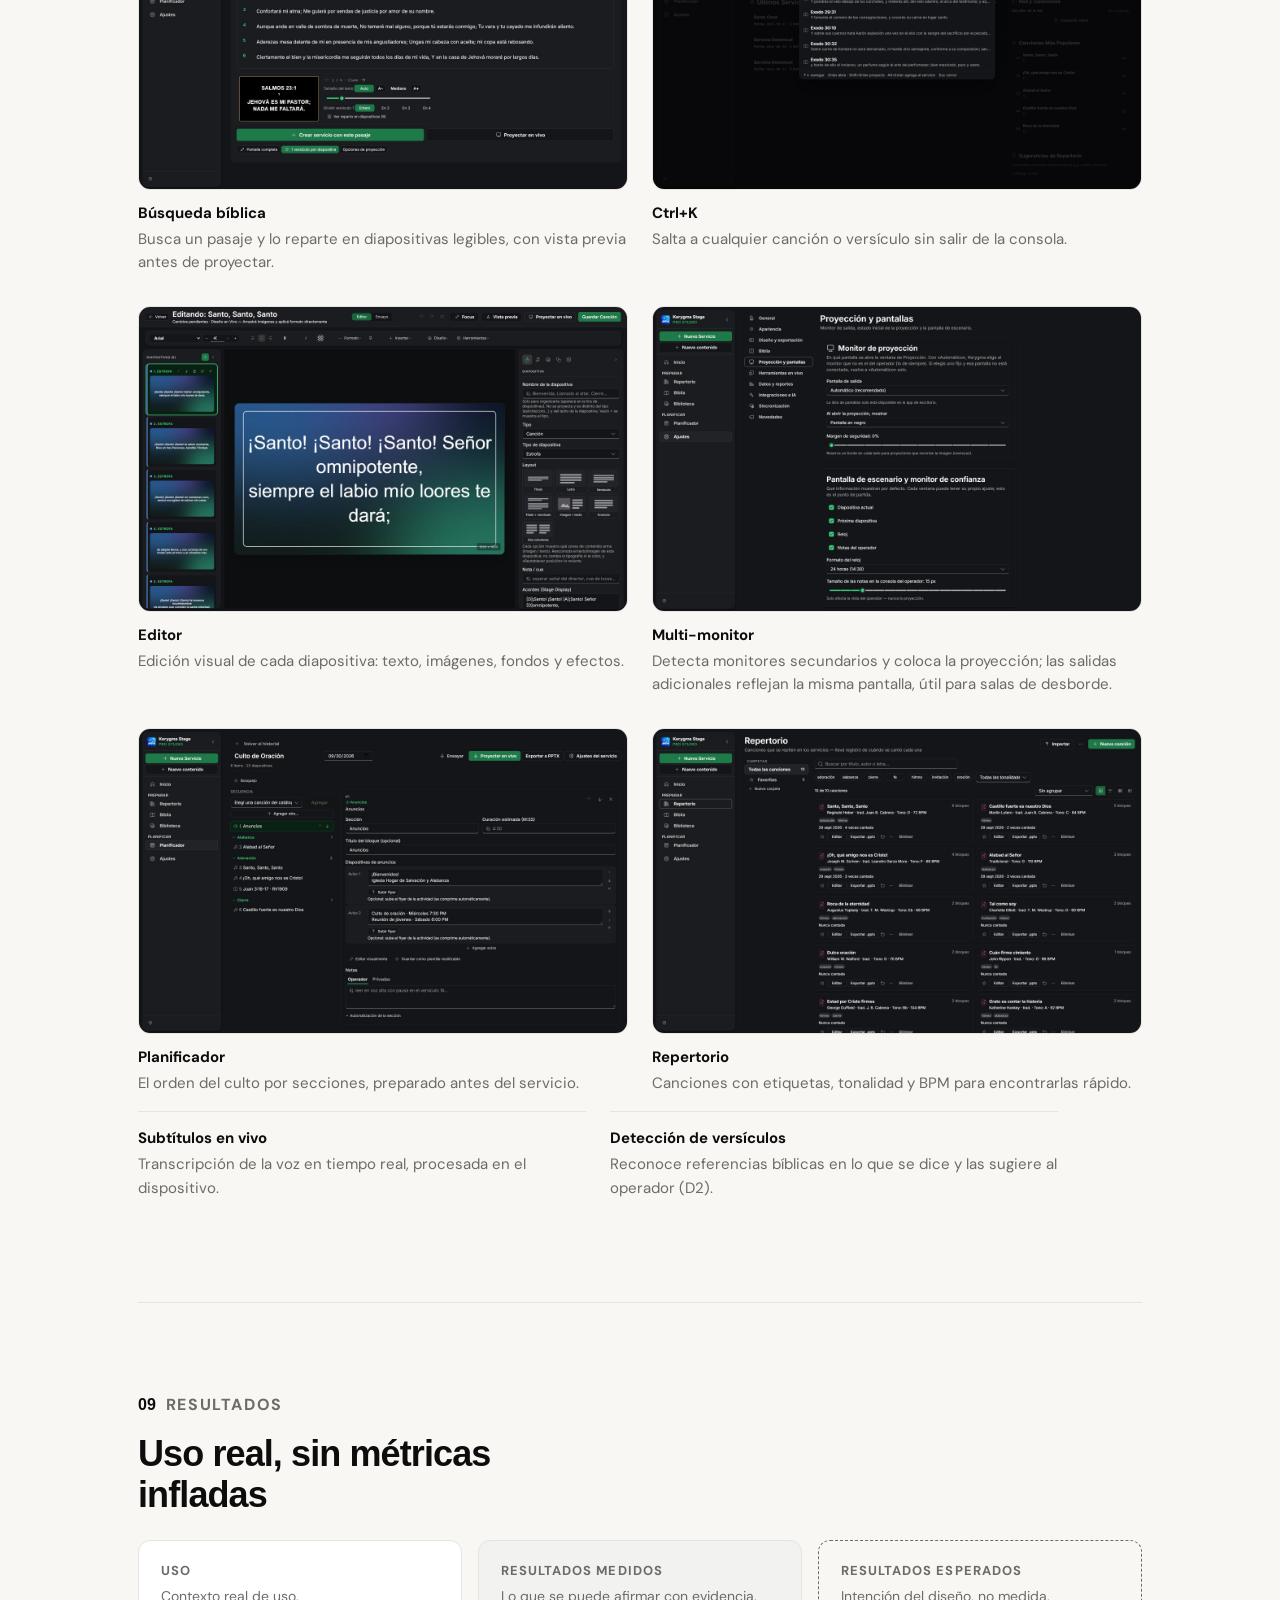
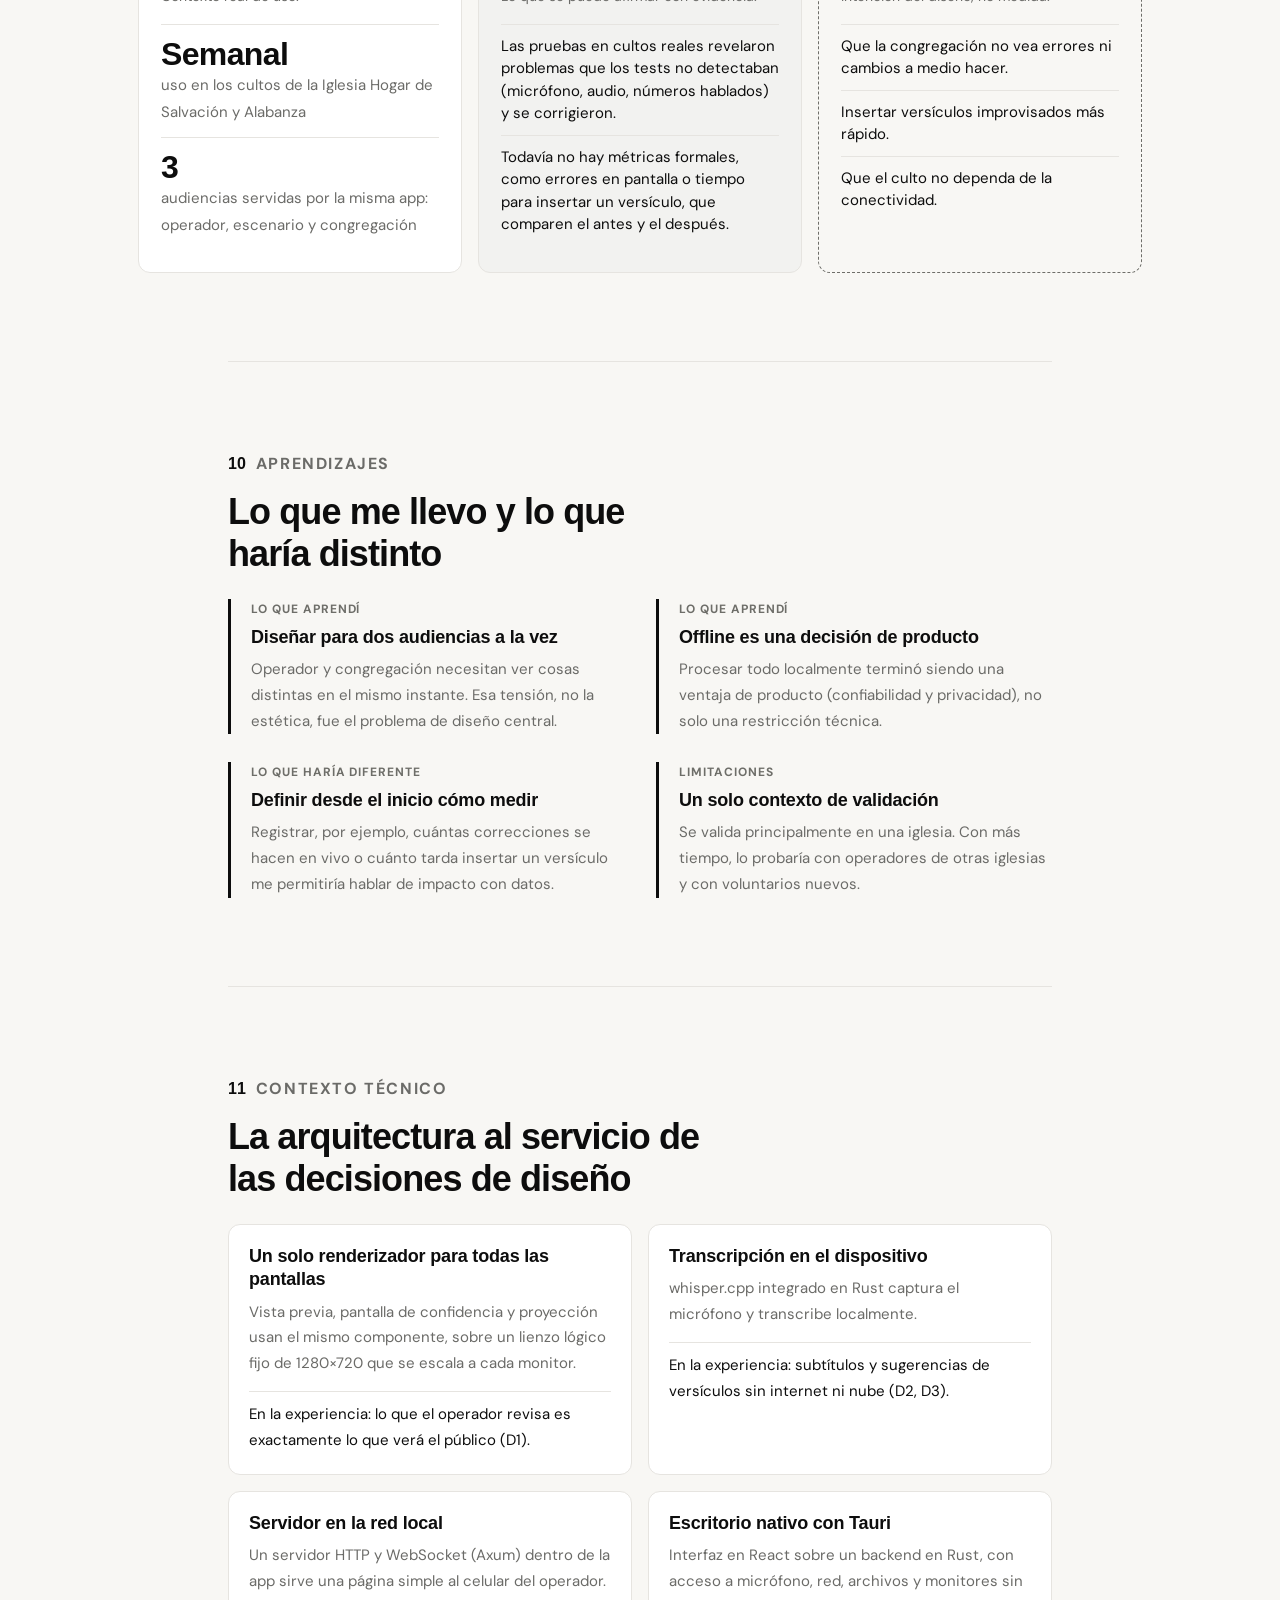
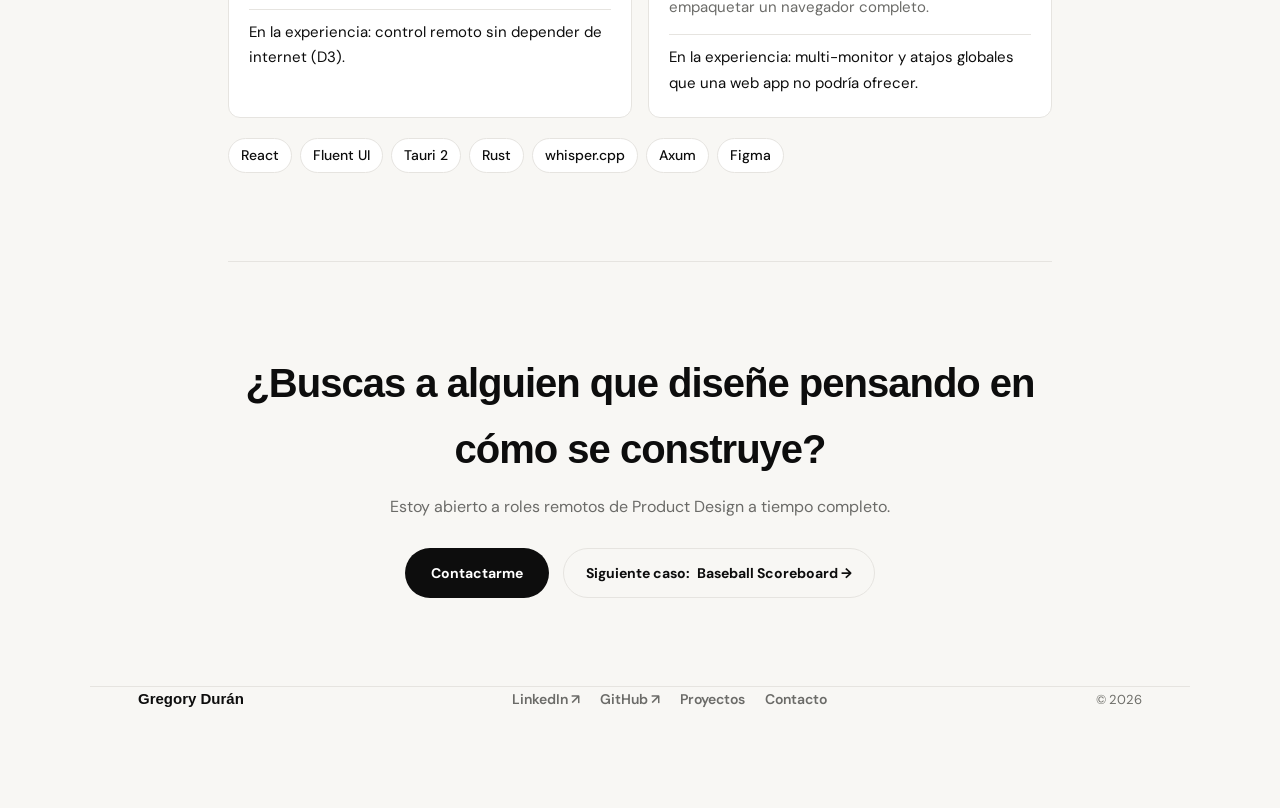
<file: proyectos/kerygma-stage.html>
<!DOCTYPE html>
<html lang="es">
<head>
<meta charset="UTF-8">
<meta name="viewport" content="width=device-width, initial-scale=1.0">
<title data-i18n="meta.kerygma.title">Kerygma Stage — Caso de estudio | Gregory Durán</title>
<meta name="description" content="Caso de estudio de Product Design: software de proyección para cultos en vivo. Vista previa vs. en vivo, IA que sugiere en lugar de decidir y una arquitectura offline-first.">
<link rel="canonical" href="https://gregorymduran.github.io/proyectos/kerygma-stage.html">
<meta name="author" content="Gregory Durán">
<meta name="theme-color" content="#F8F7F4">
<link rel="icon"
  href="data:image/svg+xml,%3Csvg xmlns='http://www.w3.org/2000/svg' viewBox='0 0 100 100'%3E%3Crect width='100' height='100' rx='22' fill='%230D0D0D'/%3E%3Ctext x='50' y='70' font-family='Arial,sans-serif' font-size='58' font-weight='900' fill='%23F8F7F4' text-anchor='middle'%3EG%3C/text%3E%3C/svg%3E">
<meta property="og:type" content="article">
<meta property="og:site_name" content="Gregory Durán">
<meta property="og:title" content="Kerygma Stage — Caso de estudio | Gregory Durán">
<meta property="og:description" content="Software de proyección para cultos en vivo: vista previa vs. en vivo, IA que sugiere en lugar de decidir y una arquitectura offline-first.">
<meta property="og:url" content="https://gregorymduran.github.io/proyectos/kerygma-stage.html">
<meta property="og:image" content="https://gregorymduran.github.io/assets/img/kerygma-stage/og-cover.jpg">
<meta property="og:image:width" content="1200">
<meta property="og:image:height" content="630">
<meta name="twitter:card" content="summary_large_image">
<meta name="twitter:title" content="Kerygma Stage — Caso de estudio | Gregory Durán">
<meta name="twitter:description" content="Software de proyección para cultos en vivo: vista previa vs. en vivo, IA que sugiere en lugar de decidir y una arquitectura offline-first.">
<meta name="twitter:image" content="https://gregorymduran.github.io/assets/img/kerygma-stage/og-cover.jpg">
<script type="application/ld+json">
{
  "@context": "https://schema.org",
  "@graph": [
    {
      "@type": "Article",
      "headline": "Kerygma Stage — Product Design case study",
      "description": "Church presentation software for live services: preview vs. live, AI that suggests instead of deciding, and an offline-first architecture.",
      "image": "https://gregorymduran.github.io/assets/img/kerygma-stage/og-cover.jpg",
      "url": "https://gregorymduran.github.io/proyectos/kerygma-stage.html",
      "mainEntityOfPage": "https://gregorymduran.github.io/proyectos/kerygma-stage.html",
      "inLanguage": ["es", "en"],
      "genre": "Case study",
      "author": { "@type": "Person", "@id": "https://gregorymduran.github.io/#person", "name": "Gregory Durán", "url": "https://gregorymduran.github.io/" },
      "about": {
        "@type": "SoftwareApplication",
        "name": "Kerygma Stage",
        "applicationCategory": "MultimediaApplication",
        "operatingSystem": "Windows"
      }
    },
    {
      "@type": "BreadcrumbList",
      "itemListElement": [
        { "@type": "ListItem", "position": 1, "name": "Gregory Durán", "item": "https://gregorymduran.github.io/" },
        { "@type": "ListItem", "position": 2, "name": "Kerygma Stage", "item": "https://gregorymduran.github.io/proyectos/kerygma-stage.html" }
      ]
    }
  ]
}
</script>
<script>document.documentElement.classList.add('js');</script>
<link rel="preconnect" href="https://fonts.googleapis.com">
<link rel="preconnect" href="https://fonts.gstatic.com" crossorigin>
<link rel="preconnect" href="https://api.fontshare.com" crossorigin>
<link href="https://fonts.googleapis.com/css2?family=DM+Sans:wght@400;500;700&display=swap" rel="stylesheet">
<link rel="stylesheet" href="https://api.fontshare.com/v2/css?f[]=satoshi@700,800,900&display=swap">
<link rel="stylesheet" href="../css/base.css">
<link rel="stylesheet" href="./project-shared.css">
</head>
<body class="project kerygma">

<a href="#main" class="skip" data-i18n="skip">Saltar al contenido</a>

<header class="nav" id="siteNav">
  <div class="g-wide nav-row">
    <a href="../index.html" class="nav-name">Gregory Durán</a>
    <div class="nav-right">
      <a href="../index.html#work" class="nav-back">
        <svg viewBox="0 0 24 24" fill="none" stroke="currentColor" stroke-width="2" stroke-linecap="round" stroke-linejoin="round" aria-hidden="true"><path d="M19 12H5M12 19l-7-7 7-7"/></svg>
        <span data-i18n="case.nav.back">Proyectos</span>
      </a>
      <div class="lang-toggle" role="group" aria-label="Idioma / Language">
        <button type="button" id="btnEs" class="active" lang="es" aria-pressed="true" aria-label="Español">ES</button>
        <button type="button" id="btnEn" lang="en" aria-pressed="false" aria-label="English">EN</button>
      </div>
      <a href="../index.html#contact" class="nav-contact-lnk" data-i18n="navigation.contact">Contacto</a>
    </div>
  </div>
</header>

<main id="main">

  <!-- HERO ─────────────────────────────────────────── -->
  <div class="g">
    <header class="case-hero">
      <p class="eyebrow rv" data-i18n="case.kerygma.hero.eyebrow">Caso de estudio · Producto en uso semanal</p>
      <h1 class="rv">Kerygma Stage</h1>
      <p class="subtitle rv" data-i18n="case.kerygma.hero.subtitle">Software de proyección para cultos en vivo, diseñado alrededor de una idea: lo que el operador prepara y lo que ve la congregación nunca deberían ser lo mismo hasta que él lo decida.</p>
    </header>
  </div>
  <div class="g-wide">
    <div class="hero-img rv">
      <img src="../assets/img/kerygma-stage/cover-hero.jpg" data-i18n-alt="case.kerygma.hero.imageAlt" alt="Consola del operador con vista previa y vista en vivo separadas, junto al control remoto en el celular" width="2400" height="1200">
    </div>
  </div>

  <!-- 01 OVERVIEW ──────────────────────────────────── -->
  <div class="g">
    <section class="cs" id="overview" aria-labelledby="t-overview">
      <div class="sec-head">
        <p class="sec-num"><b>01</b> <span data-i18n="case.sec.overview">Resumen</span></p>
        <h2 id="t-overview" data-i18n="case.kerygma.overview.heading">El proyecto en 30 segundos</h2>
      </div>
      <dl class="overview rv">
        <div class="wide">
          <dt data-i18n="case.ov.product">Producto</dt>
          <dd data-i18n="case.kerygma.ov.product">Software de escritorio para proyectar letras, versículos y anuncios durante un culto en vivo.</dd>
        </div>
        <div class="wide">
          <dt data-i18n="case.ov.context">Contexto</dt>
          <dd data-i18n="case.kerygma.ov.context">Equipos de voluntarios en iglesias que usan PowerPoint, Google Slides o herramientas tipo ProPresenter. Lo usa semanalmente la Iglesia Hogar de Salvación y Alabanza.</dd>
        </div>
        <div class="full">
          <dt data-i18n="case.ov.problem">Problema</dt>
          <dd data-i18n="case.kerygma.ov.problem">En las herramientas genéricas, preparar es exponer: corregir, buscar un versículo o improvisar ocurre a la vista de toda la congregación.</dd>
        </div>
        <div class="wide">
          <dt data-i18n="case.ov.role">Mi rol</dt>
          <dd data-i18n="case.kerygma.ov.role">Product Designer y desarrollador full-stack, de punta a punta: investigación, arquitectura, diseño de interacción e interfaz, frontend (React) y backend nativo (Rust).</dd>
        </div>
        <div>
          <dt data-i18n="case.ov.platform">Plataforma</dt>
          <dd data-i18n="case.kerygma.ov.platform">Escritorio (Windows) + control remoto desde el celular</dd>
        </div>
        <div>
          <dt data-i18n="case.ov.status">Estado</dt>
          <dd data-i18n="case.kerygma.ov.status">En uso semanal; en desarrollo activo</dd>
        </div>
        <div class="full">
          <dt data-i18n="case.ov.tech">Tecnología</dt>
          <dd>React · Fluent UI · Tauri 2 (Rust) · whisper.cpp · Axum</dd>
        </div>
      </dl>
      <nav class="toc rv" data-i18n-aria="case.toc.label" aria-label="Secciones del caso de estudio">
        <ol>
          <li><a href="#context"><span>02</span> <span data-i18n="case.sec.context">Contexto</span></a></li>
          <li><a href="#problem"><span>03</span> <span data-i18n="case.sec.problem">El problema</span></a></li>
          <li><a href="#research"><span>04</span> <span data-i18n="case.sec.research">Investigación</span></a></li>
          <li><a href="#insights"><span>05</span> <span data-i18n="case.sec.insights">Hallazgos clave</span></a></li>
          <li><a href="#decisions"><span>06</span> <span data-i18n="case.sec.decisions">Decisiones de diseño</span></a></li>
          <li><a href="#iteration"><span>07</span> <span data-i18n="case.sec.iteration">Iteración</span></a></li>
          <li><a href="#product"><span>08</span> <span data-i18n="case.sec.product">Producto final</span></a></li>
          <li><a href="#results"><span>09</span> <span data-i18n="case.sec.results">Resultados</span></a></li>
          <li><a href="#learnings"><span>10</span> <span data-i18n="case.sec.learnings">Aprendizajes</span></a></li>
          <li><a href="#tech"><span>11</span> <span data-i18n="case.sec.tech">Contexto técnico</span></a></li>
        </ol>
      </nav>
    </section>
  </div>

  <!-- 02 CONTEXT ───────────────────────────────────── -->
  <div class="g">
    <section class="cs" id="context" aria-labelledby="t-context">
      <div class="sec-head rv">
        <p class="sec-num"><b>02</b> <span data-i18n="case.sec.context">Contexto</span></p>
        <h2 id="t-context" data-i18n="case.kerygma.context.heading">Un culto en vivo no se puede repetir</h2>
      </div>
      <p class="rv" data-i18n="case.kerygma.context.p1">Muchas iglesias proyectan letras y versículos con PowerPoint o Google Slides, pensados para presentaciones de oficina, o con herramientas como ProPresenter, cuyo costo y complejidad no siempre encajan con un equipo de voluntarios.</p>
      <p class="rv" data-i18n="case.kerygma.context.p2">Kerygma Stage nació para ese contexto: un voluntario operando bajo presión, sin internet garantizado, frente a una congregación que nunca debería ver un error.</p>

      <h3 class="sub-head rv" data-i18n="case.kerygma.context.usersHead">Tres audiencias en el mismo momento</h3>
      <div class="cards three rv">
        <div class="card">
          <h3 data-i18n="case.kerygma.users.card1.title">Operador</h3>
          <p data-i18n="case.kerygma.users.card1.body">Elige y proyecta letras, versículos y anuncios en tiempo real.</p>
          <p class="need" data-i18n="case.kerygma.users.card1.need">Necesita: ver y preparar lo que sigue sin que el público lo vea todavía.</p>
        </div>
        <div class="card">
          <h3 data-i18n="case.kerygma.users.card2.title">Predicador y músicos</h3>
          <p data-i18n="case.kerygma.users.card2.body">Siguen el culto desde el escenario.</p>
          <p class="need" data-i18n="case.kerygma.users.card2.need">Necesitan: su propia pantalla con el texto actual, el siguiente, reloj y acordes, sin girarse hacia la del público.</p>
        </div>
        <div class="card">
          <h3 data-i18n="case.kerygma.users.card3.title">Congregación</h3>
          <p data-i18n="case.kerygma.users.card3.body">Ve solo la proyección final.</p>
          <p class="need" data-i18n="case.kerygma.users.card3.need">Necesita: texto legible y ningún cambio a medio hacer.</p>
        </div>
      </div>

      <h3 class="sub-head rv" data-i18n="case.kerygma.context.constraintsHead">Restricciones</h3>
      <ul class="goal-list rv">
        <li><span class="gi" aria-hidden="true">1</span><span data-i18n="case.kerygma.constraint1">El wifi de una iglesia no es confiable: el culto no puede depender de internet.</span></li>
        <li><span class="gi" aria-hidden="true">2</span><span data-i18n="case.kerygma.constraint2">El audio de un culto es sensible: no debería salir del edificio.</span></li>
        <li><span class="gi" aria-hidden="true">3</span><span data-i18n="case.kerygma.constraint3">Operadores voluntarios, con niveles de experiencia muy distintos.</span></li>
        <li><span class="gi" aria-hidden="true">4</span><span data-i18n="case.kerygma.constraint4">Ritmo impredecible: un versículo citado sin aviso tiene que aparecer en segundos.</span></li>
      </ul>
    </section>
  </div>

  <!-- 03 PROBLEM ───────────────────────────────────── -->
  <div class="g">
    <section class="cs" id="problem" aria-labelledby="t-problem">
      <div class="sec-head rv">
        <p class="sec-num"><b>03</b> <span data-i18n="case.sec.problem">El problema</span></p>
        <h2 id="t-problem" data-i18n="case.kerygma.problem.heading">Herramientas genéricas para un trabajo que no lo es</h2>
      </div>
      <p class="problem-statement rv" data-i18n="case.kerygma.problem.statement">Con una sola vista compartida, todo lo que el operador hace —preparar, corregir, buscar— ocurre frente a la congregación.</p>
      <p class="rv" data-i18n="case.kerygma.problem.body">Los problemas que los operadores reportan una y otra vez:</p>
      <ul class="goal-list rv">
        <li><span class="gi" aria-hidden="true">1</span><span data-i18n="case.kerygma.problem.goal1">No se puede ver lo que viene sin que el público ya lo vea.</span></li>
        <li><span class="gi" aria-hidden="true">2</span><span data-i18n="case.kerygma.problem.goal2">Corregir un error en vivo expone el error mientras se corrige.</span></li>
        <li><span class="gi" aria-hidden="true">3</span><span data-i18n="case.kerygma.problem.goal3">Insertar un versículo o una cita improvisada es lento.</span></li>
        <li><span class="gi" aria-hidden="true">4</span><span data-i18n="case.kerygma.problem.goal4">Los saltos de línea rompen letras y versículos largos en momentos incómodos.</span></li>
        <li><span class="gi" aria-hidden="true">5</span><span data-i18n="case.kerygma.problem.goal5">Quien predica no tiene una pantalla de confidencia útil.</span></li>
      </ul>
    </section>
  </div>

  <!-- 04 RESEARCH ──────────────────────────────────── -->
  <div class="g">
    <section class="cs" id="research" aria-labelledby="t-research">
      <div class="sec-head rv">
        <p class="sec-num"><b>04</b> <span data-i18n="case.sec.research">Investigación</span></p>
        <h2 id="t-research" data-i18n="case.kerygma.research.heading">Problemas reportados, no suposiciones</h2>
      </div>
      <div class="methods rv">
        <div class="method">
          <span class="tag" data-i18n="case.kerygma.research.m1.tag">Investigación secundaria</span>
          <p data-i18n="case.kerygma.research.m1.body">Recopilé los diez problemas que operadores de PowerPoint, Google Slides y ProPresenter reportan con más frecuencia, y las diez funciones que más piden.</p>
        </div>
        <div class="method">
          <span class="tag" data-i18n="case.kerygma.research.m2.tag">Análisis de herramientas</span>
          <p data-i18n="case.kerygma.research.m2.body">Comparé cómo esas herramientas resuelven (o no) la vista previa, la edición en vivo y la búsqueda de contenido.</p>
        </div>
        <div class="method">
          <span class="tag" data-i18n="case.kerygma.research.m3.tag">Contexto propio</span>
          <p data-i18n="case.kerygma.research.m3.body">Los cultos de mi propia iglesia sirvieron como contexto real para entender el ritmo de un servicio y priorizar.</p>
        </div>
        <div class="method">
          <span class="tag" data-i18n="case.kerygma.research.m4.tag">Validación en uso real</span>
          <p data-i18n="case.kerygma.research.m4.body">Cada función se prueba en un culto real, con micrófono, celular y monitores reales, antes de darla por terminada.</p>
        </div>
      </div>
      <p class="rv" style="margin-top:20px" data-i18n="case.kerygma.research.priority">Prioricé por el impacto reportado, no por lo técnicamente más interesante de construir.</p>
      <p class="evidence rv"><strong data-i18n="case.evidence.label">Sobre la evidencia:</strong> <span data-i18n="case.kerygma.research.evidence">La investigación inicial es secundaria (problemas reportados por operadores) y no incluye entrevistas formales. La validación viene del uso semanal en una iglesia y de las pruebas en cultos reales.</span></p>
    </section>
  </div>

  <!-- 05 INSIGHTS ──────────────────────────────────── -->
  <div class="g">
    <section class="cs" id="insights" aria-labelledby="t-insights">
      <div class="sec-head rv">
        <p class="sec-num"><b>05</b> <span data-i18n="case.sec.insights">Hallazgos clave</span></p>
        <h2 id="t-insights" data-i18n="case.kerygma.insights.heading">Tres hallazgos que definieron el producto</h2>
      </div>
      <div class="insights rv">
        <div class="insight">
          <span class="n" aria-hidden="true">1</span>
          <h3 data-i18n="case.kerygma.insight1.title">El problema central no eran las funciones, era la visibilidad.</h3>
          <p data-i18n="case.kerygma.insight1.body">La mayoría de los problemas reportados vienen de lo mismo: una sola vista compartida entre operador y público.</p>
          <p class="leads" data-i18n="case.kerygma.insight1.leads">→ Decisión 1: vista previa vs. en vivo</p>
        </div>
        <div class="insight">
          <span class="n" aria-hidden="true">2</span>
          <h3 data-i18n="case.kerygma.insight2.title">Un error automático frente a la congregación cuesta más que una acción manual lenta.</h3>
          <p data-i18n="case.kerygma.insight2.body">La automatización ayuda a encontrar contenido rápido, pero quien responde frente al público es el operador.</p>
          <p class="leads" data-i18n="case.kerygma.insight2.leads">→ Decisión 2: sugerir, no automatizar</p>
        </div>
        <div class="insight">
          <span class="n" aria-hidden="true">3</span>
          <h3 data-i18n="case.kerygma.insight3.title">Conectividad y privacidad definen si el producto se puede usar un domingo cualquiera.</h3>
          <p data-i18n="case.kerygma.insight3.body">No son detalles técnicos: si algo depende de internet o envía el audio fuera, no sirve en este contexto.</p>
          <p class="leads" data-i18n="case.kerygma.insight3.leads">→ Decisión 3: offline-first</p>
        </div>
      </div>
    </section>
  </div>

  <!-- 06 DECISIONS ─────────────────────────────────── -->
  <div class="g-wide">
    <section class="cs" id="decisions" aria-labelledby="t-decisions">
      <div class="g" style="padding:0;margin:0">
        <div class="sec-head rv">
          <p class="sec-num"><b>06</b> <span data-i18n="case.sec.decisions">Decisiones de diseño</span></p>
          <h2 id="t-decisions" data-i18n="case.kerygma.decisions.heading">Tres decisiones que pesan más que todas las funciones</h2>
        </div>
      </div>
      <div class="decisions">
        <article class="decision rv" id="preview-live">
          <div class="decision-head"><span class="n">D1</span><h3 data-i18n="case.kerygma.d1.title">Vista previa vs. en vivo</h3></div>
          <dl class="pidw">
            <div><dt data-i18n="case.pidw.problem">Problema</dt><dd data-i18n="case.kerygma.d1.problem">Preparar la siguiente diapositiva o corregir un error ocurría a la vista de todos.</dd></div>
            <div><dt data-i18n="case.pidw.insight">Hallazgo</dt><dd data-i18n="case.kerygma.d1.insight">Operador y congregación necesitan ver cosas distintas en el mismo instante.</dd></div>
            <div class="is-decision"><dt data-i18n="case.pidw.decision">Decisión</dt><dd data-i18n="case.kerygma.d1.decision">Dos zonas separadas: el operador prepara y revisa en la vista previa; nada llega a la proyección hasta que lo confirma, incluso al editar en vivo.</dd></div>
            <div><dt data-i18n="case.pidw.why">Por qué</dt><dd data-i18n="case.kerygma.d1.why">El público nunca ve un cambio a medio hacer, y el operador puede adelantarse sin miedo.</dd></div>
          </dl>
          <p class="tradeoff"><strong data-i18n="case.tradeoff">Trade-off:</strong> <span data-i18n="case.kerygma.d1.tradeoff">cada cambio requiere un paso más (confirmar). Los atajos de teclado para las acciones frecuentes compensan ese costo.</span></p>
          <figure>
            <div class="screen-frame">
              <img src="../assets/img/kerygma-stage/screen-consola.jpg" data-i18n-alt="case.kerygma.img.console" alt="Consola del operador: la siguiente diapositiva en vista previa mientras otra está en vivo" loading="lazy" width="2400" height="1500">
            </div>
            <figcaption class="screen-cap" data-i18n="case.kerygma.d1.cap">La siguiente diapositiva espera en la vista previa mientras otra está en vivo.</figcaption>
          </figure>
        </article>

        <article class="decision rv" id="suggest-automate">
          <div class="decision-head"><span class="n">D2</span><h3 data-i18n="case.kerygma.d2.title">Sugerir vs. automatizar</h3></div>
          <dl class="pidw">
            <div><dt data-i18n="case.pidw.problem">Problema</dt><dd data-i18n="case.kerygma.d2.problem">Durante la predicación se citan versículos sin aviso, y buscarlos a mano es lento.</dd></div>
            <div><dt data-i18n="case.pidw.insight">Hallazgo</dt><dd data-i18n="case.kerygma.d2.insight">La detección por voz puede confundirse (por ejemplo, «Juan» y «1 Juan»), y un cambio equivocado frente a la congregación es peor que uno lento.</dd></div>
            <div class="is-decision"><dt data-i18n="case.pidw.decision">Decisión</dt><dd data-i18n="case.kerygma.d2.decision">Cuando el sistema detecta una referencia bíblica en lo que se dice, la sugiere en un aviso al operador. La proyección no cambia hasta que él la confirma.</dd></div>
            <div><dt data-i18n="case.pidw.why">Por qué</dt><dd data-i18n="case.kerygma.d2.why">La IA ahorra la búsqueda; el criterio, y la responsabilidad frente al público, siguen en el operador.</dd></div>
          </dl>
          <p class="tradeoff"><strong data-i18n="case.discarded">Descartado:</strong> <span data-i18n="case.kerygma.d2.discarded">que la detección cambiara la proyección por sí sola. Habría sido más rápido, pero un error automático frente a toda la congregación no se puede deshacer en silencio.</span></p>
        </article>

        <article class="decision rv" id="offline-first">
          <div class="decision-head"><span class="n">D3</span><h3 data-i18n="case.kerygma.d3.title">Offline-first</h3></div>
          <dl class="pidw">
            <div><dt data-i18n="case.pidw.problem">Problema</dt><dd data-i18n="case.kerygma.d3.problem">El wifi no es confiable, y transcribir en la nube significaría enviar fuera del edificio todo lo que se dice en el culto.</dd></div>
            <div><dt data-i18n="case.pidw.insight">Hallazgo</dt><dd data-i18n="case.kerygma.d3.insight">Conectividad y privacidad deciden si el producto se puede usar en este contexto.</dd></div>
            <div class="is-decision"><dt data-i18n="case.pidw.decision">Decisión</dt><dd data-i18n="case.kerygma.d3.decision">Todo funciona sin conexión y sin cuenta. Subtítulos y detección de versículos corren en el dispositivo; el control remoto usa la red local, no internet.</dd></div>
            <div><dt data-i18n="case.pidw.why">Por qué</dt><dd data-i18n="case.kerygma.d3.why">El culto no depende de la red, y el audio nunca sale del dispositivo.</dd></div>
          </dl>
          <p class="tradeoff"><strong data-i18n="case.tradeoff">Trade-off:</strong> <span data-i18n="case.kerygma.d3.tradeoff">la transcripción local depende del hardware del equipo y exige más trabajo de ingeniería (modelos, rendimiento, permisos de micrófono) que una API en la nube.</span></p>
          <figure>
            <div class="screen-frame">
              <img src="../assets/img/kerygma-stage/screen-remoto.jpg" data-i18n-alt="case.kerygma.img.remote" alt="Control remoto desde el celular: anterior, siguiente y blackout" loading="lazy" width="2400" height="1500">
            </div>
            <figcaption class="screen-cap" data-i18n="case.kerygma.d3.cap">El control remoto funciona desde el celular a través de la red local, sin internet.</figcaption>
          </figure>
        </article>
      </div>
    </section>
  </div>

  <!-- 07 ITERATION ─────────────────────────────────── -->
  <div class="g-wide">
    <section class="cs" id="iteration" aria-labelledby="t-iteration">
      <div class="g" style="padding:0;margin:0">
        <div class="sec-head rv">
          <p class="sec-num"><b>07</b> <span data-i18n="case.sec.iteration">Iteración</span></p>
          <h2 id="t-iteration" data-i18n="case.kerygma.iteration.heading">Del PowerPoint compartido a dos vistas separadas</h2>
        </div>
      </div>
      <div class="iteration rv">
        <div class="stage before">
          <p class="stage-label" data-i18n="case.stage.before">Antes</p>
          <ul>
            <li data-i18n="case.kerygma.before1">Una sola vista: lo que el operador toca es lo que ve el público.</li>
            <li data-i18n="case.kerygma.before2">Corregir un error en vivo significa que todos lo ven mientras se arregla.</li>
            <li data-i18n="case.kerygma.before3">Insertar un versículo fuera de guion implica salir de la presentación y buscar a mano.</li>
          </ul>
        </div>
        <div class="stage">
          <p class="stage-label" data-i18n="case.stage.exploration">Exploración</p>
          <ul>
            <li data-i18n="case.kerygma.explore1">Priorización a partir de los problemas reportados por operadores.</li>
            <li data-i18n="case.kerygma.explore2">Separación vista previa / en vivo como cambio estructural.</li>
            <li data-i18n="case.kerygma.explore3">Rediseño de la arquitectura a local-first, con un modelo de datos propio.</li>
            <li data-i18n="case.kerygma.explore4">Rediseño visual: tipografía Inter, superficies planas y un solo acento, pensado para horas de uso bajo presión.</li>
            <li data-i18n="case.kerygma.explore5">Pruebas en cultos reales con micrófono, celular y monitores reales.</li>
          </ul>
          <p class="discarded"><strong data-i18n="case.discarded">Descartado:</strong> <span data-i18n="case.kerygma.discarded">transcripción en la nube y detección de versículos que cambia la proyección sola.</span></p>
        </div>
        <div class="stage after">
          <p class="stage-label" data-i18n="case.stage.after">Después</p>
          <ul>
            <li data-i18n="case.kerygma.after1">Vista previa y vista en vivo separadas.</li>
            <li data-i18n="case.kerygma.after2">Edición en vivo sin exponer el cambio a medio hacer.</li>
            <li data-i18n="case.kerygma.after3">Biblia y repertorio a un atajo (Ctrl+K) de distancia.</li>
          </ul>
          <div class="screen-frame">
            <img src="../assets/img/kerygma-stage/screen-grid.jpg" data-i18n-alt="case.kerygma.img.grid" alt="Consola en modo matriz con todas las diapositivas del culto agrupadas por sección" loading="lazy" width="2400" height="1500">
          </div>
        </div>
      </div>

      <div class="g" style="padding:0;margin:0">
        <h3 class="sub-head rv" data-i18n="case.kerygma.iteration.findingsHead">Lo que solo apareció con hardware real</h3>
        <ul class="goal-list rv">
          <li><span class="gi" aria-hidden="true">1</span><span data-i18n="case.kerygma.finding1">Permisos de micrófono bloqueados por Windows.</span></li>
          <li><span class="gi" aria-hidden="true">2</span><span data-i18n="case.kerygma.finding2">Un algoritmo de audio en tiempo real que generaba cortes.</span></li>
          <li><span class="gi" aria-hidden="true">3</span><span data-i18n="case.kerygma.finding3">Transcripción inconsistente de números hablados, clave para capítulos y versículos.</span></li>
        </ul>
        <p class="rv" style="margin-top:16px" data-i18n="case.kerygma.iteration.findingsNote">Ninguna prueba unitaria detectó estos problemas; probar en un culto real sí.</p>

        <div class="ai-note rv">
          <p><strong data-i18n="case.ai.implementationTitle">Implementación asistida por IA.</strong> <span data-i18n="case.kerygma.ai.body">Usé IA como copiloto de código durante la implementación, revisando, adaptando y probando el código generado en cultos reales. La investigación, la priorización y las decisiones de producto y diseño fueron mías.</span></p>
        </div>
      </div>
    </section>
  </div>

  <!-- 08 FINAL PRODUCT ─────────────────────────────── -->
  <div class="g-wide">
    <section class="cs" id="product" aria-labelledby="t-product">
      <div class="g" style="padding:0;margin:0">
        <div class="sec-head rv">
          <p class="sec-num"><b>08</b> <span data-i18n="case.sec.product">Producto final</span></p>
          <h2 id="t-product" data-i18n="case.kerygma.product.heading">Una pantalla para cada audiencia</h2>
        </div>
      </div>
      <figure class="figure-lg rv">
        <div class="screen-frame">
          <img src="../assets/img/kerygma-stage/screen-proyeccion.jpg" data-i18n-alt="case.kerygma.img.projection" alt="Pantalla de proyección que ve la congregación, con la letra de la canción" loading="lazy" width="2400" height="1500">
        </div>
        <figcaption class="screen-cap"><strong data-i18n="case.kerygma.cap1.title">Proyección para la congregación</strong><span data-i18n="case.kerygma.cap1.body">Solo el contenido final, sin controles. El texto se ajusta para no romper letras y versículos en lugares incómodos.</span></figcaption>
      </figure>
      <figure class="figure-lg rv">
        <div class="screen-frame">
          <img src="../assets/img/kerygma-stage/screen-confidencia.jpg" data-i18n-alt="case.kerygma.img.stage" alt="Pantalla de confidencia con reloj, acordes y las próximas diapositivas" loading="lazy" width="2400" height="1500">
        </div>
        <figcaption class="screen-cap"><strong data-i18n="case.kerygma.cap2.title">Pantalla de confidencia (stage display)</strong><span data-i18n="case.kerygma.cap2.body">Para el escenario: reloj, acordes y lo que viene después, sin depender de girarse hacia la pantalla del público.</span></figcaption>
      </figure>

      <div class="g" style="padding:0;margin:0">
        <h3 class="sub-head rv" data-i18n="case.kerygma.features.head">Otras funciones, en breve</h3>
      </div>
      <div class="features">
        <figure class="rv">
          <div class="screen-frame">
            <img src="../assets/img/kerygma-stage/screen-biblia.jpg" data-i18n-alt="case.kerygma.img.bible" alt="Búsqueda de Salmos 23 con la vista previa de la diapositiva y opciones de reparto" loading="lazy" width="2400" height="1500">
          </div>
          <figcaption class="screen-cap"><strong data-i18n="case.kerygma.f.bible.title">Búsqueda bíblica</strong><span data-i18n="case.kerygma.f.bible.body">Busca un pasaje y lo reparte en diapositivas legibles, con vista previa antes de proyectar.</span></figcaption>
        </figure>
        <figure class="rv">
          <div class="screen-frame">
            <img src="../assets/img/kerygma-stage/screen-comandos.jpg" data-i18n-alt="case.kerygma.img.commands" alt="Paleta de comandos Ctrl+K con resultados del repertorio y de la Biblia" loading="lazy" width="2400" height="1500">
          </div>
          <figcaption class="screen-cap"><strong data-i18n="case.kerygma.f.commands.title">Ctrl+K</strong><span data-i18n="case.kerygma.f.commands.body">Salta a cualquier canción o versículo sin salir de la consola.</span></figcaption>
        </figure>
        <figure class="rv">
          <div class="screen-frame">
            <img src="../assets/img/kerygma-stage/screen-editor.jpg" data-i18n-alt="case.kerygma.img.editor" alt="Editor visual de una canción con la tira de diapositivas y el panel de propiedades" loading="lazy" width="2400" height="1500">
          </div>
          <figcaption class="screen-cap"><strong data-i18n="case.kerygma.f.editor.title">Editor</strong><span data-i18n="case.kerygma.f.editor.body">Edición visual de cada diapositiva: texto, imágenes, fondos y efectos.</span></figcaption>
        </figure>
        <figure class="rv">
          <div class="screen-frame">
            <img src="../assets/img/kerygma-stage/screen-ajustes.jpg" data-i18n-alt="case.kerygma.img.settings" alt="Ajustes de monitor de proyección y de la pantalla de confidencia" loading="lazy" width="2400" height="1500">
          </div>
          <figcaption class="screen-cap"><strong data-i18n="case.kerygma.f.monitors.title">Multi-monitor</strong><span data-i18n="case.kerygma.f.monitors.body">Detecta monitores secundarios y coloca la proyección; las salidas adicionales reflejan la misma pantalla, útil para salas de desborde.</span></figcaption>
        </figure>
        <figure class="rv">
          <div class="screen-frame">
            <img src="../assets/img/kerygma-stage/screen-planificador.jpg" data-i18n-alt="case.kerygma.img.planner" alt="Planificador con la secuencia del culto agrupada en secciones" loading="lazy" width="2400" height="1500">
          </div>
          <figcaption class="screen-cap"><strong data-i18n="case.kerygma.f.planner.title">Planificador</strong><span data-i18n="case.kerygma.f.planner.body">El orden del culto por secciones, preparado antes del servicio.</span></figcaption>
        </figure>
        <figure class="rv">
          <div class="screen-frame">
            <img src="../assets/img/kerygma-stage/screen-repertorio.jpg" data-i18n-alt="case.kerygma.img.library" alt="Repertorio de canciones con etiquetas, tonalidad, BPM y veces cantada" loading="lazy" width="2400" height="1500">
          </div>
          <figcaption class="screen-cap"><strong data-i18n="case.kerygma.f.library.title">Repertorio</strong><span data-i18n="case.kerygma.f.library.body">Canciones con etiquetas, tonalidad y BPM para encontrarlas rápido.</span></figcaption>
        </figure>
      </div>
      <div class="g" style="padding:0;margin:0">
        <ul class="minor rv">
          <li><strong data-i18n="case.kerygma.f.captions.title">Subtítulos en vivo</strong><span data-i18n="case.kerygma.f.captions.body">Transcripción de la voz en tiempo real, procesada en el dispositivo.</span></li>
          <li><strong data-i18n="case.kerygma.f.verses.title">Detección de versículos</strong><span data-i18n="case.kerygma.f.verses.body">Reconoce referencias bíblicas en lo que se dice y las sugiere al operador (D2).</span></li>
        </ul>
      </div>
    </section>
  </div>

  <!-- 09 RESULTS ───────────────────────────────────── -->
  <div class="g-wide">
    <section class="cs" id="results" aria-labelledby="t-results">
      <div class="g" style="padding:0;margin:0">
        <div class="sec-head rv">
          <p class="sec-num"><b>09</b> <span data-i18n="case.sec.results">Resultados</span></p>
          <h2 id="t-results" data-i18n="case.kerygma.results.heading">Uso real, sin métricas infladas</h2>
        </div>
      </div>
      <div class="results rv">
        <div class="result-col usage">
          <h3 data-i18n="case.results.usage">Uso</h3>
          <p class="result-kind" data-i18n="case.results.usageKind">Contexto real de uso.</p>
          <div class="stat"><span class="v" data-i18n="case.kerygma.results.stat1.v">Semanal</span><span class="l" data-i18n="case.kerygma.results.stat1">uso en los cultos de la Iglesia Hogar de Salvación y Alabanza</span></div>
          <div class="stat"><span class="v">3</span><span class="l" data-i18n="case.kerygma.results.stat2">audiencias servidas por la misma app: operador, escenario y congregación</span></div>
        </div>
        <div class="result-col measured">
          <h3 data-i18n="case.results.measured">Resultados medidos</h3>
          <p class="result-kind" data-i18n="case.results.measuredKind">Lo que se puede afirmar con evidencia.</p>
          <ul>
            <li data-i18n="case.kerygma.results.measured1">Las pruebas en cultos reales revelaron problemas que los tests no detectaban (micrófono, audio, números hablados) y se corrigieron.</li>
            <li data-i18n="case.kerygma.results.measured2">Todavía no hay métricas formales, como errores en pantalla o tiempo para insertar un versículo, que comparen el antes y el después.</li>
          </ul>
        </div>
        <div class="result-col expected">
          <h3 data-i18n="case.results.expected">Resultados esperados</h3>
          <p class="result-kind" data-i18n="case.results.expectedKind">Intención del diseño, no medida.</p>
          <ul>
            <li data-i18n="case.kerygma.results.expected1">Que la congregación no vea errores ni cambios a medio hacer.</li>
            <li data-i18n="case.kerygma.results.expected2">Insertar versículos improvisados más rápido.</li>
            <li data-i18n="case.kerygma.results.expected3">Que el culto no dependa de la conectividad.</li>
          </ul>
        </div>
      </div>
    </section>
  </div>

  <!-- 10 LEARNINGS ─────────────────────────────────── -->
  <div class="g">
    <section class="cs" id="learnings" aria-labelledby="t-learnings">
      <div class="sec-head rv">
        <p class="sec-num"><b>10</b> <span data-i18n="case.sec.learnings">Aprendizajes</span></p>
        <h2 id="t-learnings" data-i18n="case.kerygma.learnings.heading">Lo que me llevo y lo que haría distinto</h2>
      </div>
      <div class="learnings rv">
        <div class="learning">
          <p class="k" data-i18n="case.learn.learned">Lo que aprendí</p>
          <h3 data-i18n="case.kerygma.learn1.title">Diseñar para dos audiencias a la vez</h3>
          <p data-i18n="case.kerygma.learn1.body">Operador y congregación necesitan ver cosas distintas en el mismo instante. Esa tensión, no la estética, fue el problema de diseño central.</p>
        </div>
        <div class="learning">
          <p class="k" data-i18n="case.learn.learned">Lo que aprendí</p>
          <h3 data-i18n="case.kerygma.learn2.title">Offline es una decisión de producto</h3>
          <p data-i18n="case.kerygma.learn2.body">Procesar todo localmente terminó siendo una ventaja de producto (confiabilidad y privacidad), no solo una restricción técnica.</p>
        </div>
        <div class="learning">
          <p class="k" data-i18n="case.learn.different">Lo que haría diferente</p>
          <h3 data-i18n="case.kerygma.learn3.title">Definir desde el inicio cómo medir</h3>
          <p data-i18n="case.kerygma.learn3.body">Registrar, por ejemplo, cuántas correcciones se hacen en vivo o cuánto tarda insertar un versículo me permitiría hablar de impacto con datos.</p>
        </div>
        <div class="learning">
          <p class="k" data-i18n="case.learn.limits">Limitaciones</p>
          <h3 data-i18n="case.kerygma.learn4.title">Un solo contexto de validación</h3>
          <p data-i18n="case.kerygma.learn4.body">Se valida principalmente en una iglesia. Con más tiempo, lo probaría con operadores de otras iglesias y con voluntarios nuevos.</p>
        </div>
      </div>
    </section>
  </div>

  <!-- 11 TECHNICAL CONTEXT ─────────────────────────── -->
  <div class="g">
    <section class="cs" id="tech" aria-labelledby="t-tech">
      <div class="sec-head rv">
        <p class="sec-num"><b>11</b> <span data-i18n="case.sec.tech">Contexto técnico</span></p>
        <h2 id="t-tech" data-i18n="case.kerygma.tech.heading">La arquitectura al servicio de las decisiones de diseño</h2>
      </div>
      <ul class="tech rv">
        <li>
          <h3 data-i18n="case.kerygma.tech1.title">Un solo renderizador para todas las pantallas</h3>
          <p data-i18n="case.kerygma.tech1.body">Vista previa, pantalla de confidencia y proyección usan el mismo componente, sobre un lienzo lógico fijo de 1280×720 que se escala a cada monitor.</p>
          <p class="impact" data-i18n="case.kerygma.tech1.impact">En la experiencia: lo que el operador revisa es exactamente lo que verá el público (D1).</p>
        </li>
        <li>
          <h3 data-i18n="case.kerygma.tech2.title">Transcripción en el dispositivo</h3>
          <p data-i18n="case.kerygma.tech2.body">whisper.cpp integrado en Rust captura el micrófono y transcribe localmente.</p>
          <p class="impact" data-i18n="case.kerygma.tech2.impact">En la experiencia: subtítulos y sugerencias de versículos sin internet ni nube (D2, D3).</p>
        </li>
        <li>
          <h3 data-i18n="case.kerygma.tech3.title">Servidor en la red local</h3>
          <p data-i18n="case.kerygma.tech3.body">Un servidor HTTP y WebSocket (Axum) dentro de la app sirve una página simple al celular del operador.</p>
          <p class="impact" data-i18n="case.kerygma.tech3.impact">En la experiencia: control remoto sin depender de internet (D3).</p>
        </li>
        <li>
          <h3 data-i18n="case.kerygma.tech4.title">Escritorio nativo con Tauri</h3>
          <p data-i18n="case.kerygma.tech4.body">Interfaz en React sobre un backend en Rust, con acceso a micrófono, red, archivos y monitores sin empaquetar un navegador completo.</p>
          <p class="impact" data-i18n="case.kerygma.tech4.impact">En la experiencia: multi-monitor y atajos globales que una web app no podría ofrecer.</p>
        </li>
      </ul>
      <ul class="stack-chips rv" data-i18n-aria="case.stack.label" aria-label="Tecnologías">
        <li>React</li><li>Fluent UI</li><li>Tauri 2</li><li>Rust</li><li>whisper.cpp</li><li>Axum</li><li>Figma</li>
      </ul>
    </section>
  </div>

  <!-- CTA ──────────────────────────────────────────── -->
  <div class="g">
    <section class="case-cta rv" aria-labelledby="t-cta">
      <h2 id="t-cta" data-i18n="case.cta.title">¿Buscas a alguien que diseñe pensando en cómo se construye?</h2>
      <p data-i18n="case.cta.subtitle">Estoy abierto a roles remotos de Product Design a tiempo completo.</p>
      <div class="cta-row">
        <a href="../index.html#contact" class="btn-fill" data-i18n="case.cta.contact">Contactarme</a>
        <a href="./baseball-scoreboard.html" class="btn-line"><span data-i18n="case.cta.next">Siguiente caso:</span> Baseball Scoreboard →</a>
      </div>
    </section>
  </div>

</main>

<footer class="g-wide footer">
  <span class="footer-name">Gregory Durán</span>
  <nav class="footer-links" data-i18n-aria="footer.navLabel" aria-label="Enlaces del pie de página">
    <a href="https://www.linkedin.com/in/gregmduran/" target="_blank" rel="noopener">LinkedIn ↗</a>
    <a href="https://github.com/gregorymduran" target="_blank" rel="noopener">GitHub ↗</a>
    <a href="../index.html#work" data-i18n="navigation.work">Proyectos</a>
    <a href="../index.html#contact" data-i18n="navigation.contact">Contacto</a>
  </nav>
  <span class="footer-copy">© 2026</span>
</footer>

<script src="../js/i18n.js"></script>
<script src="../js/main.js"></script>
<script src="../agent.js" defer></script>
</body>
</html>
</file>
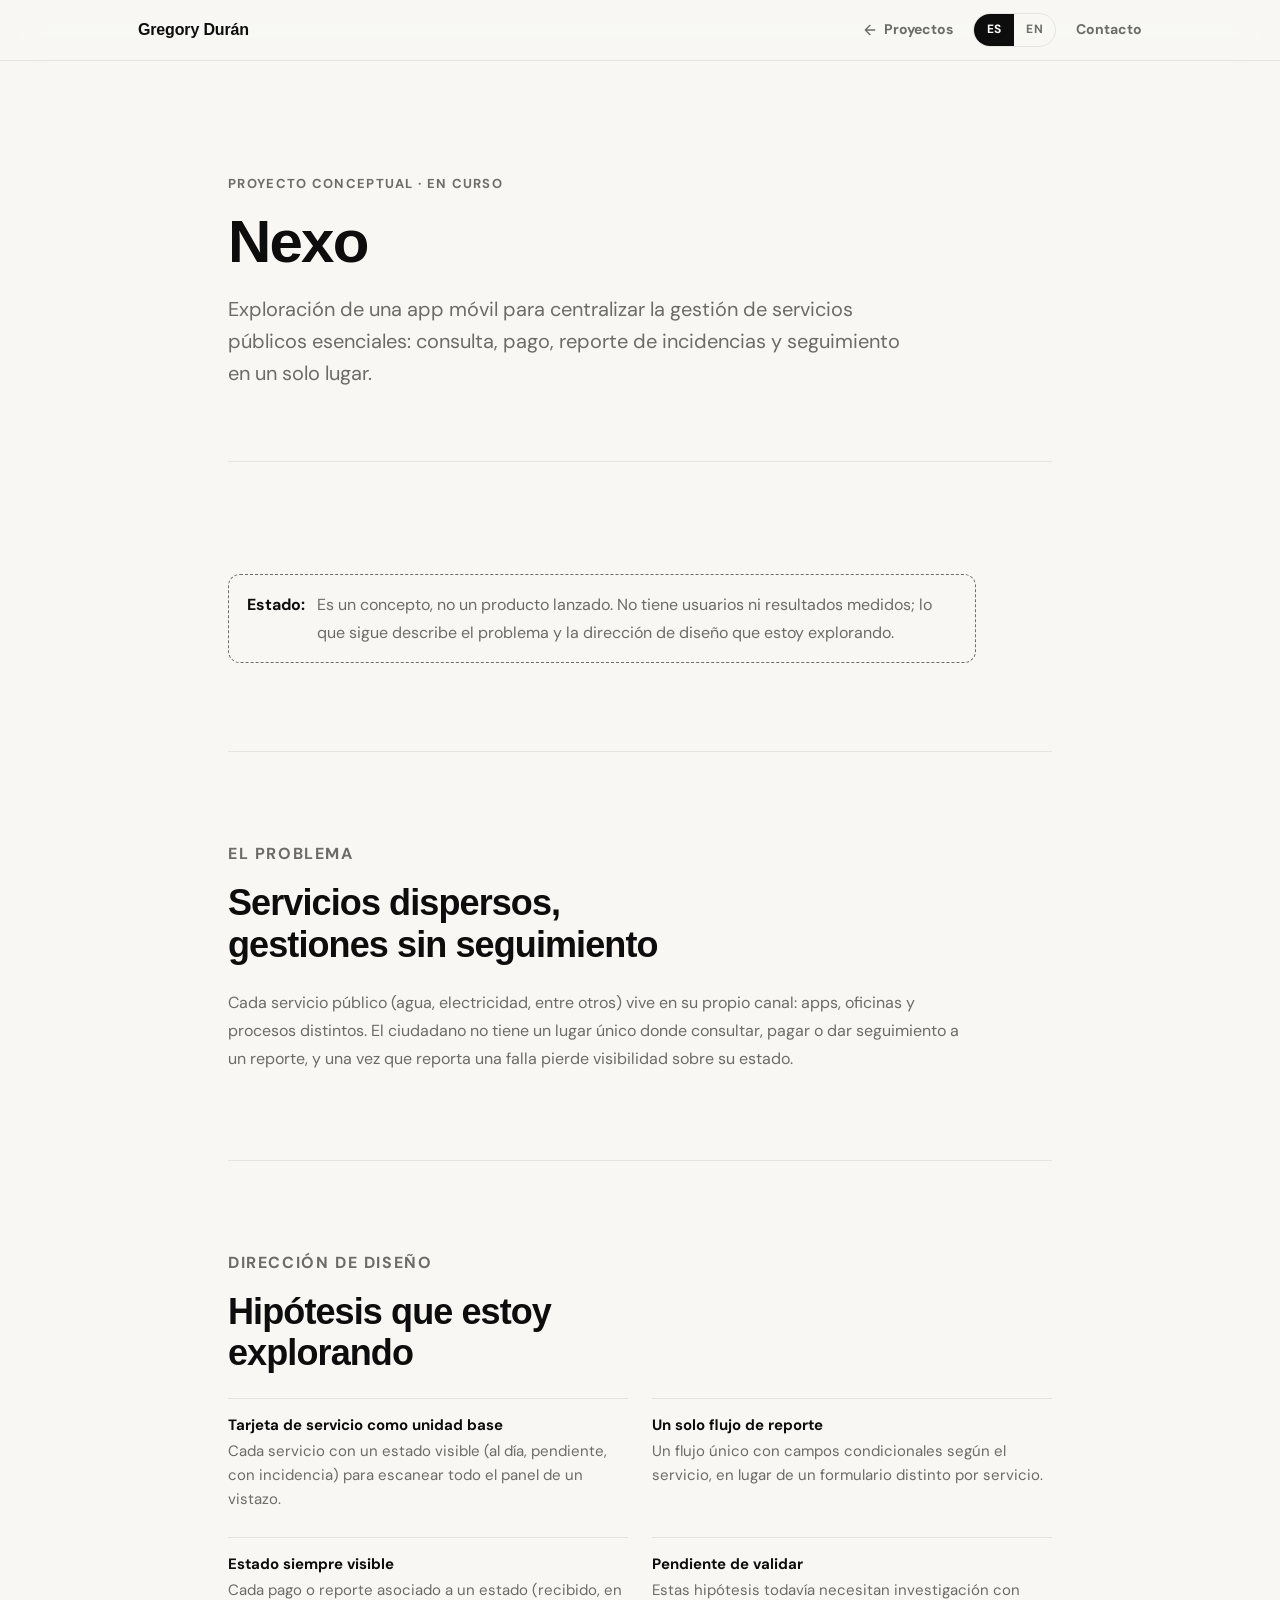
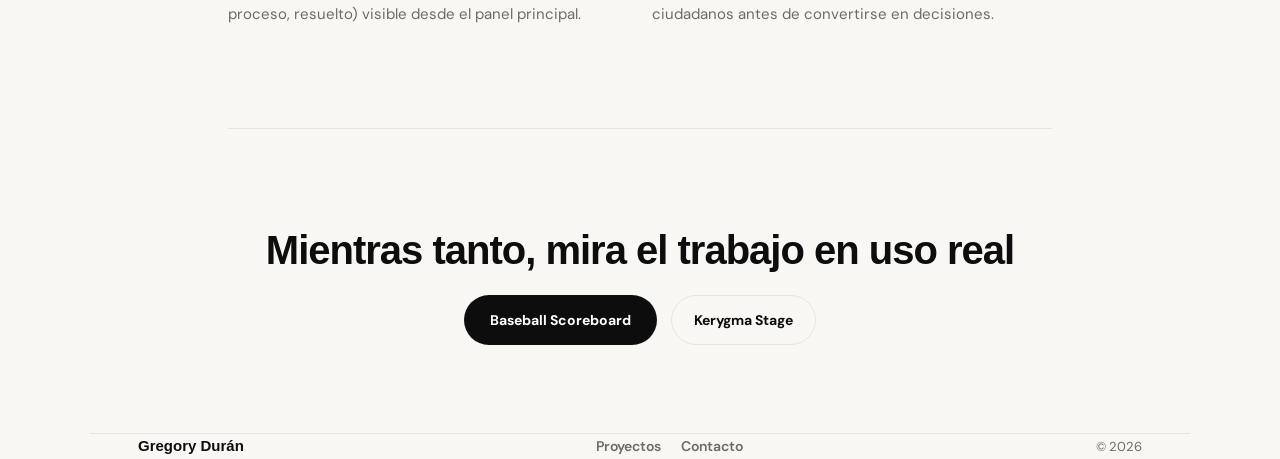
<file: proyectos/nexo.html>
<!DOCTYPE html>
<html lang="es">
<head>
<meta charset="UTF-8">
<meta name="viewport" content="width=device-width, initial-scale=1.0">
<title data-i18n="meta.nexo.title">Nexo — Proyecto conceptual | Gregory Durán</title>
<meta name="description" content="Nexo: proyecto conceptual en curso para centralizar la gestión de servicios públicos en una app móvil.">
<!-- Proyecto conceptual en curso: no aparece en la home ni en el sitemap hasta tener material suficiente. -->
<meta name="robots" content="noindex, follow">
<link rel="canonical" href="https://gregorymduran.github.io/proyectos/nexo.html">
<meta name="theme-color" content="#F8F7F4">
<link rel="icon"
  href="data:image/svg+xml,%3Csvg xmlns='http://www.w3.org/2000/svg' viewBox='0 0 100 100'%3E%3Crect width='100' height='100' rx='22' fill='%230D0D0D'/%3E%3Ctext x='50' y='70' font-family='Arial,sans-serif' font-size='58' font-weight='900' fill='%23F8F7F4' text-anchor='middle'%3EG%3C/text%3E%3C/svg%3E">
<script>document.documentElement.classList.add('js');</script>
<link rel="preconnect" href="https://fonts.googleapis.com">
<link rel="preconnect" href="https://fonts.gstatic.com" crossorigin>
<link rel="preconnect" href="https://api.fontshare.com" crossorigin>
<link href="https://fonts.googleapis.com/css2?family=DM+Sans:wght@400;500;700&display=swap" rel="stylesheet">
<link rel="stylesheet" href="https://api.fontshare.com/v2/css?f[]=satoshi@700,800,900&display=swap">
<link rel="stylesheet" href="../css/base.css">
<link rel="stylesheet" href="./project-shared.css">
</head>
<body class="project nexo">

<a href="#main" class="skip" data-i18n="skip">Saltar al contenido</a>

<header class="nav" id="siteNav">
  <div class="g-wide nav-row">
    <a href="../index.html" class="nav-name">Gregory Durán</a>
    <div class="nav-right">
      <a href="../index.html#work" class="nav-back">
        <svg viewBox="0 0 24 24" fill="none" stroke="currentColor" stroke-width="2" stroke-linecap="round" stroke-linejoin="round" aria-hidden="true"><path d="M19 12H5M12 19l-7-7 7-7"/></svg>
        <span data-i18n="case.nav.back">Proyectos</span>
      </a>
      <div class="lang-toggle" role="group" aria-label="Idioma / Language">
        <button type="button" id="btnEs" class="active" lang="es" aria-pressed="true" aria-label="Español">ES</button>
        <button type="button" id="btnEn" lang="en" aria-pressed="false" aria-label="English">EN</button>
      </div>
      <a href="../index.html#contact" class="nav-contact-lnk" data-i18n="navigation.contact">Contacto</a>
    </div>
  </div>
</header>

<main id="main">
  <div class="g">
    <header class="case-hero">
      <p class="eyebrow rv" data-i18n="case.nexo.hero.eyebrow">Proyecto conceptual · En curso</p>
      <h1 class="rv">Nexo</h1>
      <p class="subtitle rv" data-i18n="case.nexo.hero.subtitle">Exploración de una app móvil para centralizar la gestión de servicios públicos esenciales: consulta, pago, reporte de incidencias y seguimiento en un solo lugar.</p>
    </header>
  </div>

  <div class="g">
    <section class="cs" aria-labelledby="t-nexo-status">
      <p class="evidence rv"><strong data-i18n="case.nexo.status.label">Estado:</strong> <span id="t-nexo-status" data-i18n="case.nexo.status.body">Es un concepto, no un producto lanzado. No tiene usuarios ni resultados medidos; lo que sigue describe el problema y la dirección de diseño que estoy explorando.</span></p>
    </section>
  </div>

  <div class="g">
    <section class="cs" aria-labelledby="t-nexo-problem">
      <div class="sec-head rv">
        <p class="sec-num"><span data-i18n="case.sec.problem">El problema</span></p>
        <h2 id="t-nexo-problem" data-i18n="case.nexo.problem.heading">Servicios dispersos, gestiones sin seguimiento</h2>
      </div>
      <p class="rv" data-i18n="case.nexo.problem.body">Cada servicio público (agua, electricidad, entre otros) vive en su propio canal: apps, oficinas y procesos distintos. El ciudadano no tiene un lugar único donde consultar, pagar o dar seguimiento a un reporte, y una vez que reporta una falla pierde visibilidad sobre su estado.</p>
    </section>
  </div>

  <div class="g">
    <section class="cs" aria-labelledby="t-nexo-direction">
      <div class="sec-head rv">
        <p class="sec-num"><span data-i18n="case.nexo.direction.eyebrow">Dirección de diseño</span></p>
        <h2 id="t-nexo-direction" data-i18n="case.nexo.direction.heading">Hipótesis que estoy explorando</h2>
      </div>
      <ul class="minor rv">
        <li><strong data-i18n="case.nexo.decisions.card1.title">Tarjeta de servicio como unidad base</strong><span data-i18n="case.nexo.decisions.card1.body">Cada servicio con un estado visible (al día, pendiente, con incidencia) para escanear todo el panel de un vistazo.</span></li>
        <li><strong data-i18n="case.nexo.decisions.card2.title">Un solo flujo de reporte</strong><span data-i18n="case.nexo.decisions.card2.body">Un flujo único con campos condicionales según el servicio, en lugar de un formulario distinto por servicio.</span></li>
        <li><strong data-i18n="case.nexo.decisions.card3.title">Estado siempre visible</strong><span data-i18n="case.nexo.decisions.card3.body">Cada pago o reporte asociado a un estado (recibido, en proceso, resuelto) visible desde el panel principal.</span></li>
        <li><strong data-i18n="case.nexo.decisions.card4.title">Pendiente de validar</strong><span data-i18n="case.nexo.decisions.card4.body">Estas hipótesis todavía necesitan investigación con ciudadanos antes de convertirse en decisiones.</span></li>
      </ul>
    </section>
  </div>

  <div class="g">
    <section class="case-cta rv" aria-labelledby="t-cta">
      <h2 id="t-cta" data-i18n="case.nexo.cta.title">Mientras tanto, mira el trabajo en uso real</h2>
      <div class="cta-row">
        <a href="./baseball-scoreboard.html" class="btn-fill">Baseball Scoreboard</a>
        <a href="./kerygma-stage.html" class="btn-line">Kerygma Stage</a>
      </div>
    </section>
  </div>
</main>

<footer class="g-wide footer">
  <span class="footer-name">Gregory Durán</span>
  <nav class="footer-links" data-i18n-aria="footer.navLabel" aria-label="Enlaces del pie de página">
    <a href="../index.html#work" data-i18n="navigation.work">Proyectos</a>
    <a href="../index.html#contact" data-i18n="navigation.contact">Contacto</a>
  </nav>
  <span class="footer-copy">© 2026</span>
</footer>

<script src="../js/i18n.js"></script>
<script src="../js/main.js"></script>
</body>
</html>
</file>
<file: css/base.css>
/* Reglas compartidas por index.html y las páginas de proyectos/.
   Solo vive aquí lo que era byte-idéntico en los <style> inline de cada página. */

:root {
  --bg: #F8F7F4;
  --surface: #FFFFFF;
  --ink: #0D0D0D;
  --ink-2: #6B6B68;
  --ink-3: #6E6E69;
  --line: #E6E4E0;
  --ease: 240ms cubic-bezier(.16, 1, .3, 1);
}

*,
*::before,
*::after {
  box-sizing: border-box;
  margin: 0;
  padding: 0;
}

html {
  scroll-behavior: smooth;
}

img,
svg {
  display: block;
  max-width: 100%;
}

button {
  font: inherit;
  cursor: pointer;
  background: none;
  border: none;
}

a {
  color: inherit;
  text-decoration: none;
}

ul {
  list-style: none;
}

@media (prefers-reduced-motion: reduce) {
  *,
  *::before,
  *::after {
    animation-duration: .01ms !important;
    animation-iteration-count: 1 !important;
    transition-duration: .01ms !important;
  }

  html {
    scroll-behavior: auto;
  }
}

.sr-only {
  position: absolute;
  width: 1px;
  height: 1px;
  padding: 0;
  margin: -1px;
  overflow: hidden;
  clip: rect(0, 0, 0, 0);
  white-space: nowrap;
  border: 0;
}

.skip {
  position: absolute;
  left: -999px;
  top: 0;
  background: var(--ink);
  color: #fff;
  padding: 12px 20px;
  font-weight: 700;
  z-index: 200;
}

.skip:focus {
  left: 0;
}

a:focus-visible,
button:focus-visible,
[tabindex]:focus-visible {
  outline: 2px solid var(--ink);
  outline-offset: 3px;
  border-radius: 4px;
}

.nav {
  position: sticky;
  top: 0;
  z-index: 100;
  border-bottom: 1px solid transparent;
  background: rgba(248, 247, 244, .88);
  backdrop-filter: blur(18px);
  -webkit-backdrop-filter: blur(18px);
  transition: border-color var(--ease);
}

.nav.is-scrolled {
  border-color: var(--line);
}

.nav-name {
  font-family: 'Satoshi', sans-serif;
  font-weight: 900;
  font-size: 16px;
  letter-spacing: -.01em;
}

.btn-fill {
  display: inline-flex;
  align-items: center;
  gap: 7px;
  height: 50px;
  padding: 0 26px;
  border-radius: 99px;
  background: var(--ink);
  color: #fff;
  font-weight: 700;
  font-size: 14px;
  transition: opacity var(--ease), transform var(--ease);
}

.btn-fill:hover {
  opacity: .82;
  transform: translateY(-1px);
}

.footer {
  border-top: 1px solid var(--line);
  padding: 24px 0;
  display: flex;
  justify-content: space-between;
  align-items: center;
  flex-wrap: wrap;
  gap: 8px;
}

.lang-toggle {
  display: flex;
  align-items: center;
  border: 1.5px solid var(--line);
  border-radius: 99px;
  overflow: hidden;
  height: 34px;
  flex-shrink: 0;
}

.lang-toggle button {
  height: 100%;
  min-width: 40px;
  padding: 0 12px;
  font-size: 12px;
  font-weight: 700;
  letter-spacing: .04em;
  color: var(--ink-3);
  transition: background var(--ease), color var(--ease);
  border-radius: 0;
}

.lang-toggle button.active {
  background: var(--ink);
  color: #fff;
}

.lang-toggle button:not(.active):hover {
  color: var(--ink);
}

/* Revelado al hacer scroll: solo se oculta el contenido si JS está activo
   (la clase .js la pone un script inline en <head>), así nunca queda invisible. */
.js .rv {
  opacity: 0;
  transform: translateY(14px);
  transition: opacity 520ms ease, transform 520ms ease;
}

.js .rv.in {
  opacity: 1;
  transform: none;
}

@media (prefers-reduced-motion: reduce) {
  .js .rv {
    opacity: 1;
    transform: none;
    transition: none;
  }
}

.lang-toggle button:focus-visible {
  outline-offset: -3px;
  border-radius: 99px;
}
</file>
<file: proyectos/project-shared.css>
/* Estilos compartidos por los casos de estudio (proyectos/*.html).
   Se carga después de css/base.css, que define tokens, reset, nav y botones base. */

body.project {
  --surface-2: #F2F2F0;
  --soft: #EAE8E4;
  --radius: 12px;
  --radius-lg: 20px;
  background: var(--bg);
  color: var(--ink);
  font-family: 'DM Sans', sans-serif;
  font-size: 16px;
  line-height: 1.65;
  -webkit-font-smoothing: antialiased;
}

body.project .g,
body.project .g-wide {
  max-width: 920px;
  margin: 0 auto;
  padding: 0 48px;
}

body.project .g-wide {
  max-width: 1100px;
}

@media (max-width: 860px) {
  body.project .g,
  body.project .g-wide {
    padding: 0 28px;
  }
}

@media (max-width: 540px) {
  body.project .g,
  body.project .g-wide {
    padding: 0 20px;
  }
}

/* ── Nav ───────────────────────────────────────── */
body.project .nav {
  border-bottom-color: var(--line);
}

body.project .nav-row {
  height: 60px;
  display: flex;
  align-items: center;
  justify-content: space-between;
  gap: 16px;
}

body.project .nav-right {
  display: flex;
  align-items: center;
  gap: 20px;
}

body.project .nav-back,
body.project .nav-contact-lnk {
  display: inline-flex;
  align-items: center;
  gap: 6px;
  font-size: 14px;
  font-weight: 700;
  color: var(--ink-2);
  transition: color var(--ease);
  min-height: 44px;
}

body.project .nav-back:hover,
body.project .nav-contact-lnk:hover {
  color: var(--ink);
}

body.project .nav-back svg {
  width: 16px;
  height: 16px;
}

@media (max-width: 540px) {
  /* El texto de "Volver" queda solo para lectores de pantalla: el enlace no pierde su nombre accesible. */
  body.project .nav-back span {
    position: absolute;
    width: 1px;
    height: 1px;
    overflow: hidden;
    clip: rect(0, 0, 0, 0);
    white-space: nowrap;
  }

  body.project .nav-back {
    min-width: 44px;
    justify-content: center;
  }

  body.project .nav-contact-lnk {
    display: none;
  }

  body.project .nav-right {
    gap: 12px;
  }
}

/* ── Hero ──────────────────────────────────────── */
body.project .case-hero {
  padding: clamp(56px, 9vw, 112px) 0 clamp(40px, 6vw, 72px);
}

body.project .eyebrow {
  font-size: 13px;
  font-weight: 700;
  letter-spacing: .1em;
  text-transform: uppercase;
  color: var(--ink-3);
  margin-bottom: 16px;
}

body.project .case-hero h1 {
  font-family: 'Satoshi', sans-serif;
  font-size: clamp(36px, 5.4vw, 60px);
  font-weight: 900;
  letter-spacing: -.03em;
  line-height: 1.05;
  margin-bottom: 20px;
}

body.project .case-hero .subtitle {
  font-size: clamp(17px, 1.8vw, 20px);
  color: var(--ink-2);
  max-width: 680px;
  line-height: 1.6;
}

body.project .hero-img {
  margin-top: clamp(32px, 5vw, 48px);
  border-radius: var(--radius-lg);
  overflow: hidden;
  border: 1px solid var(--line);
  background: var(--soft);
  aspect-ratio: 2 / 1;
}

body.project .hero-img img {
  width: 100%;
  height: 100%;
  object-fit: cover;
}

/* ── Overview (01) ─────────────────────────────── */
body.project .overview {
  display: grid;
  grid-template-columns: repeat(4, 1fr);
  border: 1px solid var(--line);
  border-radius: var(--radius);
  background: var(--surface);
  overflow: hidden;
  margin-top: 24px;
}

body.project .overview > div {
  padding: 18px 20px;
  border-right: 1px solid var(--line);
  border-bottom: 1px solid var(--line);
}

body.project .overview > div.wide {
  grid-column: span 2;
}

body.project .overview > div.full {
  grid-column: 1 / -1;
}

body.project .overview dt {
  font-size: 13px;
  font-weight: 700;
  letter-spacing: .06em;
  text-transform: uppercase;
  color: var(--ink-3);
  margin-bottom: 6px;
}

body.project .overview dd {
  font-size: 15px;
  color: var(--ink);
  line-height: 1.55;
}

@media (max-width: 760px) {
  body.project .overview {
    grid-template-columns: 1fr 1fr;
  }

  body.project .overview > div.wide {
    grid-column: 1 / -1;
  }
}

@media (max-width: 420px) {
  body.project .overview {
    grid-template-columns: 1fr;
  }
}

/* Recorrido del caso */
body.project .toc {
  margin-top: 24px;
}

body.project .toc ol {
  list-style: none;
  display: flex;
  flex-wrap: wrap;
  gap: 8px;
}

body.project .toc a {
  display: inline-flex;
  align-items: center;
  gap: 6px;
  min-height: 36px;
  padding: 6px 12px;
  border: 1px solid var(--line);
  border-radius: 99px;
  font-size: 14px;
  font-weight: 500;
  color: var(--ink-2);
  background: var(--surface);
  transition: color var(--ease), border-color var(--ease);
}

body.project .toc a span {
  font-family: 'Satoshi', sans-serif;
  font-weight: 700;
  color: var(--ink-3);
  font-variant-numeric: tabular-nums;
}

body.project .toc a:hover {
  color: var(--ink);
  border-color: var(--ink);
}

/* ── Secciones ─────────────────────────────────── */
body.project .cs {
  padding: clamp(48px, 7vw, 88px) 0;
  border-top: 1px solid var(--line);
  scroll-margin-top: 64px;
}

body.project .sec-head {
  margin-bottom: 24px;
}

body.project .sec-num {
  display: flex;
  align-items: center;
  gap: 10px;
  font-size: 13px;
  font-weight: 700;
  letter-spacing: .1em;
  text-transform: uppercase;
  color: var(--ink-3);
  margin-bottom: 12px;
}

body.project .sec-num b {
  font-family: 'Satoshi', sans-serif;
  font-weight: 800;
  color: var(--ink);
  letter-spacing: 0;
}

body.project .cs h2 {
  font-family: 'Satoshi', sans-serif;
  font-size: clamp(26px, 3.2vw, 36px);
  font-weight: 900;
  letter-spacing: -.025em;
  line-height: 1.16;
  max-width: 24ch;
}

body.project .cs h3 {
  font-family: 'Satoshi', sans-serif;
  font-size: 18px;
  font-weight: 800;
  letter-spacing: -.01em;
  line-height: 1.3;
  margin-bottom: 8px;
}

body.project .cs p {
  font-size: 16px;
  color: var(--ink-2);
  line-height: 1.72;
  margin-bottom: 14px;
  max-width: 68ch;
}

body.project .cs p:last-child {
  margin-bottom: 0;
}

body.project .cs p strong {
  color: var(--ink);
  font-weight: 700;
}

body.project .sub-head {
  font-size: 13px;
  font-weight: 700;
  letter-spacing: .1em;
  text-transform: uppercase;
  color: var(--ink-3);
  margin: 36px 0 14px;
}

/* Listas numeradas */
body.project .goal-list {
  display: flex;
  flex-direction: column;
  gap: 12px;
  margin-top: 16px;
}

body.project .goal-list li {
  display: flex;
  gap: 14px;
  align-items: flex-start;
  font-size: 16px;
  color: var(--ink);
  line-height: 1.55;
}

body.project .gi {
  width: 26px;
  height: 26px;
  border-radius: 50%;
  background: var(--soft);
  color: var(--ink);
  flex-shrink: 0;
  display: flex;
  align-items: center;
  justify-content: center;
  font-weight: 800;
  font-size: 13px;
}

/* Tarjetas */
body.project .cards {
  display: grid;
  grid-template-columns: repeat(2, 1fr);
  gap: 16px;
  margin-top: 20px;
}

body.project .cards.three {
  grid-template-columns: repeat(3, 1fr);
}

@media (max-width: 760px) {
  body.project .cards,
  body.project .cards.three {
    grid-template-columns: 1fr;
  }
}

body.project .card {
  background: var(--surface);
  border: 1px solid var(--line);
  border-radius: var(--radius);
  padding: 22px;
}

body.project .card p {
  font-size: 15px;
  line-height: 1.6;
}

body.project .card .need {
  margin-top: 10px;
  padding-top: 10px;
  border-top: 1px solid var(--line);
  font-size: 14px;
  color: var(--ink);
}

/* Enunciado del problema */
body.project .problem-statement {
  font-family: 'Satoshi', sans-serif;
  font-size: clamp(20px, 2.4vw, 26px);
  font-weight: 700;
  letter-spacing: -.015em;
  line-height: 1.35;
  color: var(--ink);
  padding-left: 20px;
  border-left: 3px solid var(--ink);
  margin: 8px 0 24px;
  max-width: 34ch;
}

/* Métodos de investigación */
body.project .methods {
  display: grid;
  grid-template-columns: repeat(2, 1fr);
  gap: 16px;
  margin-top: 20px;
}

@media (max-width: 640px) {
  body.project .methods {
    grid-template-columns: 1fr;
  }
}

body.project .method {
  border: 1px solid var(--line);
  border-radius: var(--radius);
  padding: 20px;
  background: var(--surface);
}

body.project .method .tag {
  display: inline-block;
  font-size: 12px;
  font-weight: 700;
  letter-spacing: .06em;
  text-transform: uppercase;
  color: var(--ink-2);
  background: var(--bg);
  border: 1px solid var(--line);
  border-radius: 99px;
  padding: 2px 10px;
  margin-bottom: 10px;
}

body.project .method p {
  font-size: 15px;
}

/* Nota de evidencia */
body.project .evidence {
  display: flex;
  gap: 12px;
  margin-top: 24px;
  padding: 16px 18px;
  border: 1px dashed var(--ink-3);
  border-radius: var(--radius);
  font-size: 15px;
  color: var(--ink-2);
  line-height: 1.6;
}

body.project .evidence strong {
  color: var(--ink);
  white-space: nowrap;
}

@media (max-width: 540px) {
  body.project .evidence {
    flex-direction: column;
    gap: 4px;
  }
}

/* Insights */
body.project .insights {
  display: flex;
  flex-direction: column;
  gap: 16px;
  margin-top: 20px;
}

body.project .insight {
  display: grid;
  grid-template-columns: 48px 1fr;
  gap: 4px 16px;
  padding: 22px;
  background: var(--surface);
  border: 1px solid var(--line);
  border-radius: var(--radius);
}

body.project .insight .n {
  grid-row: span 3;
  font-family: 'Satoshi', sans-serif;
  font-size: 28px;
  font-weight: 900;
  line-height: 1;
  color: var(--ink-3);
}

body.project .insight h3 {
  margin-bottom: 4px;
}

body.project .insight p {
  font-size: 15px;
}

body.project .insight .leads {
  font-size: 14px;
  font-weight: 700;
  color: var(--ink);
  margin-top: 6px;
}

@media (max-width: 540px) {
  body.project .insight {
    grid-template-columns: 1fr;
  }

  body.project .insight .n {
    grid-row: auto;
    font-size: 22px;
    margin-bottom: 6px;
  }
}

/* Decisiones: Problema → Insight → Decisión → Por qué */
body.project .decisions {
  display: flex;
  flex-direction: column;
  gap: 24px;
  margin-top: 24px;
}

body.project .decision {
  background: var(--surface);
  border: 1px solid var(--line);
  border-radius: var(--radius-lg);
  overflow: hidden;
}

body.project .decision-head {
  display: flex;
  align-items: baseline;
  gap: 14px;
  padding: 24px 24px 0;
}

body.project .decision-head .n {
  font-family: 'Satoshi', sans-serif;
  font-size: 14px;
  font-weight: 800;
  color: var(--ink-3);
  flex-shrink: 0;
}

body.project .decision-head h3 {
  font-size: clamp(19px, 2vw, 22px);
  margin: 0;
}

body.project .pidw {
  display: grid;
  grid-template-columns: repeat(4, 1fr);
  gap: 0;
  margin: 20px 24px 24px;
  border: 1px solid var(--line);
  border-radius: var(--radius);
  overflow: hidden;
}

body.project .pidw > div {
  padding: 16px;
  border-right: 1px solid var(--line);
  position: relative;
}

body.project .pidw > div:last-child {
  border-right: 0;
}

body.project .pidw dt {
  font-size: 12px;
  font-weight: 700;
  letter-spacing: .08em;
  text-transform: uppercase;
  color: var(--ink-3);
  margin-bottom: 6px;
}

body.project .pidw dd {
  font-size: 15px;
  color: var(--ink);
  line-height: 1.55;
}

body.project .pidw > div.is-decision {
  background: var(--ink);
}

body.project .pidw > div.is-decision dt {
  color: #BDBDB8;
}

body.project .pidw > div.is-decision dd {
  color: #fff;
}

@media (max-width: 860px) {
  body.project .pidw {
    grid-template-columns: 1fr 1fr;
  }

  body.project .pidw > div:nth-child(2) {
    border-right: 0;
  }

  body.project .pidw > div:nth-child(-n+2) {
    border-bottom: 1px solid var(--line);
  }
}

@media (max-width: 540px) {
  body.project .pidw {
    grid-template-columns: 1fr;
    margin: 16px;
  }

  body.project .pidw > div {
    border-right: 0;
    border-bottom: 1px solid var(--line);
  }

  body.project .pidw > div:last-child {
    border-bottom: 0;
  }

  body.project .decision-head {
    padding: 20px 16px 0;
  }
}

body.project .decision .tradeoff {
  margin: -8px 24px 24px;
  font-size: 15px;
  color: var(--ink-2);
  line-height: 1.6;
}

body.project .decision .tradeoff strong {
  color: var(--ink);
}

body.project .decision figure {
  margin: 0 24px 24px;
}

@media (max-width: 540px) {
  body.project .decision .tradeoff {
    margin: -4px 16px 20px;
  }

  body.project .decision figure {
    margin: 0 16px 16px;
  }
}

/* Decisiones menores */
body.project .minor {
  display: grid;
  grid-template-columns: repeat(2, 1fr);
  gap: 12px 24px;
  margin-top: 16px;
}

@media (max-width: 640px) {
  body.project .minor {
    grid-template-columns: 1fr;
  }
}

body.project .minor li {
  padding: 14px 0;
  border-top: 1px solid var(--line);
  font-size: 15px;
  color: var(--ink-2);
  line-height: 1.6;
}

body.project .minor li strong {
  display: block;
  color: var(--ink);
  font-weight: 700;
  margin-bottom: 2px;
}

/* Iteración: Antes → Exploración → Después */
body.project .iteration {
  display: grid;
  grid-template-columns: 1fr 1fr 1.25fr;
  gap: 16px;
  margin-top: 24px;
  align-items: stretch;
}

@media (max-width: 900px) {
  body.project .iteration {
    grid-template-columns: 1fr;
  }
}

body.project .stage {
  display: flex;
  flex-direction: column;
  border: 1px solid var(--line);
  border-radius: var(--radius);
  background: var(--surface);
  padding: 20px;
  position: relative;
}

body.project .stage.before {
  background: var(--surface-2);
}

body.project .stage .stage-label {
  font-size: 12px;
  font-weight: 800;
  letter-spacing: .08em;
  text-transform: uppercase;
  color: var(--ink-2);
  margin-bottom: 10px;
}

body.project .stage.after .stage-label {
  color: var(--ink);
}

body.project .stage ul {
  display: flex;
  flex-direction: column;
  gap: 8px;
}

body.project .stage li {
  font-size: 15px;
  color: var(--ink);
  line-height: 1.5;
  padding-left: 14px;
  position: relative;
}

body.project .stage li::before {
  content: '';
  position: absolute;
  left: 0;
  top: .6em;
  width: 5px;
  height: 5px;
  border-radius: 50%;
  background: var(--ink-3);
}

body.project .stage .screen-frame {
  margin-top: 16px;
}

body.project .stage .discarded {
  margin-top: 14px;
  padding-top: 12px;
  border-top: 1px dashed var(--line);
  font-size: 14px;
  color: var(--ink-2);
}

body.project .stage .discarded strong {
  color: var(--ink);
}

body.project .iteration .arrow {
  display: none;
}

/* Diagrama simple del flujo (SVG inline) */
body.project .diagram {
  margin-top: 14px;
  border: 1px solid var(--line);
  border-radius: 10px;
  background: var(--bg);
  padding: 12px;
}

body.project .diagram svg {
  width: 100%;
  height: auto;
}

/* Timeline de iteraciones */
body.project .timeline {
  margin-top: 28px;
  border-left: 2px solid var(--line);
  padding-left: 22px;
  display: flex;
  flex-direction: column;
  gap: 20px;
}

body.project .timeline li {
  position: relative;
}

body.project .timeline li::before {
  content: '';
  position: absolute;
  left: -29px;
  top: 6px;
  width: 12px;
  height: 12px;
  border-radius: 50%;
  background: var(--bg);
  border: 2px solid var(--ink);
}

body.project .timeline h3 {
  font-size: 17px;
  margin-bottom: 4px;
}

body.project .timeline p {
  font-size: 15px;
}

/* Nota de IA dentro del proceso: discreta, como contexto */
body.project .ai-note {
  margin-top: 20px;
  padding-top: 14px;
  border-top: 1px solid var(--line);
}

body.project .ai-note p {
  font-size: 14px;
  margin: 0;
}

body.project .ai-note p strong {
  color: var(--ink);
}

/* Figuras / capturas */
body.project .figure-lg {
  margin-top: 28px;
}

body.project .figure-lg + .figure-lg {
  margin-top: 40px;
}

body.project .screen-frame {
  border-radius: var(--radius);
  overflow: hidden;
  border: 1px solid var(--line);
  background: var(--soft);
  aspect-ratio: 16 / 10;
}

body.project .screen-frame img {
  width: 100%;
  height: 100%;
  object-fit: cover;
  object-position: top center;
}

body.project .screen-cap {
  margin-top: 12px;
  font-size: 15px;
  color: var(--ink-2);
  line-height: 1.55;
  max-width: 72ch;
}

body.project .screen-cap strong {
  display: block;
  color: var(--ink);
  font-weight: 700;
  margin-bottom: 2px;
}

body.project .screens {
  display: grid;
  grid-template-columns: 1fr 1fr;
  gap: 32px 24px;
  margin-top: 24px;
}

@media (max-width: 680px) {
  body.project .screens {
    grid-template-columns: 1fr;
  }
}

/* Resultados */
body.project .results {
  display: grid;
  grid-template-columns: repeat(3, 1fr);
  gap: 16px;
  margin-top: 24px;
}

@media (max-width: 860px) {
  body.project .results {
    grid-template-columns: 1fr;
  }
}

body.project .result-col {
  border: 1px solid var(--line);
  border-radius: var(--radius);
  padding: 22px;
  background: var(--surface);
}

body.project .result-col.measured {
  background: var(--surface-2);
}

body.project .result-col.expected {
  background: transparent;
  border-style: dashed;
  border-color: var(--ink-3);
}

body.project .result-col h3 {
  font-size: 13px;
  font-family: 'DM Sans', sans-serif;
  font-weight: 700;
  letter-spacing: .08em;
  text-transform: uppercase;
  color: var(--ink-2);
  margin-bottom: 4px;
}

body.project .result-col .result-kind {
  font-size: 14px;
  color: var(--ink-2);
  margin-bottom: 16px;
}

body.project .stat {
  padding: 12px 0;
  border-top: 1px solid var(--line);
}

body.project .stat .v {
  display: block;
  font-family: 'Satoshi', sans-serif;
  font-size: clamp(26px, 3vw, 32px);
  font-weight: 900;
  letter-spacing: -.02em;
  line-height: 1.1;
  color: var(--ink);
}

body.project .stat .l,
body.project .result-col li {
  font-size: 15px;
  color: var(--ink-2);
  line-height: 1.5;
}

body.project .result-col ul {
  display: flex;
  flex-direction: column;
  gap: 10px;
}

body.project .result-col li {
  padding-top: 10px;
  border-top: 1px solid var(--line);
  color: var(--ink);
}

/* Aprendizajes */
body.project .learnings {
  display: grid;
  grid-template-columns: repeat(2, 1fr);
  gap: 28px 32px;
  margin-top: 24px;
}

@media (max-width: 760px) {
  body.project .learnings {
    grid-template-columns: 1fr;
  }
}

body.project .learning {
  border-left: 3px solid var(--ink);
  padding-left: 20px;
}

body.project .learning .k {
  font-size: 12px;
  font-weight: 700;
  letter-spacing: .08em;
  text-transform: uppercase;
  color: var(--ink-3);
  margin-bottom: 6px;
}

body.project .learning p {
  font-size: 15px;
}

/* Contexto técnico */
body.project .tech {
  display: grid;
  grid-template-columns: repeat(2, 1fr);
  gap: 16px;
  margin-top: 20px;
}

@media (max-width: 680px) {
  body.project .tech {
    grid-template-columns: 1fr;
  }
}

body.project .tech li {
  border: 1px solid var(--line);
  border-radius: var(--radius);
  padding: 20px;
  background: var(--surface);
}

body.project .tech li p {
  font-size: 15px;
}

body.project .tech .impact {
  margin-top: 10px;
  padding-top: 10px;
  border-top: 1px solid var(--line);
  color: var(--ink);
}

body.project .stack-chips {
  display: flex;
  flex-wrap: wrap;
  gap: 8px;
  margin-top: 20px;
}

body.project .stack-chips li {
  padding: 5px 12px;
  border-radius: 99px;
  border: 1px solid var(--line);
  background: var(--surface);
  font-size: 14px;
  font-weight: 500;
  color: var(--ink);
}

/* Otras funciones */
body.project .features {
  display: grid;
  grid-template-columns: repeat(2, 1fr);
  gap: 32px 24px;
  margin-top: 24px;
}

@media (max-width: 680px) {
  body.project .features {
    grid-template-columns: 1fr;
  }
}

/* CTA final */
body.project .case-cta {
  padding: clamp(48px, 7vw, 88px) 0;
  border-top: 1px solid var(--line);
  text-align: center;
}

body.project .case-cta h2 {
  font-family: 'Satoshi', sans-serif;
  font-size: clamp(26px, 3.6vw, 40px);
  font-weight: 900;
  letter-spacing: -.025em;
  margin-bottom: 12px;
}

body.project .case-cta p {
  font-size: 16px;
  color: var(--ink-2);
  margin: 0 auto 28px;
  max-width: 52ch;
}

body.project .cta-row {
  display: flex;
  justify-content: center;
  gap: 14px;
  flex-wrap: wrap;
}

body.project .btn-line {
  display: inline-flex;
  align-items: center;
  gap: 7px;
  height: 50px;
  padding: 0 22px;
  border-radius: 99px;
  font-weight: 700;
  font-size: 14px;
  color: var(--ink);
  border: 1.5px solid var(--line);
  transition: border-color var(--ease);
}

body.project .btn-line:hover {
  border-color: var(--ink);
}

/* Footer */
body.project .footer-name {
  font-family: 'Satoshi', sans-serif;
  font-weight: 900;
  font-size: 15px;
}

body.project .footer-links {
  display: flex;
  gap: 8px 20px;
  flex-wrap: wrap;
}

body.project .footer-links a {
  font-size: 14px;
  font-weight: 600;
  color: var(--ink-2);
  transition: color var(--ease);
}

body.project .footer-links a:hover {
  color: var(--ink);
}

body.project .footer-copy {
  font-size: 13px;
  color: var(--ink-3);
}

/* Visor de capturas (lightbox) — ver bindLightbox en js/main.js */
body.project .is-zoomable {
  cursor: zoom-in;
}

body.project .is-zoomable img {
  transition: transform var(--ease);
}

body.project .is-zoomable:hover img {
  transform: scale(1.02);
}

body.project .is-zoomable:focus-visible {
  outline: 2px solid var(--ink);
  outline-offset: 3px;
}

html.lightbox-open {
  overflow: hidden;
}

.lightbox {
  width: 100vw;
  height: 100dvh;
  max-width: none;
  max-height: none;
  margin: 0;
  padding: 0;
  border: 0;
  background: rgba(8, 8, 10, .96);
  color: #F8F7F4;
}

.lightbox::backdrop {
  background: rgba(8, 8, 10, .6);
}

.lightbox[open] {
  animation: lightbox-in 200ms ease-out;
}

@keyframes lightbox-in {
  from { opacity: 0; }
  to { opacity: 1; }
}

.lightbox-figure {
  width: 100%;
  height: 100%;
  margin: 0;
  padding: 64px 88px 24px;
  display: flex;
  flex-direction: column;
  align-items: center;
  justify-content: center;
  gap: 14px;
}

.lightbox-img {
  max-width: 100%;
  max-height: calc(100dvh - 140px);
  width: auto;
  height: auto;
  object-fit: contain;
  border-radius: 10px;
  box-shadow: 0 20px 60px rgba(0, 0, 0, .5);
}

.lightbox-cap {
  display: flex;
  gap: 14px;
  align-items: baseline;
  font-size: 14px;
  font-weight: 600;
  text-align: center;
}

.lightbox-count {
  font-size: 12px;
  font-variant-numeric: tabular-nums;
  color: rgba(248, 247, 244, .6);
}

.lightbox-btn {
  position: absolute;
  width: 44px;
  height: 44px;
  display: grid;
  place-items: center;
  border: 1px solid rgba(248, 247, 244, .2);
  border-radius: 50%;
  background: rgba(248, 247, 244, .08);
  color: inherit;
  cursor: pointer;
  transition: background var(--ease), border-color var(--ease);
}

.lightbox-btn:hover {
  background: rgba(248, 247, 244, .18);
  border-color: rgba(248, 247, 244, .4);
}

.lightbox-btn:focus-visible {
  outline: 2px solid #F8F7F4;
  outline-offset: 2px;
}

.lightbox-btn svg {
  width: 20px;
  height: 20px;
  fill: none;
  stroke: currentColor;
  stroke-width: 2;
  stroke-linecap: round;
  stroke-linejoin: round;
}

.lightbox-close { top: 14px; right: 16px; }
.lightbox-prev { left: 20px; top: 50%; transform: translateY(-50%); }
.lightbox-next { right: 20px; top: 50%; transform: translateY(-50%); }

@media (max-width: 640px) {
  .lightbox-figure { padding: 64px 12px 88px; }
  .lightbox-img { max-height: calc(100dvh - 200px); }
  .lightbox-prev, .lightbox-next { top: auto; bottom: 22px; transform: none; }
  .lightbox-prev { left: calc(50% - 56px); }
  .lightbox-next { right: calc(50% - 56px); }
}

@media (prefers-reduced-motion: reduce) {
  body.project .is-zoomable img { transition: none; }
  body.project .is-zoomable:hover img { transform: none; }
  .lightbox[open] { animation: none; }
}

body.project .diagram svg {
  max-width: 260px;
  margin: 0 auto;
}
</file>
